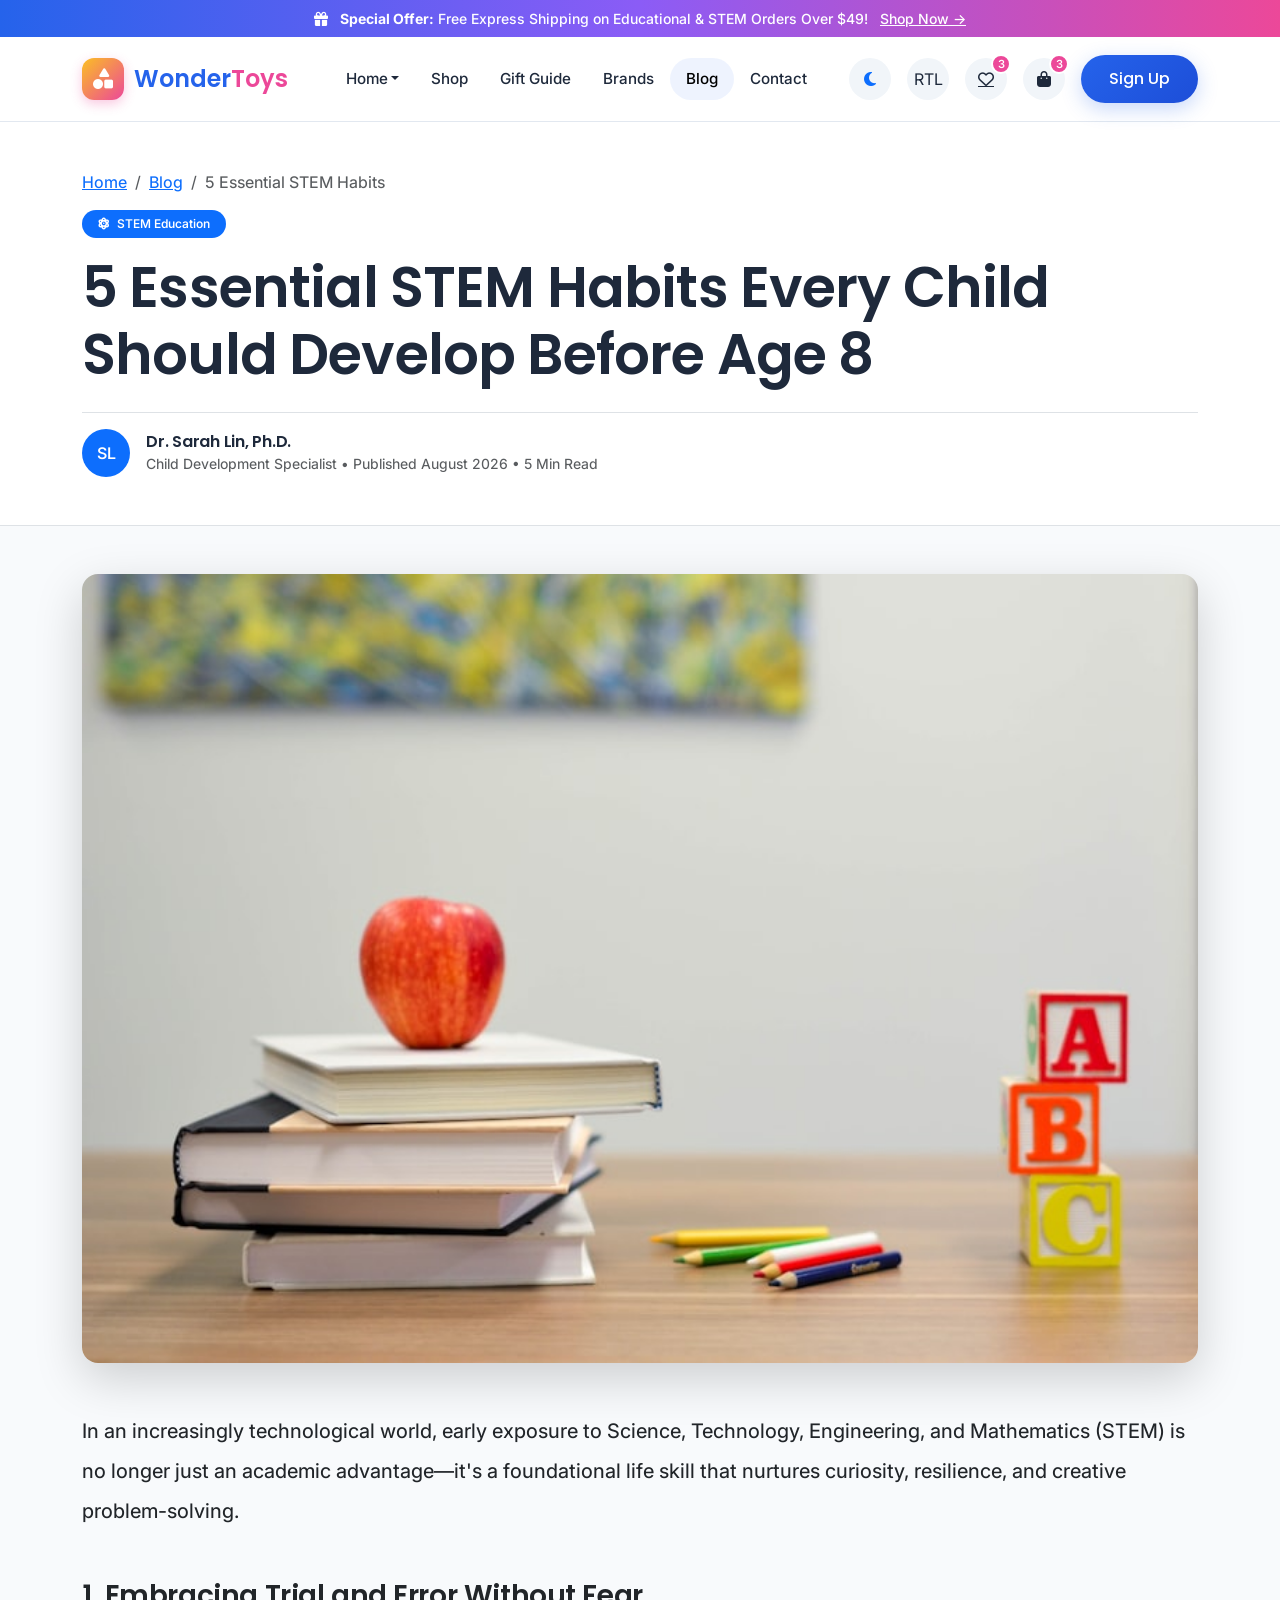
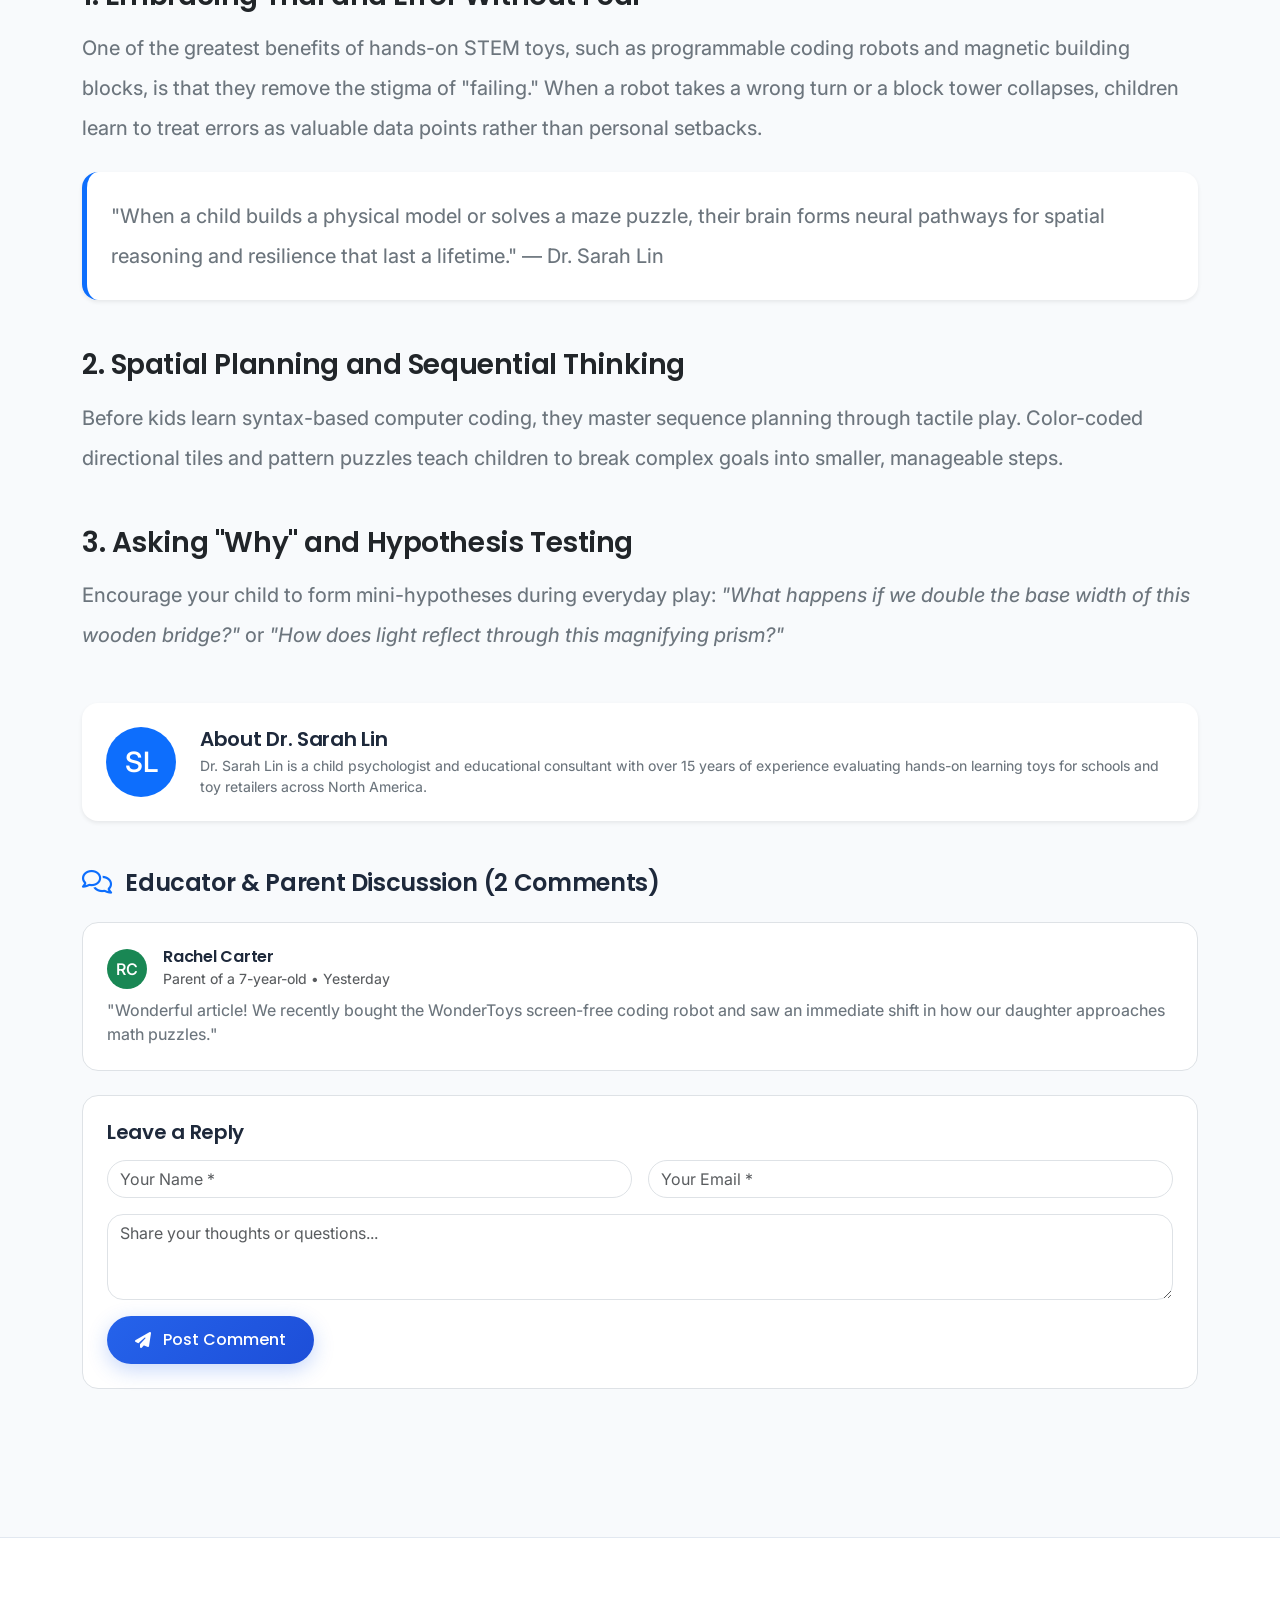
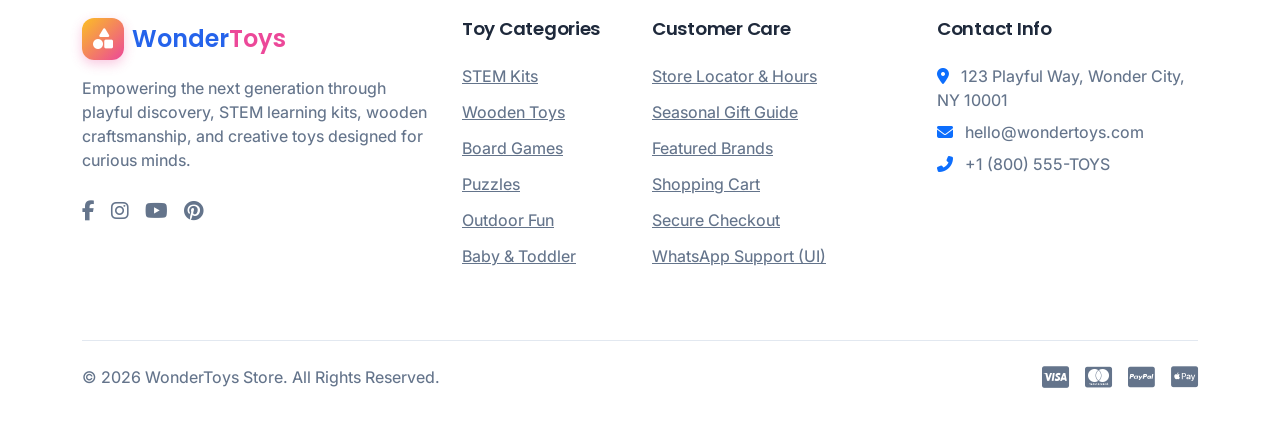
<file: blog-details.html>
<!DOCTYPE html>
<html lang="en" data-theme="light">
<head>
  <meta charset="UTF-8">
  <meta name="viewport" content="width=device-width, initial-scale=1.0">
  <title>5 Essential STEM Habits Every Child Should Develop Before Age 8 - WonderToys Blog</title>
  <meta name="description" content="Learn how hands-on coding bots, 3D puzzles, and spatial building blocks nurture critical thinking skills in young children.">
  <meta name="keywords" content="STEM habits kids, early childhood coding, STEM toys 6-8 years, child development guide">
  
  <!-- Favicon -->
  <link rel="icon" type="image/svg+xml" href="assets/images/favicon.svg">
  
  <link rel="stylesheet" href="assets/css/bootstrap.min.css">
  <link rel="stylesheet" href="assets/css/style.css">
  <link rel="stylesheet" href="assets/css/dark.css">
  <link rel="stylesheet" href="assets/css/rtl.css">
  <link rel="stylesheet" href="assets/css/animations.css">
  <link rel="stylesheet" href="https://cdnjs.cloudflare.com/ajax/libs/font-awesome/6.4.0/css/all.min.css">
</head>
<body>

  <!-- Top Announcement Bar -->
  <div class="top-bar text-center">
    <div class="container">
      <i class="fas fa-gift me-2"></i> <strong>Special Offer:</strong> Free Express Shipping on Educational & STEM Orders Over $49! <a href="shop.html" class="ms-2">Shop Now &rarr;</a>
    </div>
  </div>

  <!-- Main Navigation Header -->
  <header class="header-sticky">
    <nav class="navbar navbar-expand-xl py-3">
      <div class="container">
        <a class="navbar-brand" href="index.html">
          <div class="brand-icon"><i class="fas fa-shapes"></i></div>
          <span>Wonder<span style="color:var(--secondary-color);">Toys</span></span>
        </a>

        <button class="navbar-toggler border-0" type="button" data-bs-toggle="collapse" data-bs-target="#navbarMain" aria-controls="navbarMain" aria-expanded="false" aria-label="Toggle navigation">
          <i class="fas fa-bars fa-lg text-primary"></i>
        </button>

        <div class="collapse navbar-collapse" id="navbarMain">
          <ul class="navbar-menu navbar-nav mx-auto mb-2 mb-lg-0">
            <li class="nav-item dropdown">
              <a class="nav-link dropdown-toggle" href="#" role="button" data-bs-toggle="dropdown" aria-expanded="false">Home</a>
              <ul class="dropdown-menu">
                <li><a class="dropdown-item" href="index.html">Home 1 - Playful Retail</a></li>
                <li><a class="dropdown-item" href="home-2.html">Home 2 - Educational Boutique</a></li>
              </ul>
            </li>
            <li class="nav-item"><a class="nav-link" href="shop.html">Shop</a></li>
            <li class="nav-item"><a class="nav-link" href="gift-guide.html">Gift Guide</a></li>
            <li class="nav-item"><a class="nav-link" href="featured-brands.html">Brands</a></li>
            <li class="nav-item"><a class="nav-link active" href="blog.html">Blog</a></li>
            <li class="nav-item"><a class="nav-link" href="contact.html">Contact</a></li>
            <li class="nav-item d-xl-none mt-2 pt-2 border-top">
              <a href="signup.html" class="btn btn-toy-primary w-100 text-center"><i class="fas fa-user-plus me-1"></i> Sign Up</a>
            </li>
          </ul>

          <div class="d-flex align-items-center gap-3">
            <button class="header-action-btn theme-toggle-btn" title="Toggle Theme">
              <i class="fas fa-moon text-primary"></i>
            </button>
            <button class="header-action-btn rtl-toggle-btn" title="Toggle RTL/LTR Layout" onclick="toggleRTL()">RTL</button>
            <a href="wishlist.html" class="header-action-btn" title="Wishlist">
              <i class="far fa-heart"></i>
              <span class="badge-count wishlist-badge-count">0</span>
            </a>
            <a href="cart.html" class="header-action-btn" title="Shopping Cart">
              <i class="fas fa-shopping-bag"></i>
              <span class="badge-count cart-badge-count">0</span>
            </a>
            <a href="signup.html" class="btn btn-toy-primary d-none d-xl-inline-flex">Sign Up</a>
          </div>
        </div>
      </div>
    </nav>
  </header>

  <!-- Article Banner -->
  <section class="py-5 bg-white border-bottom">
    <div class="container max-w-4xl">
      <nav aria-label="breadcrumb">
        <ol class="breadcrumb mb-3">
          <li class="breadcrumb-item"><a href="index.html">Home</a></li>
          <li class="breadcrumb-item"><a href="blog.html">Blog</a></li>
          <li class="breadcrumb-item active">5 Essential STEM Habits</li>
        </ol>
      </nav>

      <span class="badge bg-primary rounded-pill px-3 py-2 fw-bold mb-3"><i class="fas fa-atom me-1"></i> STEM Education</span>
      <h1 class="display-4 fw-bold mb-4">5 Essential STEM Habits Every Child Should Develop Before Age 8</h1>

      <div class="d-flex align-items-center gap-3 pt-3 border-top">
        <div class="bg-primary text-white rounded-circle d-flex align-items-center justify-content-center fw-bold" style="width:48px; height:48px;">SL</div>
        <div>
          <h6 class="mb-0 fw-bold">Dr. Sarah Lin, Ph.D.</h6>
          <small class="text-muted">Child Development Specialist • Published August 2026 • 5 Min Read</small>
        </div>
      </div>
    </div>
  </section>

  <!-- Article Body -->
  <section class="py-5">
    <div class="container max-w-4xl">
      <img src="assets/images/blog/blog-1.jpg" alt="STEM Habits Article Banner" class="img-fluid rounded-4 shadow-lg mb-5 w-100">

      <article class="lh-lg fs-5 text-secondary">
        <p class="lead text-dark fw-medium mb-4">In an increasingly technological world, early exposure to Science, Technology, Engineering, and Mathematics (STEM) is no longer just an academic advantage—it's a foundational life skill that nurtures curiosity, resilience, and creative problem-solving.</p>

        <h3 class="fw-bold text-dark mt-5 mb-3">1. Embracing Trial and Error Without Fear</h3>
        <p>One of the greatest benefits of hands-on STEM toys, such as programmable coding robots and magnetic building blocks, is that they remove the stigma of "failing." When a robot takes a wrong turn or a block tower collapses, children learn to treat errors as valuable data points rather than personal setbacks.</p>

        <blockquote class="p-4 my-4 rounded-4 border-start border-5 border-primary bg-white shadow-sm font-italic">
          "When a child builds a physical model or solves a maze puzzle, their brain forms neural pathways for spatial reasoning and resilience that last a lifetime." — Dr. Sarah Lin
        </blockquote>

        <h3 class="fw-bold text-dark mt-5 mb-3">2. Spatial Planning and Sequential Thinking</h3>
        <p>Before kids learn syntax-based computer coding, they master sequence planning through tactile play. Color-coded directional tiles and pattern puzzles teach children to break complex goals into smaller, manageable steps.</p>

        <h3 class="fw-bold text-dark mt-5 mb-3">3. Asking "Why" and Hypothesis Testing</h3>
        <p>Encourage your child to form mini-hypotheses during everyday play: <em>"What happens if we double the base width of this wooden bridge?"</em> or <em>"How does light reflect through this magnifying prism?"</em></p>
      </article>

      <!-- Author Bio Box -->
      <div class="card border-0 shadow-sm rounded-4 p-4 my-5 bg-white">
        <div class="d-flex align-items-center gap-4">
          <div class="bg-primary text-white rounded-circle d-flex align-items-center justify-content-center fw-bold fs-3" style="width:70px; height:70px; flex-shrink:0;">SL</div>
          <div>
            <h5 class="fw-bold mb-1">About Dr. Sarah Lin</h5>
            <p class="text-secondary small mb-0">Dr. Sarah Lin is a child psychologist and educational consultant with over 15 years of experience evaluating hands-on learning toys for schools and toy retailers across North America.</p>
          </div>
        </div>
      </div>

      <!-- Comments Section -->
      <div class="mt-5">
        <h4 class="fw-bold mb-4"><i class="far fa-comments text-primary me-2"></i> Educator & Parent Discussion (2 Comments)</h4>
        
        <div class="mb-4 p-4 rounded-4 bg-white border">
          <div class="d-flex align-items-center gap-3 mb-2">
            <div class="bg-success text-white rounded-circle d-flex align-items-center justify-content-center fw-bold" style="width:40px; height:40px;">RC</div>
            <div>
              <h6 class="mb-0 fw-bold">Rachel Carter</h6>
              <small class="text-muted">Parent of a 7-year-old • Yesterday</small>
            </div>
          </div>
          <p class="text-secondary mb-0">"Wonderful article! We recently bought the WonderToys screen-free coding robot and saw an immediate shift in how our daughter approaches math puzzles."</p>
        </div>

        <!-- Add Comment Form -->
        <div class="p-4 rounded-4 bg-white border">
          <h5 class="fw-bold mb-3">Leave a Reply</h5>
          <form onsubmit="event.preventDefault(); showToast('Comment submitted for moderation!', 'success'); this.reset();">
            <div class="row g-3">
              <div class="col-md-6">
                <input type="text" class="form-control rounded-pill" placeholder="Your Name *" required>
              </div>
              <div class="col-md-6">
                <input type="email" class="form-control rounded-pill" placeholder="Your Email *" required>
              </div>
              <div class="col-12">
                <textarea class="form-control rounded-4" rows="3" placeholder="Share your thoughts or questions..." required></textarea>
              </div>
              <div class="col-12">
                <button type="submit" class="btn btn-toy-primary rounded-pill"><i class="fas fa-paper-plane me-1"></i> Post Comment</button>
              </div>
            </div>
          </form>
        </div>
      </div>

    </div>
  </section>

  <!-- Footer -->
  <footer class="footer">
    <div class="container">
      <div class="row g-4">
        <!-- Col 1: Store Story -->
        <div class="col-lg-4 col-md-6">
          <a class="navbar-brand mb-3 d-inline-flex align-items-center gap-2" href="index.html">
            <div class="brand-icon"><i class="fas fa-shapes"></i></div>
            <span>Wonder<span style="color:var(--secondary-color);">Toys</span></span>
          </a>
          <p class="text-muted mb-4">Empowering the next generation through playful discovery, STEM learning kits, wooden craftsmanship, and creative toys designed for curious minds.</p>
          <div class="d-flex gap-3 fs-5">
            <a href="#" class="text-muted hover-text-white"><i class="fab fa-facebook-f"></i></a>
            <a href="#" class="text-muted hover-text-white"><i class="fab fa-instagram"></i></a>
            <a href="#" class="text-muted hover-text-white"><i class="fab fa-youtube"></i></a>
            <a href="#" class="text-muted hover-text-white"><i class="fab fa-pinterest"></i></a>
          </div>
        </div>

        <!-- Col 2: Categories -->
        <div class="col-lg-2 col-md-6">
          <h5>Toy Categories</h5>
          <ul class="footer-links">
            <li><a href="shop.html?cat=stem">STEM Kits</a></li>
            <li><a href="shop.html?cat=wooden">Wooden Toys</a></li>
            <li><a href="shop.html?cat=board-games">Board Games</a></li>
            <li><a href="shop.html?cat=puzzles">Puzzles</a></li>
            <li><a href="shop.html?cat=outdoor">Outdoor Fun</a></li>
            <li><a href="shop.html?cat=baby">Baby & Toddler</a></li>
          </ul>
        </div>

        <!-- Col 3: Customer Support -->
        <div class="col-lg-3 col-md-6">
          <h5>Customer Care</h5>
          <ul class="footer-links">
            <li><a href="contact.html">Store Locator & Hours</a></li>
            <li><a href="gift-guide.html">Seasonal Gift Guide</a></li>
            <li><a href="featured-brands.html">Featured Brands</a></li>
            <li><a href="cart.html">Shopping Cart</a></li>
            <li><a href="checkout.html">Secure Checkout</a></li>
            <li><a href="contact.html">WhatsApp Support (UI)</a></li>
          </ul>
        </div>

        <!-- Col 4: Contact Info -->
        <div class="col-lg-3 col-md-6">
          <h5>Contact Info</h5>
          <p class="text-muted mb-2"><i class="fas fa-map-marker-alt text-primary me-2"></i> 123 Playful Way, Wonder City, NY 10001</p>
          <p class="text-muted mb-2"><i class="fas fa-envelope text-primary me-2"></i> hello@wondertoys.com</p>
          <p class="text-muted mb-3"><i class="fas fa-phone-alt text-primary me-2"></i> +1 (800) 555-TOYS</p>
        </div>
      </div>

      <div class="footer-bottom text-center text-md-between d-flex flex-column flex-md-row align-items-center justify-content-between">
        <p class="mb-0 text-muted">&copy; 2026 WonderToys Store. All Rights Reserved.</p>
        <div class="d-flex gap-3 text-muted fs-4 mt-3 mt-md-0">
          <i class="fab fa-cc-visa"></i>
          <i class="fab fa-cc-mastercard"></i>
          <i class="fab fa-cc-paypal"></i>
          <i class="fab fa-cc-apple-pay"></i>
        </div>
      </div>
    </div>
  </footer>

  <script src="https://cdn.jsdelivr.net/npm/bootstrap@5.3.2/dist/js/bootstrap.bundle.min.js"></script>
  <script src="assets/js/theme-toggle.js"></script>
  <script src="assets/js/rtl-toggle.js"></script>
  <script src="assets/js/main.js"></script>
</body>
</html>
</file>
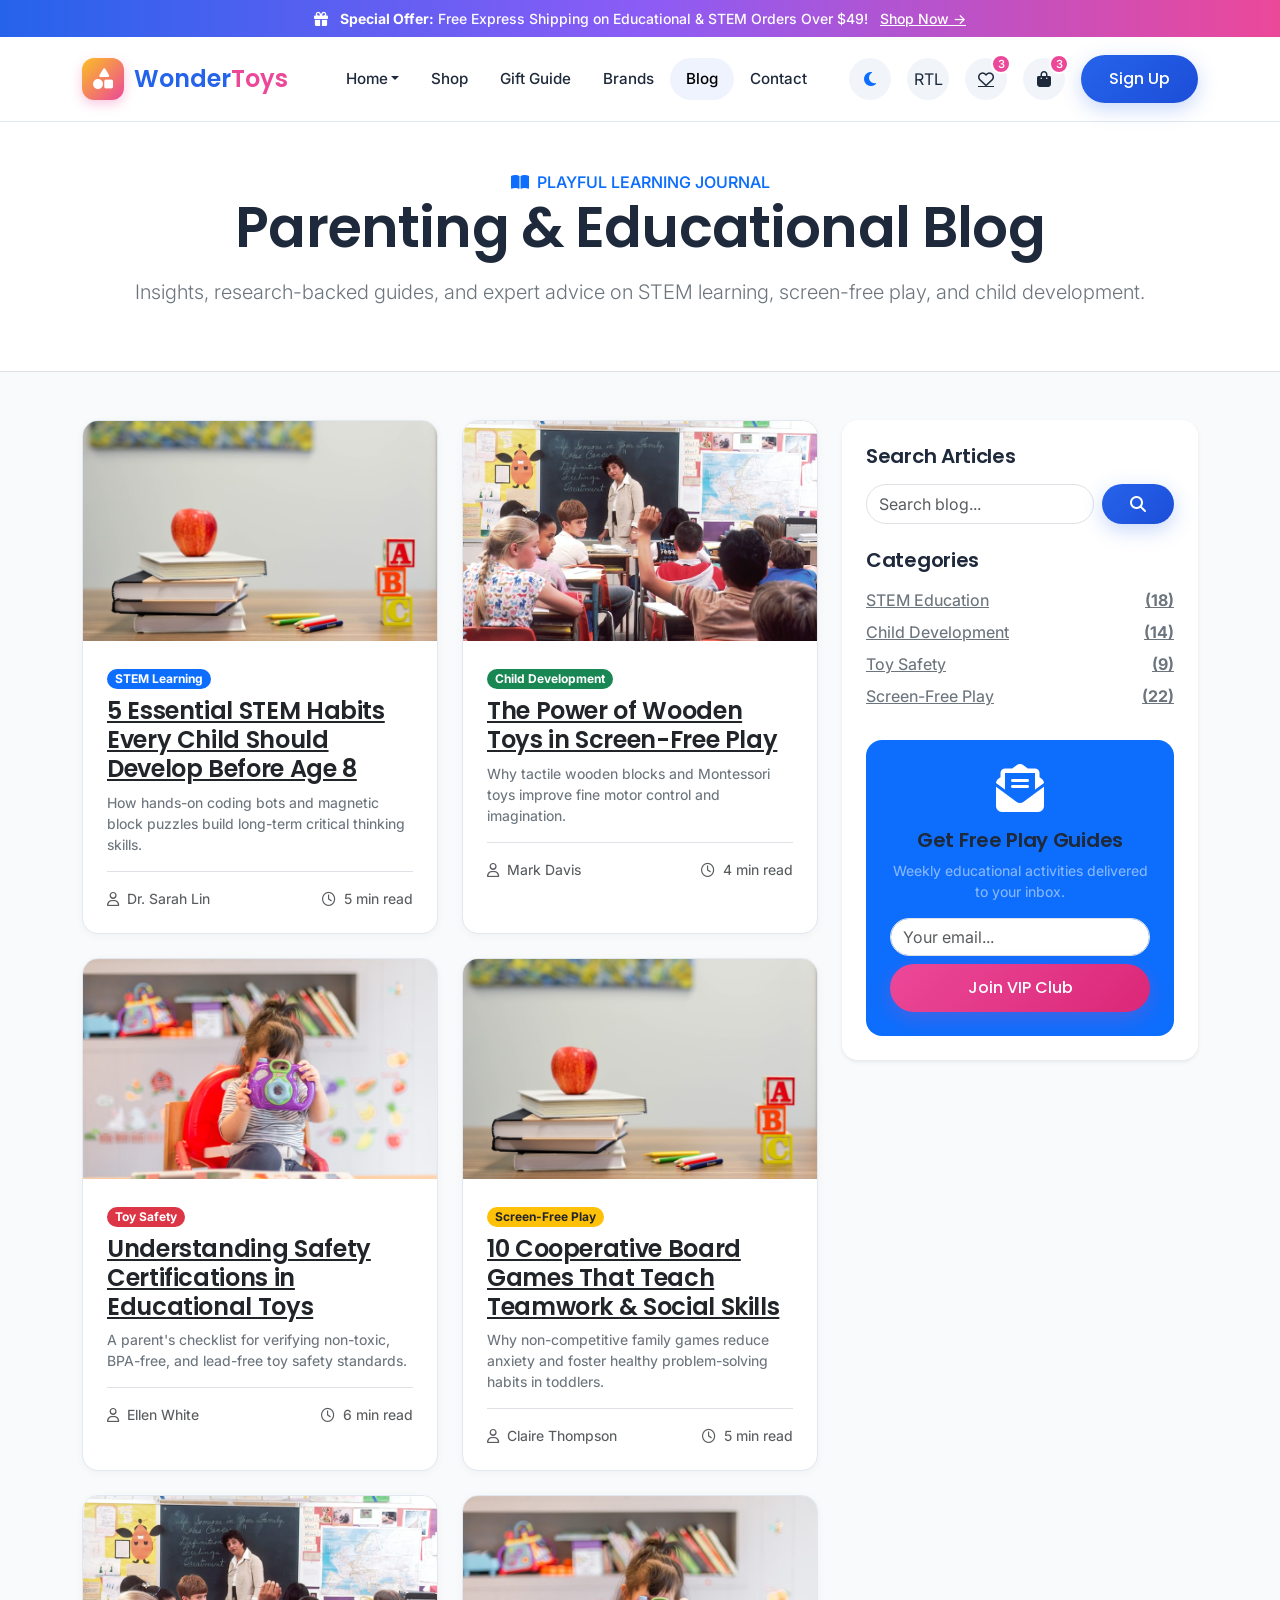
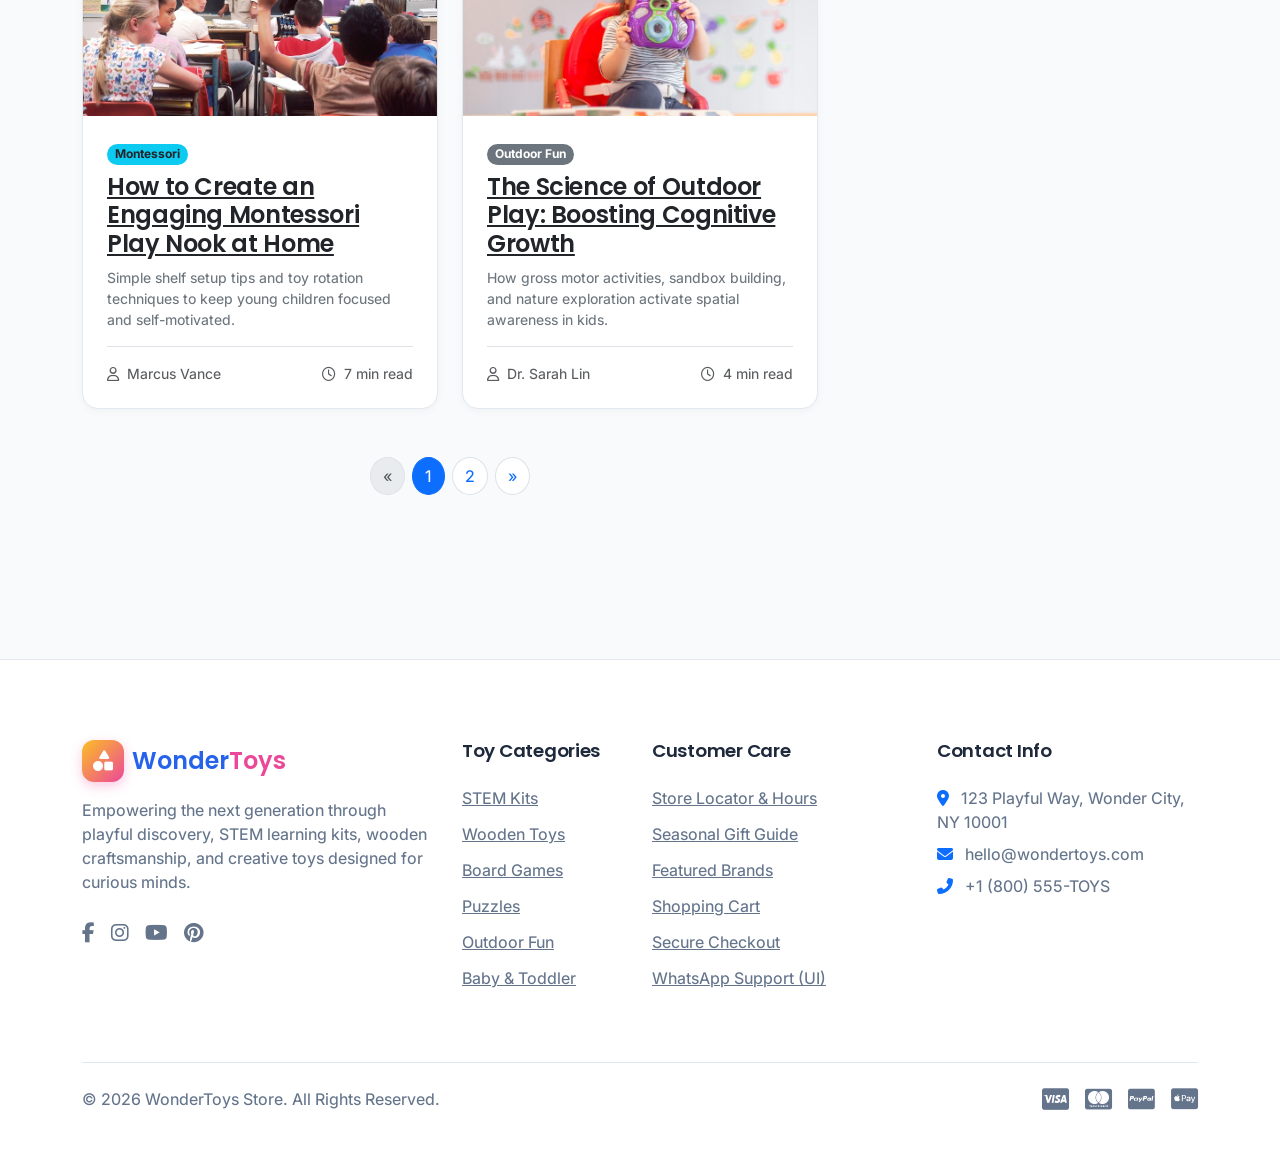
<file: blog.html>
<!DOCTYPE html>
<html lang="en" data-theme="light">
<head>
  <meta charset="UTF-8">
  <meta name="viewport" content="width=device-width, initial-scale=1.0">
  <title>Parenting & Education Blog - WonderToys</title>
  <meta name="description" content="Expert parenting advice, STEM learning guides, toy safety tips, and child development articles from child psychologists and educators.">
  <meta name="keywords" content="parenting blog, STEM education articles, child development, screen free play, toy safety guide">
  
  <!-- Favicon -->
  <link rel="icon" type="image/svg+xml" href="assets/images/favicon.svg">
  
  <link rel="stylesheet" href="assets/css/bootstrap.min.css">
  <link rel="stylesheet" href="assets/css/style.css">
  <link rel="stylesheet" href="assets/css/dark.css">
  <link rel="stylesheet" href="assets/css/rtl.css">
  <link rel="stylesheet" href="assets/css/animations.css">
  <link rel="stylesheet" href="https://cdnjs.cloudflare.com/ajax/libs/font-awesome/6.4.0/css/all.min.css">
</head>
<body>

  <!-- Top Announcement Bar -->
  <div class="top-bar text-center">
    <div class="container">
      <i class="fas fa-gift me-2"></i> <strong>Special Offer:</strong> Free Express Shipping on Educational & STEM Orders Over $49! <a href="shop.html" class="ms-2">Shop Now &rarr;</a>
    </div>
  </div>

  <!-- Main Navigation Header -->
  <header class="header-sticky">
    <nav class="navbar navbar-expand-xl py-3">
      <div class="container">
        <a class="navbar-brand" href="index.html">
          <div class="brand-icon"><i class="fas fa-shapes"></i></div>
          <span>Wonder<span style="color:var(--secondary-color);">Toys</span></span>
        </a>

        <button class="navbar-toggler border-0" type="button" data-bs-toggle="collapse" data-bs-target="#navbarMain" aria-controls="navbarMain" aria-expanded="false" aria-label="Toggle navigation">
          <i class="fas fa-bars fa-lg text-primary"></i>
        </button>

        <div class="collapse navbar-collapse" id="navbarMain">
          <ul class="navbar-menu navbar-nav mx-auto mb-2 mb-lg-0">
            <li class="nav-item dropdown">
              <a class="nav-link dropdown-toggle" href="#" role="button" data-bs-toggle="dropdown" aria-expanded="false">Home</a>
              <ul class="dropdown-menu">
                <li><a class="dropdown-item" href="index.html">Home 1 - Playful Retail</a></li>
                <li><a class="dropdown-item" href="home-2.html">Home 2 - Educational Boutique</a></li>
              </ul>
            </li>
            <li class="nav-item"><a class="nav-link" href="shop.html">Shop</a></li>
            <li class="nav-item"><a class="nav-link" href="gift-guide.html">Gift Guide</a></li>
            <li class="nav-item"><a class="nav-link" href="featured-brands.html">Brands</a></li>
            <li class="nav-item"><a class="nav-link active" href="blog.html">Blog</a></li>
            <li class="nav-item"><a class="nav-link" href="contact.html">Contact</a></li>
            <li class="nav-item d-xl-none mt-2 pt-2 border-top">
              <a href="signup.html" class="btn btn-toy-primary w-100 text-center"><i class="fas fa-user-plus me-1"></i> Sign Up</a>
            </li>
          </ul>

          <div class="d-flex align-items-center gap-3">
            <button class="header-action-btn theme-toggle-btn" title="Toggle Theme">
              <i class="fas fa-moon text-primary"></i>
            </button>
            <button class="header-action-btn rtl-toggle-btn" title="Toggle RTL/LTR Layout" onclick="toggleRTL()">RTL</button>
            <a href="wishlist.html" class="header-action-btn" title="Wishlist">
              <i class="far fa-heart"></i>
              <span class="badge-count wishlist-badge-count">0</span>
            </a>
            <a href="cart.html" class="header-action-btn" title="Shopping Cart">
              <i class="fas fa-shopping-bag"></i>
              <span class="badge-count cart-badge-count">0</span>
            </a>
            <a href="signup.html" class="btn btn-toy-primary d-none d-xl-inline-flex">Sign Up</a>
          </div>
        </div>
      </div>
    </nav>
  </header>

  <!-- Page Banner -->
  <section class="py-5 bg-white border-bottom text-center">
    <div class="container">
      <span class="text-primary fw-bold text-uppercase"><i class="fas fa-book-open me-1"></i> Playful Learning Journal</span>
      <h1 class="display-4 fw-bold mb-3">Parenting & Educational Blog</h1>
      <p class="lead text-secondary max-w-2xl mx-auto">Insights, research-backed guides, and expert advice on STEM learning, screen-free play, and child development.</p>
    </div>
  </section>

  <!-- Blog Main -->
  <section class="py-5">
    <div class="container">
      <div class="row g-4">

        <!-- Articles Grid Column -->
        <div class="col-lg-8">
          <div class="row g-4">

            <!-- Article 1 -->
            <div class="col-md-6">
              <div class="blog-card hover-lift">
                <img src="assets/images/blog/blog-1.jpg" alt="STEM Learning Habits" class="blog-card-img">
                <div class="p-4">
                  <span class="badge bg-primary rounded-pill mb-2">STEM Learning</span>
                  <h4 class="fw-bold mb-2"><a href="blog-details.html" class="text-dark hover-text-primary">5 Essential STEM Habits Every Child Should Develop Before Age 8</a></h4>
                  <p class="text-secondary small mb-3">How hands-on coding bots and magnetic block puzzles build long-term critical thinking skills.</p>
                  <div class="d-flex align-items-center justify-content-between text-muted small pt-3 border-top">
                    <span><i class="far fa-user me-1"></i> Dr. Sarah Lin</span>
                    <span><i class="far fa-clock me-1"></i> 5 min read</span>
                  </div>
                </div>
              </div>
            </div>

            <!-- Article 2 -->
            <div class="col-md-6">
              <div class="blog-card hover-lift">
                <img src="assets/images/blog/blog-2.jpg" alt="Screen Free Play" class="blog-card-img">
                <div class="p-4">
                  <span class="badge bg-success rounded-pill mb-2">Child Development</span>
                  <h4 class="fw-bold mb-2"><a href="blog-details.html" class="text-dark hover-text-primary">The Power of Wooden Toys in Screen-Free Play</a></h4>
                  <p class="text-secondary small mb-3">Why tactile wooden blocks and Montessori toys improve fine motor control and imagination.</p>
                  <div class="d-flex align-items-center justify-content-between text-muted small pt-3 border-top">
                    <span><i class="far fa-user me-1"></i> Mark Davis</span>
                    <span><i class="far fa-clock me-1"></i> 4 min read</span>
                  </div>
                </div>
              </div>
            </div>

            <!-- Article 3 -->
            <div class="col-md-6">
              <div class="blog-card hover-lift">
                <img src="assets/images/blog/blog-3.jpg" alt="Toy Safety Guide" class="blog-card-img">
                <div class="p-4">
                  <span class="badge bg-danger rounded-pill mb-2">Toy Safety</span>
                  <h4 class="fw-bold mb-2"><a href="blog-details.html" class="text-dark hover-text-primary">Understanding Safety Certifications in Educational Toys</a></h4>
                  <p class="text-secondary small mb-3">A parent's checklist for verifying non-toxic, BPA-free, and lead-free toy safety standards.</p>
                  <div class="d-flex align-items-center justify-content-between text-muted small pt-3 border-top">
                    <span><i class="far fa-user me-1"></i> Ellen White</span>
                    <span><i class="far fa-clock me-1"></i> 6 min read</span>
                  </div>
                </div>
              </div>
            </div>

            <!-- Article 4 -->
            <div class="col-md-6">
              <div class="blog-card hover-lift">
                <img src="assets/images/blog/blog-1.jpg" alt="Cooperative Board Games" class="blog-card-img">
                <div class="p-4">
                  <span class="badge bg-warning text-dark rounded-pill mb-2">Screen-Free Play</span>
                  <h4 class="fw-bold mb-2"><a href="blog-details.html" class="text-dark hover-text-primary">10 Cooperative Board Games That Teach Teamwork & Social Skills</a></h4>
                  <p class="text-secondary small mb-3">Why non-competitive family games reduce anxiety and foster healthy problem-solving habits in toddlers.</p>
                  <div class="d-flex align-items-center justify-content-between text-muted small pt-3 border-top">
                    <span><i class="far fa-user me-1"></i> Claire Thompson</span>
                    <span><i class="far fa-clock me-1"></i> 5 min read</span>
                  </div>
                </div>
              </div>
            </div>

            <!-- Article 5 -->
            <div class="col-md-6">
              <div class="blog-card hover-lift">
                <img src="assets/images/blog/blog-2.jpg" alt="Montessori Play Nook" class="blog-card-img">
                <div class="p-4">
                  <span class="badge bg-info text-dark rounded-pill mb-2">Montessori</span>
                  <h4 class="fw-bold mb-2"><a href="blog-details.html" class="text-dark hover-text-primary">How to Create an Engaging Montessori Play Nook at Home</a></h4>
                  <p class="text-secondary small mb-3">Simple shelf setup tips and toy rotation techniques to keep young children focused and self-motivated.</p>
                  <div class="d-flex align-items-center justify-content-between text-muted small pt-3 border-top">
                    <span><i class="far fa-user me-1"></i> Marcus Vance</span>
                    <span><i class="far fa-clock me-1"></i> 7 min read</span>
                  </div>
                </div>
              </div>
            </div>

            <!-- Article 6 -->
            <div class="col-md-6">
              <div class="blog-card hover-lift">
                <img src="assets/images/blog/blog-3.jpg" alt="Outdoor Cognitive Growth" class="blog-card-img">
                <div class="p-4">
                  <span class="badge bg-secondary rounded-pill mb-2">Outdoor Fun</span>
                  <h4 class="fw-bold mb-2"><a href="blog-details.html" class="text-dark hover-text-primary">The Science of Outdoor Play: Boosting Cognitive Growth</a></h4>
                  <p class="text-secondary small mb-3">How gross motor activities, sandbox building, and nature exploration activate spatial awareness in kids.</p>
                  <div class="d-flex align-items-center justify-content-between text-muted small pt-3 border-top">
                    <span><i class="far fa-user me-1"></i> Dr. Sarah Lin</span>
                    <span><i class="far fa-clock me-1"></i> 4 min read</span>
                  </div>
                </div>
              </div>
            </div>

          </div>

          <!-- Pagination -->
          <nav class="mt-5" aria-label="Blog pagination">
            <ul class="pagination justify-content-center">
              <li class="page-item disabled"><a class="page-link rounded-circle me-2" href="#">&laquo;</a></li>
              <li class="page-item active"><a class="page-link rounded-circle me-2" href="#">1</a></li>
              <li class="page-item"><a class="page-link rounded-circle me-2" href="#">2</a></li>
              <li class="page-item"><a class="page-link rounded-circle" href="#">&raquo;</a></li>
            </ul>
          </nav>
        </div>

        <!-- Sidebar Column -->
        <div class="col-lg-4">
          <div class="card border-0 shadow-sm rounded-4 p-4 sticky-top" style="top: 100px;">
            <h5 class="fw-bold mb-3">Search Articles</h5>
            <form class="d-flex gap-2 mb-4" onsubmit="event.preventDefault();">
              <input type="text" class="form-control rounded-pill" placeholder="Search blog...">
              <button class="btn btn-toy-primary rounded-pill"><i class="fas fa-search"></i></button>
            </form>

            <h5 class="fw-bold mb-3">Categories</h5>
            <ul class="list-unstyled mb-4">
              <li class="mb-2"><a href="#" class="text-secondary d-flex justify-content-between"><span>STEM Education</span> <strong>(18)</strong></a></li>
              <li class="mb-2"><a href="#" class="text-secondary d-flex justify-content-between"><span>Child Development</span> <strong>(14)</strong></a></li>
              <li class="mb-2"><a href="#" class="text-secondary d-flex justify-content-between"><span>Toy Safety</span> <strong>(9)</strong></a></li>
              <li class="mb-2"><a href="#" class="text-secondary d-flex justify-content-between"><span>Screen-Free Play</span> <strong>(22)</strong></a></li>
            </ul>

            <div class="p-4 rounded-4 bg-primary text-white text-center">
              <i class="fas fa-envelope-open-text fa-3x mb-3"></i>
              <h5 class="fw-bold mb-2">Get Free Play Guides</h5>
              <p class="small text-white-50 mb-3">Weekly educational activities delivered to your inbox.</p>
              <form class="newsletter-form">
                <input type="email" class="form-control rounded-pill mb-2" placeholder="Your email..." required>
                <button type="submit" class="btn btn-toy-secondary w-100 rounded-pill">Join VIP Club</button>
              </form>
            </div>
          </div>
        </div>

      </div>
    </div>
  </section>

  <!-- Footer -->
  <footer class="footer">
    <div class="container">
      <div class="row g-4">
        <!-- Col 1: Store Story -->
        <div class="col-lg-4 col-md-6">
          <a class="navbar-brand mb-3 d-inline-flex align-items-center gap-2" href="index.html">
            <div class="brand-icon"><i class="fas fa-shapes"></i></div>
            <span>Wonder<span style="color:var(--secondary-color);">Toys</span></span>
          </a>
          <p class="text-muted mb-4">Empowering the next generation through playful discovery, STEM learning kits, wooden craftsmanship, and creative toys designed for curious minds.</p>
          <div class="d-flex gap-3 fs-5">
            <a href="#" class="text-muted hover-text-white"><i class="fab fa-facebook-f"></i></a>
            <a href="#" class="text-muted hover-text-white"><i class="fab fa-instagram"></i></a>
            <a href="#" class="text-muted hover-text-white"><i class="fab fa-youtube"></i></a>
            <a href="#" class="text-muted hover-text-white"><i class="fab fa-pinterest"></i></a>
          </div>
        </div>

        <!-- Col 2: Categories -->
        <div class="col-lg-2 col-md-6">
          <h5>Toy Categories</h5>
          <ul class="footer-links">
            <li><a href="shop.html?cat=stem">STEM Kits</a></li>
            <li><a href="shop.html?cat=wooden">Wooden Toys</a></li>
            <li><a href="shop.html?cat=board-games">Board Games</a></li>
            <li><a href="shop.html?cat=puzzles">Puzzles</a></li>
            <li><a href="shop.html?cat=outdoor">Outdoor Fun</a></li>
            <li><a href="shop.html?cat=baby">Baby & Toddler</a></li>
          </ul>
        </div>

        <!-- Col 3: Customer Support -->
        <div class="col-lg-3 col-md-6">
          <h5>Customer Care</h5>
          <ul class="footer-links">
            <li><a href="contact.html">Store Locator & Hours</a></li>
            <li><a href="gift-guide.html">Seasonal Gift Guide</a></li>
            <li><a href="featured-brands.html">Featured Brands</a></li>
            <li><a href="cart.html">Shopping Cart</a></li>
            <li><a href="checkout.html">Secure Checkout</a></li>
            <li><a href="contact.html">WhatsApp Support (UI)</a></li>
          </ul>
        </div>

        <!-- Col 4: Contact Info -->
        <div class="col-lg-3 col-md-6">
          <h5>Contact Info</h5>
          <p class="text-muted mb-2"><i class="fas fa-map-marker-alt text-primary me-2"></i> 123 Playful Way, Wonder City, NY 10001</p>
          <p class="text-muted mb-2"><i class="fas fa-envelope text-primary me-2"></i> hello@wondertoys.com</p>
          <p class="text-muted mb-3"><i class="fas fa-phone-alt text-primary me-2"></i> +1 (800) 555-TOYS</p>
        </div>
      </div>

      <div class="footer-bottom text-center text-md-between d-flex flex-column flex-md-row align-items-center justify-content-between">
        <p class="mb-0 text-muted">&copy; 2026 WonderToys Store. All Rights Reserved.</p>
        <div class="d-flex gap-3 text-muted fs-4 mt-3 mt-md-0">
          <i class="fab fa-cc-visa"></i>
          <i class="fab fa-cc-mastercard"></i>
          <i class="fab fa-cc-paypal"></i>
          <i class="fab fa-cc-apple-pay"></i>
        </div>
      </div>
    </div>
  </footer>

  <script src="https://cdn.jsdelivr.net/npm/bootstrap@5.3.2/dist/js/bootstrap.bundle.min.js"></script>
  <script src="assets/js/theme-toggle.js"></script>
  <script src="assets/js/rtl-toggle.js"></script>
  <script src="assets/js/main.js"></script>
</body>
</html>
</file>
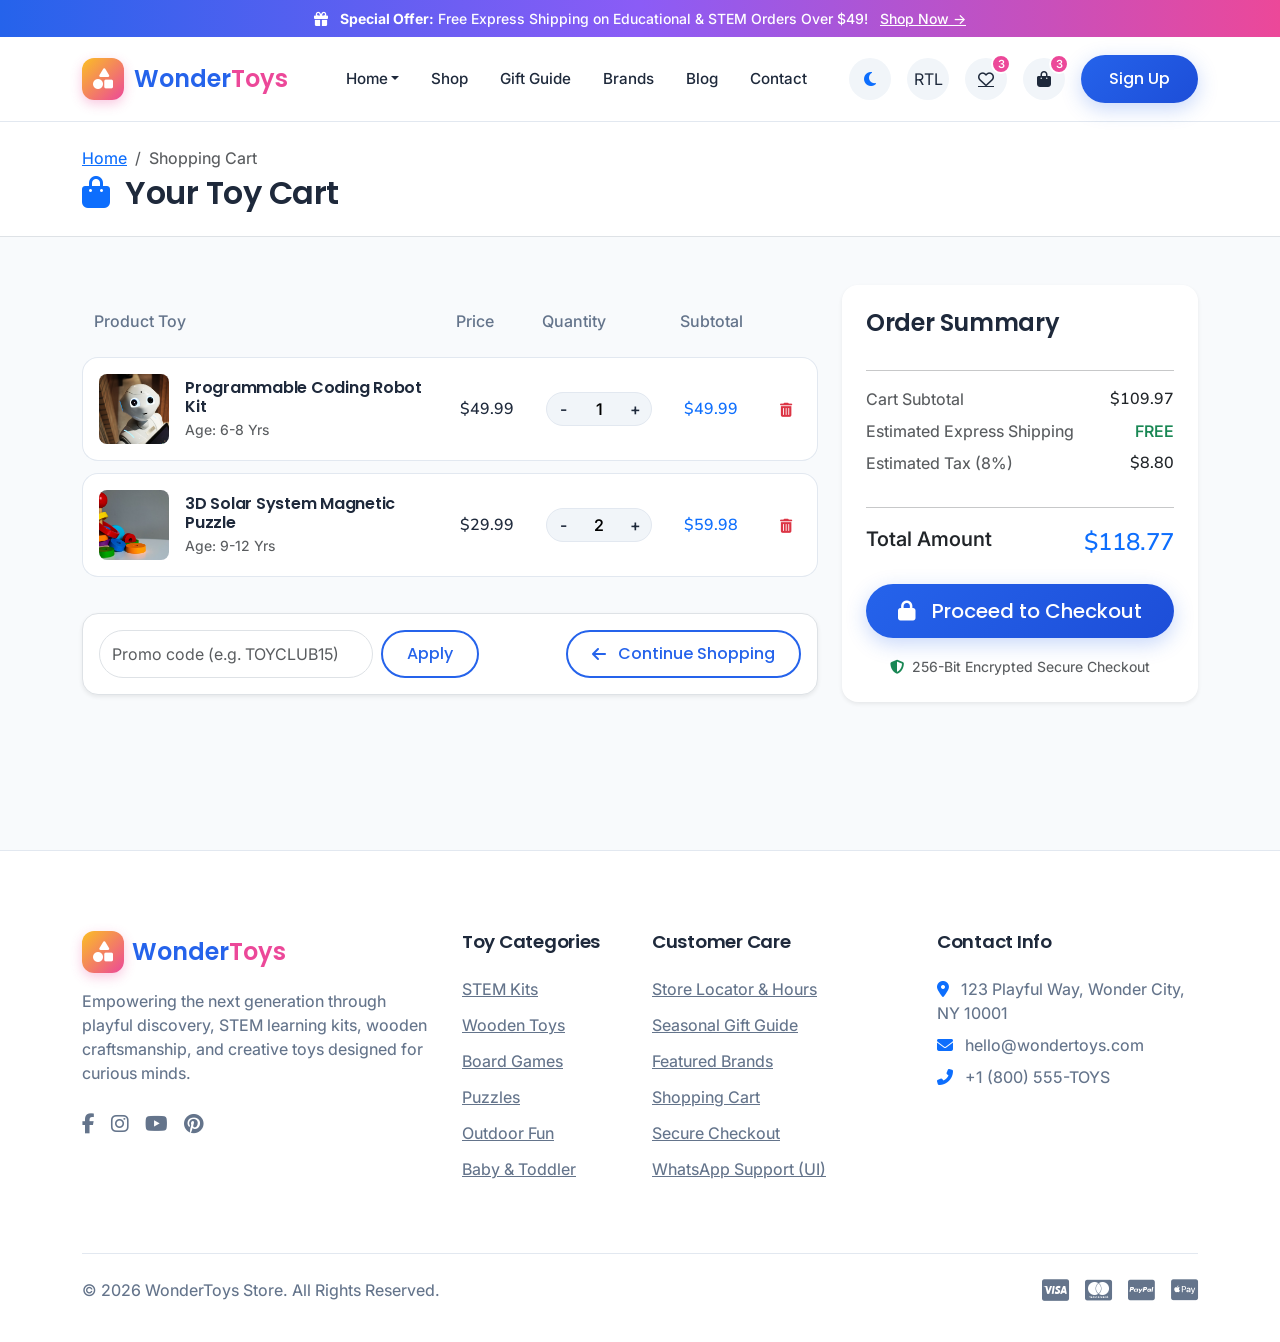
<file: cart.html>
<!DOCTYPE html>
<html lang="en" data-theme="light">
<head>
  <meta charset="UTF-8">
  <meta name="viewport" content="width=device-width, initial-scale=1.0">
  <title>Shopping Cart - WonderToys</title>
  <meta name="description" content="View your WonderToys shopping cart. Review selected STEM toys, wooden blocks, and proceed to checkout.">
  <meta name="keywords" content="toy store shopping cart, review order, buy toys online">
  
  <!-- Favicon -->
  <link rel="icon" type="image/svg+xml" href="assets/images/favicon.svg">
  
  <link rel="stylesheet" href="assets/css/bootstrap.min.css">
  <link rel="stylesheet" href="assets/css/style.css">
  <link rel="stylesheet" href="assets/css/dark.css">
  <link rel="stylesheet" href="assets/css/rtl.css">
  <link rel="stylesheet" href="assets/css/animations.css">
  <link rel="stylesheet" href="https://cdnjs.cloudflare.com/ajax/libs/font-awesome/6.4.0/css/all.min.css">
</head>
<body>

  <!-- Top Announcement Bar -->
  <div class="top-bar text-center">
    <div class="container">
      <i class="fas fa-gift me-2"></i> <strong>Special Offer:</strong> Free Express Shipping on Educational & STEM Orders Over $49! <a href="shop.html" class="ms-2">Shop Now &rarr;</a>
    </div>
  </div>

  <!-- Main Navigation Header -->
  <header class="header-sticky">
    <nav class="navbar navbar-expand-xl py-3">
      <div class="container">
        <a class="navbar-brand" href="index.html">
          <div class="brand-icon"><i class="fas fa-shapes"></i></div>
          <span>Wonder<span style="color:var(--secondary-color);">Toys</span></span>
        </a>

        <button class="navbar-toggler border-0" type="button" data-bs-toggle="collapse" data-bs-target="#navbarMain" aria-controls="navbarMain" aria-expanded="false" aria-label="Toggle navigation">
          <i class="fas fa-bars fa-lg text-primary"></i>
        </button>

        <div class="collapse navbar-collapse" id="navbarMain">
          <ul class="navbar-menu navbar-nav mx-auto mb-2 mb-lg-0">
            <li class="nav-item dropdown">
              <a class="nav-link dropdown-toggle" href="#" role="button" data-bs-toggle="dropdown" aria-expanded="false">Home</a>
              <ul class="dropdown-menu">
                <li><a class="dropdown-item" href="index.html">Home 1 - Playful Retail</a></li>
                <li><a class="dropdown-item" href="home-2.html">Home 2 - Educational Boutique</a></li>
              </ul>
            </li>
            <li class="nav-item"><a class="nav-link" href="shop.html">Shop</a></li>
            <li class="nav-item"><a class="nav-link" href="gift-guide.html">Gift Guide</a></li>
            <li class="nav-item"><a class="nav-link" href="featured-brands.html">Brands</a></li>
            <li class="nav-item"><a class="nav-link" href="blog.html">Blog</a></li>
            <li class="nav-item"><a class="nav-link" href="contact.html">Contact</a></li>
            <li class="nav-item d-xl-none mt-2 pt-2 border-top">
              <a href="signup.html" class="btn btn-toy-primary w-100 text-center"><i class="fas fa-user-plus me-1"></i> Sign Up</a>
            </li>
          </ul>

          <div class="d-flex align-items-center gap-3">
            <button class="header-action-btn theme-toggle-btn" title="Toggle Theme">
              <i class="fas fa-moon text-primary"></i>
            </button>
            <button class="header-action-btn rtl-toggle-btn" title="Toggle RTL/LTR Layout" onclick="toggleRTL()">RTL</button>
            <a href="wishlist.html" class="header-action-btn" title="Wishlist">
              <i class="far fa-heart"></i>
              <span class="badge-count wishlist-badge-count">0</span>
            </a>
            <a href="cart.html" class="header-action-btn" title="Shopping Cart">
              <i class="fas fa-shopping-bag"></i>
              <span class="badge-count cart-badge-count">0</span>
            </a>
            <a href="signup.html" class="btn btn-toy-primary d-none d-xl-inline-flex">Sign Up</a>
          </div>
        </div>
      </div>
    </nav>
  </header>

  <!-- Title Breadcrumb -->
  <section class="py-4 bg-white border-bottom">
    <div class="container">
      <nav aria-label="breadcrumb">
        <ol class="breadcrumb mb-1">
          <li class="breadcrumb-item"><a href="index.html">Home</a></li>
          <li class="breadcrumb-item active">Shopping Cart</li>
        </ol>
      </nav>
      <h2 class="fw-bold mb-0"><i class="fas fa-shopping-bag text-primary me-2"></i> Your Toy Cart</h2>
    </div>
  </section>

  <!-- Main Cart Section -->
  <section class="py-5">
    <div class="container">
      <div class="row g-4">

        <!-- Cart Table Column -->
        <div class="col-lg-8">
          <div class="table-responsive">
            <table class="cart-table">
              <thead>
                <tr>
                  <th>Product Toy</th>
                  <th>Price</th>
                  <th>Quantity</th>
                  <th>Subtotal</th>
                  <th></th>
                </tr>
              </thead>
              <tbody>
                <!-- Item 1 -->
                <tr>
                  <td>
                    <div class="d-flex align-items-center gap-3">
                      <img src="assets/images/toys/robot.jpg" alt="Coding Robot" class="rounded-3" style="width:70px; height:70px; object-fit:cover;">
                      <div>
                        <h6 class="fw-bold mb-0">Programmable Coding Robot Kit</h6>
                        <small class="text-muted">Age: 6-8 Yrs</small>
                      </div>
                    </div>
                  </td>
                  <td class="price-tag fw-bold">$49.99</td>
                  <td>
                    <div class="qty-control">
                      <button class="qty-btn qty-minus">-</button>
                      <input type="text" class="qty-input" value="1" readonly>
                      <button class="qty-btn qty-plus">+</button>
                    </div>
                  </td>
                  <td class="price-tag fw-bold text-primary">$49.99</td>
                  <td>
                    <button class="btn btn-sm btn-link text-danger" onclick="this.closest('tr').remove(); showToast('Item removed from cart', 'info');"><i class="fas fa-trash-alt"></i></button>
                  </td>
                </tr>

                <!-- Item 2 -->
                <tr>
                  <td>
                    <div class="d-flex align-items-center gap-3">
                      <img src="assets/images/toys/puzzle.jpg" alt="Solar Puzzle" class="rounded-3" style="width:70px; height:70px; object-fit:cover;">
                      <div>
                        <h6 class="fw-bold mb-0">3D Solar System Magnetic Puzzle</h6>
                        <small class="text-muted">Age: 9-12 Yrs</small>
                      </div>
                    </div>
                  </td>
                  <td class="price-tag fw-bold">$29.99</td>
                  <td>
                    <div class="qty-control">
                      <button class="qty-btn qty-minus">-</button>
                      <input type="text" class="qty-input" value="2" readonly>
                      <button class="qty-btn qty-plus">+</button>
                    </div>
                  </td>
                  <td class="price-tag fw-bold text-primary">$59.98</td>
                  <td>
                    <button class="btn btn-sm btn-link text-danger" onclick="this.closest('tr').remove(); showToast('Item removed from cart', 'info');"><i class="fas fa-trash-alt"></i></button>
                  </td>
                </tr>
              </tbody>
            </table>
          </div>

          <!-- Coupon Code & Update Actions -->
          <div class="d-flex flex-wrap justify-content-between align-items-center gap-3 mt-4 p-3 bg-white rounded-4 shadow-sm border">
            <form class="d-flex gap-2 max-w-md" onsubmit="event.preventDefault(); showToast('Coupon TOYCLUB15 applied! Saved 15%', 'success');">
              <input type="text" class="form-control rounded-pill" placeholder="Promo code (e.g. TOYCLUB15)">
              <button type="submit" class="btn btn-toy-outline rounded-pill px-4">Apply</button>
            </form>
            <a href="shop.html" class="btn btn-toy-outline rounded-pill"><i class="fas fa-arrow-left me-1"></i> Continue Shopping</a>
          </div>
        </div>

        <!-- Order Summary Card -->
        <div class="col-lg-4">
          <div class="card border-0 shadow-sm rounded-4 p-4 sticky-top" style="top: 100px;">
            <h4 class="fw-bold mb-3">Order Summary</h4>
            <hr class="my-3">
            
            <div class="d-flex justify-content-between mb-2">
              <span class="text-muted">Cart Subtotal</span>
              <span class="fw-bold price-tag">$109.97</span>
            </div>
            <div class="d-flex justify-content-between mb-2">
              <span class="text-muted">Estimated Express Shipping</span>
              <span class="text-success fw-bold">FREE</span>
            </div>
            <div class="d-flex justify-content-between mb-3">
              <span class="text-muted">Estimated Tax (8%)</span>
              <span class="fw-bold price-tag">$8.80</span>
            </div>

            <hr class="my-3">

            <div class="d-flex justify-content-between mb-4">
              <span class="fw-bold fs-5">Total Amount</span>
              <span class="fw-bold fs-4 text-primary price-tag">$118.77</span>
            </div>

            <a href="checkout.html" class="btn btn-toy-primary btn-lg w-100 mb-3"><i class="fas fa-lock me-2"></i> Proceed to Checkout</a>

            <div class="text-center">
              <small class="text-muted"><i class="fas fa-shield-alt text-success me-1"></i> 256-Bit Encrypted Secure Checkout</small>
            </div>
          </div>
        </div>

      </div>
    </div>
  </section>

  <!-- Footer -->
  <footer class="footer">
    <div class="container">
      <div class="row g-4">
        <!-- Col 1: Store Story -->
        <div class="col-lg-4 col-md-6">
          <a class="navbar-brand mb-3 d-inline-flex align-items-center gap-2" href="index.html">
            <div class="brand-icon"><i class="fas fa-shapes"></i></div>
            <span>Wonder<span style="color:var(--secondary-color);">Toys</span></span>
          </a>
          <p class="text-muted mb-4">Empowering the next generation through playful discovery, STEM learning kits, wooden craftsmanship, and creative toys designed for curious minds.</p>
          <div class="d-flex gap-3 fs-5">
            <a href="#" class="text-muted hover-text-white"><i class="fab fa-facebook-f"></i></a>
            <a href="#" class="text-muted hover-text-white"><i class="fab fa-instagram"></i></a>
            <a href="#" class="text-muted hover-text-white"><i class="fab fa-youtube"></i></a>
            <a href="#" class="text-muted hover-text-white"><i class="fab fa-pinterest"></i></a>
          </div>
        </div>

        <!-- Col 2: Categories -->
        <div class="col-lg-2 col-md-6">
          <h5>Toy Categories</h5>
          <ul class="footer-links">
            <li><a href="shop.html?cat=stem">STEM Kits</a></li>
            <li><a href="shop.html?cat=wooden">Wooden Toys</a></li>
            <li><a href="shop.html?cat=board-games">Board Games</a></li>
            <li><a href="shop.html?cat=puzzles">Puzzles</a></li>
            <li><a href="shop.html?cat=outdoor">Outdoor Fun</a></li>
            <li><a href="shop.html?cat=baby">Baby & Toddler</a></li>
          </ul>
        </div>

        <!-- Col 3: Customer Support -->
        <div class="col-lg-3 col-md-6">
          <h5>Customer Care</h5>
          <ul class="footer-links">
            <li><a href="contact.html">Store Locator & Hours</a></li>
            <li><a href="gift-guide.html">Seasonal Gift Guide</a></li>
            <li><a href="featured-brands.html">Featured Brands</a></li>
            <li><a href="cart.html">Shopping Cart</a></li>
            <li><a href="checkout.html">Secure Checkout</a></li>
            <li><a href="contact.html">WhatsApp Support (UI)</a></li>
          </ul>
        </div>

        <!-- Col 4: Contact Info -->
        <div class="col-lg-3 col-md-6">
          <h5>Contact Info</h5>
          <p class="text-muted mb-2"><i class="fas fa-map-marker-alt text-primary me-2"></i> 123 Playful Way, Wonder City, NY 10001</p>
          <p class="text-muted mb-2"><i class="fas fa-envelope text-primary me-2"></i> hello@wondertoys.com</p>
          <p class="text-muted mb-3"><i class="fas fa-phone-alt text-primary me-2"></i> +1 (800) 555-TOYS</p>
        </div>
      </div>

      <div class="footer-bottom text-center text-md-between d-flex flex-column flex-md-row align-items-center justify-content-between">
        <p class="mb-0 text-muted">&copy; 2026 WonderToys Store. All Rights Reserved.</p>
        <div class="d-flex gap-3 text-muted fs-4 mt-3 mt-md-0">
          <i class="fab fa-cc-visa"></i>
          <i class="fab fa-cc-mastercard"></i>
          <i class="fab fa-cc-paypal"></i>
          <i class="fab fa-cc-apple-pay"></i>
        </div>
      </div>
    </div>
  </footer>

  <script src="https://cdn.jsdelivr.net/npm/bootstrap@5.3.2/dist/js/bootstrap.bundle.min.js"></script>
  <script src="assets/js/theme-toggle.js"></script>
  <script src="assets/js/rtl-toggle.js"></script>
  <script src="assets/js/main.js"></script>
</body>
</html>
</file>
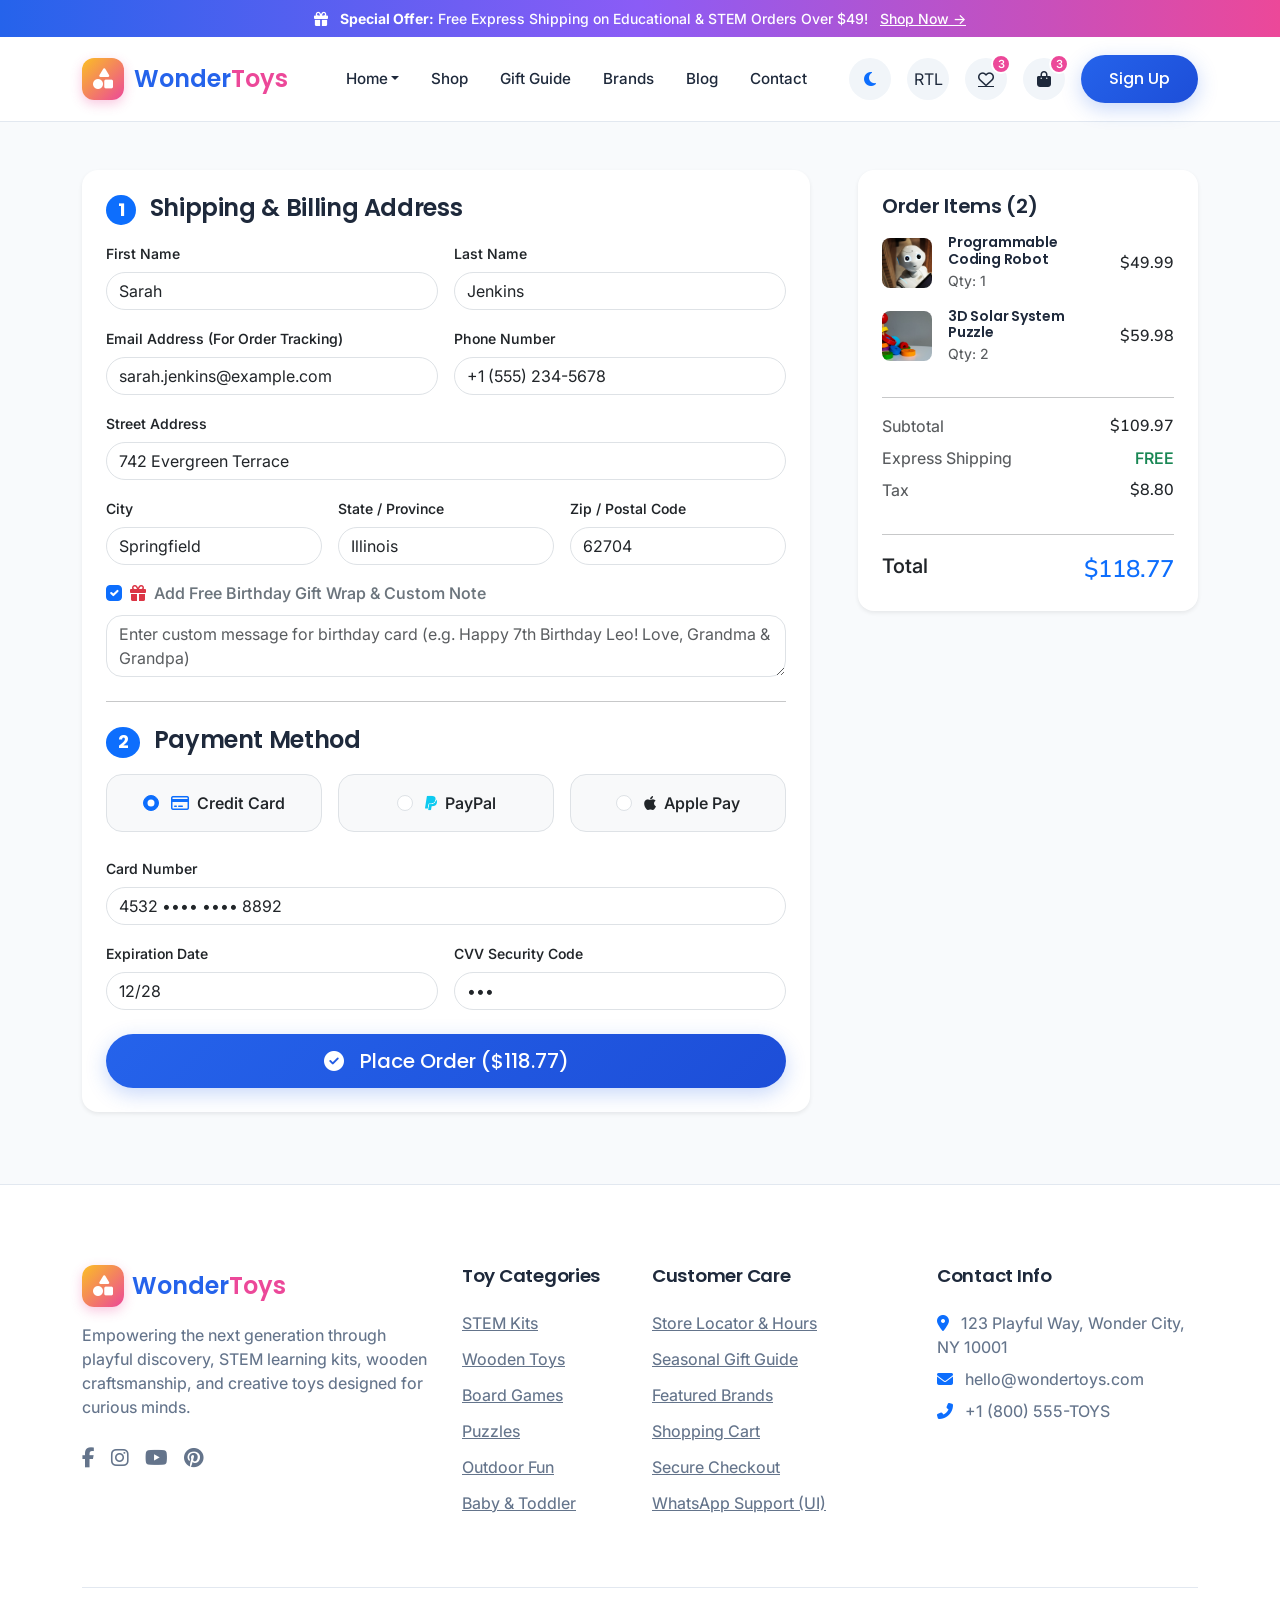
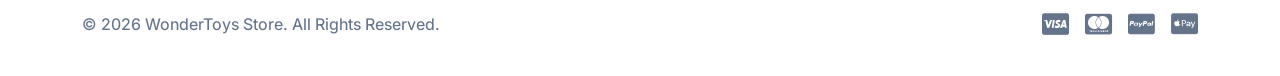
<file: checkout.html>
<!DOCTYPE html>
<html lang="en" data-theme="light">
<head>
  <meta charset="UTF-8">
  <meta name="viewport" content="width=device-width, initial-scale=1.0">
  <title>Checkout - WonderToys</title>
  <meta name="description" content="Complete your order for educational toys and STEM kits securely on WonderToys.">
  <meta name="keywords" content="toy checkout, buy STEM toys online, secure toy checkout">
  
  <!-- Favicon -->
  <link rel="icon" type="image/svg+xml" href="assets/images/favicon.svg">
  
  <link rel="stylesheet" href="assets/css/bootstrap.min.css">
  <link rel="stylesheet" href="assets/css/style.css">
  <link rel="stylesheet" href="assets/css/dark.css">
  <link rel="stylesheet" href="assets/css/rtl.css">
  <link rel="stylesheet" href="assets/css/animations.css">
  <link rel="stylesheet" href="https://cdnjs.cloudflare.com/ajax/libs/font-awesome/6.4.0/css/all.min.css">
</head>
<body>

  <!-- Top Announcement Bar -->
  <div class="top-bar text-center">
    <div class="container">
      <i class="fas fa-gift me-2"></i> <strong>Special Offer:</strong> Free Express Shipping on Educational & STEM Orders Over $49! <a href="shop.html" class="ms-2">Shop Now &rarr;</a>
    </div>
  </div>

  <!-- Main Navigation Header -->
  <header class="header-sticky">
    <nav class="navbar navbar-expand-xl py-3">
      <div class="container">
        <a class="navbar-brand" href="index.html">
          <div class="brand-icon"><i class="fas fa-shapes"></i></div>
          <span>Wonder<span style="color:var(--secondary-color);">Toys</span></span>
        </a>

        <button class="navbar-toggler border-0" type="button" data-bs-toggle="collapse" data-bs-target="#navbarMain" aria-controls="navbarMain" aria-expanded="false" aria-label="Toggle navigation">
          <i class="fas fa-bars fa-lg text-primary"></i>
        </button>

        <div class="collapse navbar-collapse" id="navbarMain">
          <ul class="navbar-menu navbar-nav mx-auto mb-2 mb-lg-0">
            <li class="nav-item dropdown">
              <a class="nav-link dropdown-toggle" href="#" role="button" data-bs-toggle="dropdown" aria-expanded="false">Home</a>
              <ul class="dropdown-menu">
                <li><a class="dropdown-item" href="index.html">Home 1 - Playful Retail</a></li>
                <li><a class="dropdown-item" href="home-2.html">Home 2 - Educational Boutique</a></li>
              </ul>
            </li>
            <li class="nav-item"><a class="nav-link" href="shop.html">Shop</a></li>
            <li class="nav-item"><a class="nav-link" href="gift-guide.html">Gift Guide</a></li>
            <li class="nav-item"><a class="nav-link" href="featured-brands.html">Brands</a></li>
            <li class="nav-item"><a class="nav-link" href="blog.html">Blog</a></li>
            <li class="nav-item"><a class="nav-link" href="contact.html">Contact</a></li>
            <li class="nav-item d-xl-none mt-2 pt-2 border-top">
              <a href="signup.html" class="btn btn-toy-primary w-100 text-center"><i class="fas fa-user-plus me-1"></i> Sign Up</a>
            </li>
          </ul>

          <div class="d-flex align-items-center gap-3">
            <button class="header-action-btn theme-toggle-btn" title="Toggle Theme">
              <i class="fas fa-moon text-primary"></i>
            </button>
            <button class="header-action-btn rtl-toggle-btn" title="Toggle RTL/LTR Layout" onclick="toggleRTL()">RTL</button>
            <a href="wishlist.html" class="header-action-btn" title="Wishlist">
              <i class="far fa-heart"></i>
              <span class="badge-count wishlist-badge-count">0</span>
            </a>
            <a href="cart.html" class="header-action-btn" title="Shopping Cart">
              <i class="fas fa-shopping-bag"></i>
              <span class="badge-count cart-badge-count">0</span>
            </a>
            <a href="signup.html" class="btn btn-toy-primary d-none d-xl-inline-flex">Sign Up</a>
          </div>
        </div>
      </div>
    </nav>
  </header>

  <!-- Checkout Section -->
  <section class="py-5">
    <div class="container">
      <div class="row g-5">

        <!-- Form Steps -->
        <div class="col-lg-8">
          
          <!-- Step 1: Address -->
          <div class="card border-0 shadow-sm rounded-4 p-4 mb-4">
            <h4 class="fw-bold mb-3"><span class="badge bg-primary rounded-circle me-2">1</span> Shipping & Billing Address</h4>
            <form id="checkoutForm" onsubmit="event.preventDefault(); showToast('🎉 Order Successfully Placed! Thank you for shopping with WonderToys!', 'success');">
              <div class="row g-3">
                <div class="col-md-6">
                  <label class="form-label fw-bold small">First Name</label>
                  <input type="text" class="form-control rounded-pill" value="Sarah" required>
                </div>
                <div class="col-md-6">
                  <label class="form-label fw-bold small">Last Name</label>
                  <input type="text" class="form-control rounded-pill" value="Jenkins" required>
                </div>
                <div class="col-md-6">
                  <label class="form-label fw-bold small">Email Address (For Order Tracking)</label>
                  <input type="email" class="form-control rounded-pill" value="sarah.jenkins@example.com" required>
                </div>
                <div class="col-md-6">
                  <label class="form-label fw-bold small">Phone Number</label>
                  <input type="tel" class="form-control rounded-pill" value="+1 (555) 234-5678" required>
                </div>
                <div class="col-12">
                  <label class="form-label fw-bold small">Street Address</label>
                  <input type="text" class="form-control rounded-pill" value="742 Evergreen Terrace" required>
                </div>
                <div class="col-md-4">
                  <label class="form-label fw-bold small">City</label>
                  <input type="text" class="form-control rounded-pill" value="Springfield" required>
                </div>
                <div class="col-md-4">
                  <label class="form-label fw-bold small">State / Province</label>
                  <input type="text" class="form-control rounded-pill" value="Illinois" required>
                </div>
                <div class="col-md-4">
                  <label class="form-label fw-bold small">Zip / Postal Code</label>
                  <input type="text" class="form-control rounded-pill" value="62704" required>
                </div>
                
                <div class="col-12 mt-3">
                  <div class="form-check">
                    <input class="form-check-input" type="checkbox" id="giftWrapCheck" checked>
                    <label class="form-check-label fw-bold text-secondary" for="giftWrapCheck">
                      <i class="fas fa-gift text-danger me-1"></i> Add Free Birthday Gift Wrap & Custom Note
                    </label>
                  </div>
                </div>

                <div class="col-12 mt-2">
                  <textarea class="form-control rounded-4" rows="2" placeholder="Enter custom message for birthday card (e.g. Happy 7th Birthday Leo! Love, Grandma & Grandpa)"></textarea>
                </div>
              </div>

              <hr class="my-4">

              <!-- Step 2: Payment -->
              <h4 class="fw-bold mb-3"><span class="badge bg-primary rounded-circle me-2">2</span> Payment Method</h4>
              
              <div class="row g-3 mb-4">
                <div class="col-md-4">
                  <div class="border rounded-4 p-3 text-center bg-light">
                    <input type="radio" class="form-check-input me-2" name="payment" id="payCard" checked>
                    <label for="payCard" class="fw-bold cursor-pointer"><i class="far fa-credit-card text-primary me-1"></i> Credit Card</label>
                  </div>
                </div>
                <div class="col-md-4">
                  <div class="border rounded-4 p-3 text-center bg-light">
                    <input type="radio" class="form-check-input me-2" name="payment" id="payPaypal">
                    <label for="payPaypal" class="fw-bold cursor-pointer"><i class="fab fa-paypal text-info me-1"></i> PayPal</label>
                  </div>
                </div>
                <div class="col-md-4">
                  <div class="border rounded-4 p-3 text-center bg-light">
                    <input type="radio" class="form-check-input me-2" name="payment" id="payApple">
                    <label for="payApple" class="fw-bold cursor-pointer"><i class="fab fa-apple me-1"></i> Apple Pay</label>
                  </div>
                </div>
              </div>

              <div class="row g-3">
                <div class="col-12">
                  <label class="form-label fw-bold small">Card Number</label>
                  <input type="text" class="form-control rounded-pill" value="4532 •••• •••• 8892" required>
                </div>
                <div class="col-md-6">
                  <label class="form-label fw-bold small">Expiration Date</label>
                  <input type="text" class="form-control rounded-pill" value="12/28" required>
                </div>
                <div class="col-md-6">
                  <label class="form-label fw-bold small">CVV Security Code</label>
                  <input type="password" class="form-control rounded-pill" value="382" required>
                </div>
              </div>

              <button type="submit" class="btn btn-toy-primary btn-lg w-100 mt-4"><i class="fas fa-check-circle me-2"></i> Place Order ($118.77)</button>
            </form>
          </div>

        </div>

        <!-- Order Summary -->
        <div class="col-lg-4">
          <div class="card border-0 shadow-sm rounded-4 p-4 sticky-top" style="top: 100px;">
            <h5 class="fw-bold mb-3">Order Items (2)</h5>
            
            <div class="d-flex align-items-center gap-3 mb-3">
              <img src="assets/images/toys/robot.jpg" alt="Robot" class="rounded-3" style="width:50px; height:50px; object-fit:cover;">
              <div class="flex-grow-1">
                <h6 class="mb-0 fw-bold small">Programmable Coding Robot</h6>
                <small class="text-muted">Qty: 1</small>
              </div>
              <span class="fw-bold price-tag">$49.99</span>
            </div>

            <div class="d-flex align-items-center gap-3 mb-3">
              <img src="assets/images/toys/puzzle.jpg" alt="Puzzle" class="rounded-3" style="width:50px; height:50px; object-fit:cover;">
              <div class="flex-grow-1">
                <h6 class="mb-0 fw-bold small">3D Solar System Puzzle</h6>
                <small class="text-muted">Qty: 2</small>
              </div>
              <span class="fw-bold price-tag">$59.98</span>
            </div>

            <hr>

            <div class="d-flex justify-content-between mb-2">
              <span class="text-muted">Subtotal</span>
              <span class="fw-bold price-tag">$109.97</span>
            </div>
            <div class="d-flex justify-content-between mb-2">
              <span class="text-muted">Express Shipping</span>
              <span class="text-success fw-bold">FREE</span>
            </div>
            <div class="d-flex justify-content-between mb-3">
              <span class="text-muted">Tax</span>
              <span class="fw-bold price-tag">$8.80</span>
            </div>

            <hr>

            <div class="d-flex justify-content-between">
              <span class="fw-bold fs-5">Total</span>
              <span class="fw-bold fs-4 text-primary price-tag">$118.77</span>
            </div>
          </div>
        </div>

      </div>
    </div>
  </section>

  <!-- Footer -->
  <footer class="footer mt-auto">
    <div class="container">
      <div class="row g-4">
        <!-- Col 1: Store Story -->
        <div class="col-lg-4 col-md-6">
          <a class="navbar-brand mb-3 d-inline-flex align-items-center gap-2" href="index.html">
            <div class="brand-icon"><i class="fas fa-shapes"></i></div>
            <span>Wonder<span style="color:var(--secondary-color);">Toys</span></span>
          </a>
          <p class="text-muted mb-4">Empowering the next generation through playful discovery, STEM learning kits, wooden craftsmanship, and creative toys designed for curious minds.</p>
          <div class="d-flex gap-3 fs-5">
            <a href="#" class="text-muted hover-text-white"><i class="fab fa-facebook-f"></i></a>
            <a href="#" class="text-muted hover-text-white"><i class="fab fa-instagram"></i></a>
            <a href="#" class="text-muted hover-text-white"><i class="fab fa-youtube"></i></a>
            <a href="#" class="text-muted hover-text-white"><i class="fab fa-pinterest"></i></a>
          </div>
        </div>

        <!-- Col 2: Categories -->
        <div class="col-lg-2 col-md-6">
          <h5>Toy Categories</h5>
          <ul class="footer-links">
            <li><a href="shop.html?cat=stem">STEM Kits</a></li>
            <li><a href="shop.html?cat=wooden">Wooden Toys</a></li>
            <li><a href="shop.html?cat=board-games">Board Games</a></li>
            <li><a href="shop.html?cat=puzzles">Puzzles</a></li>
            <li><a href="shop.html?cat=outdoor">Outdoor Fun</a></li>
            <li><a href="shop.html?cat=baby">Baby & Toddler</a></li>
          </ul>
        </div>

        <!-- Col 3: Customer Support -->
        <div class="col-lg-3 col-md-6">
          <h5>Customer Care</h5>
          <ul class="footer-links">
            <li><a href="contact.html">Store Locator & Hours</a></li>
            <li><a href="gift-guide.html">Seasonal Gift Guide</a></li>
            <li><a href="featured-brands.html">Featured Brands</a></li>
            <li><a href="cart.html">Shopping Cart</a></li>
            <li><a href="checkout.html">Secure Checkout</a></li>
            <li><a href="contact.html">WhatsApp Support (UI)</a></li>
          </ul>
        </div>

        <!-- Col 4: Contact Info -->
        <div class="col-lg-3 col-md-6">
          <h5>Contact Info</h5>
          <p class="text-muted mb-2"><i class="fas fa-map-marker-alt text-primary me-2"></i> 123 Playful Way, Wonder City, NY 10001</p>
          <p class="text-muted mb-2"><i class="fas fa-envelope text-primary me-2"></i> hello@wondertoys.com</p>
          <p class="text-muted mb-3"><i class="fas fa-phone-alt text-primary me-2"></i> +1 (800) 555-TOYS</p>
        </div>
      </div>

      <div class="footer-bottom text-center text-md-between d-flex flex-column flex-md-row align-items-center justify-content-between">
        <p class="mb-0 text-muted">&copy; 2026 WonderToys Store. All Rights Reserved.</p>
        <div class="d-flex gap-3 text-muted fs-4 mt-3 mt-md-0">
          <i class="fab fa-cc-visa"></i>
          <i class="fab fa-cc-mastercard"></i>
          <i class="fab fa-cc-paypal"></i>
          <i class="fab fa-cc-apple-pay"></i>
        </div>
      </div>
    </div>
  </footer>

  <script src="https://cdn.jsdelivr.net/npm/bootstrap@5.3.2/dist/js/bootstrap.bundle.min.js"></script>
  <script src="assets/js/theme-toggle.js"></script>
  <script src="assets/js/rtl-toggle.js"></script>
  <script src="assets/js/main.js"></script>
</body>
</html>
</file>
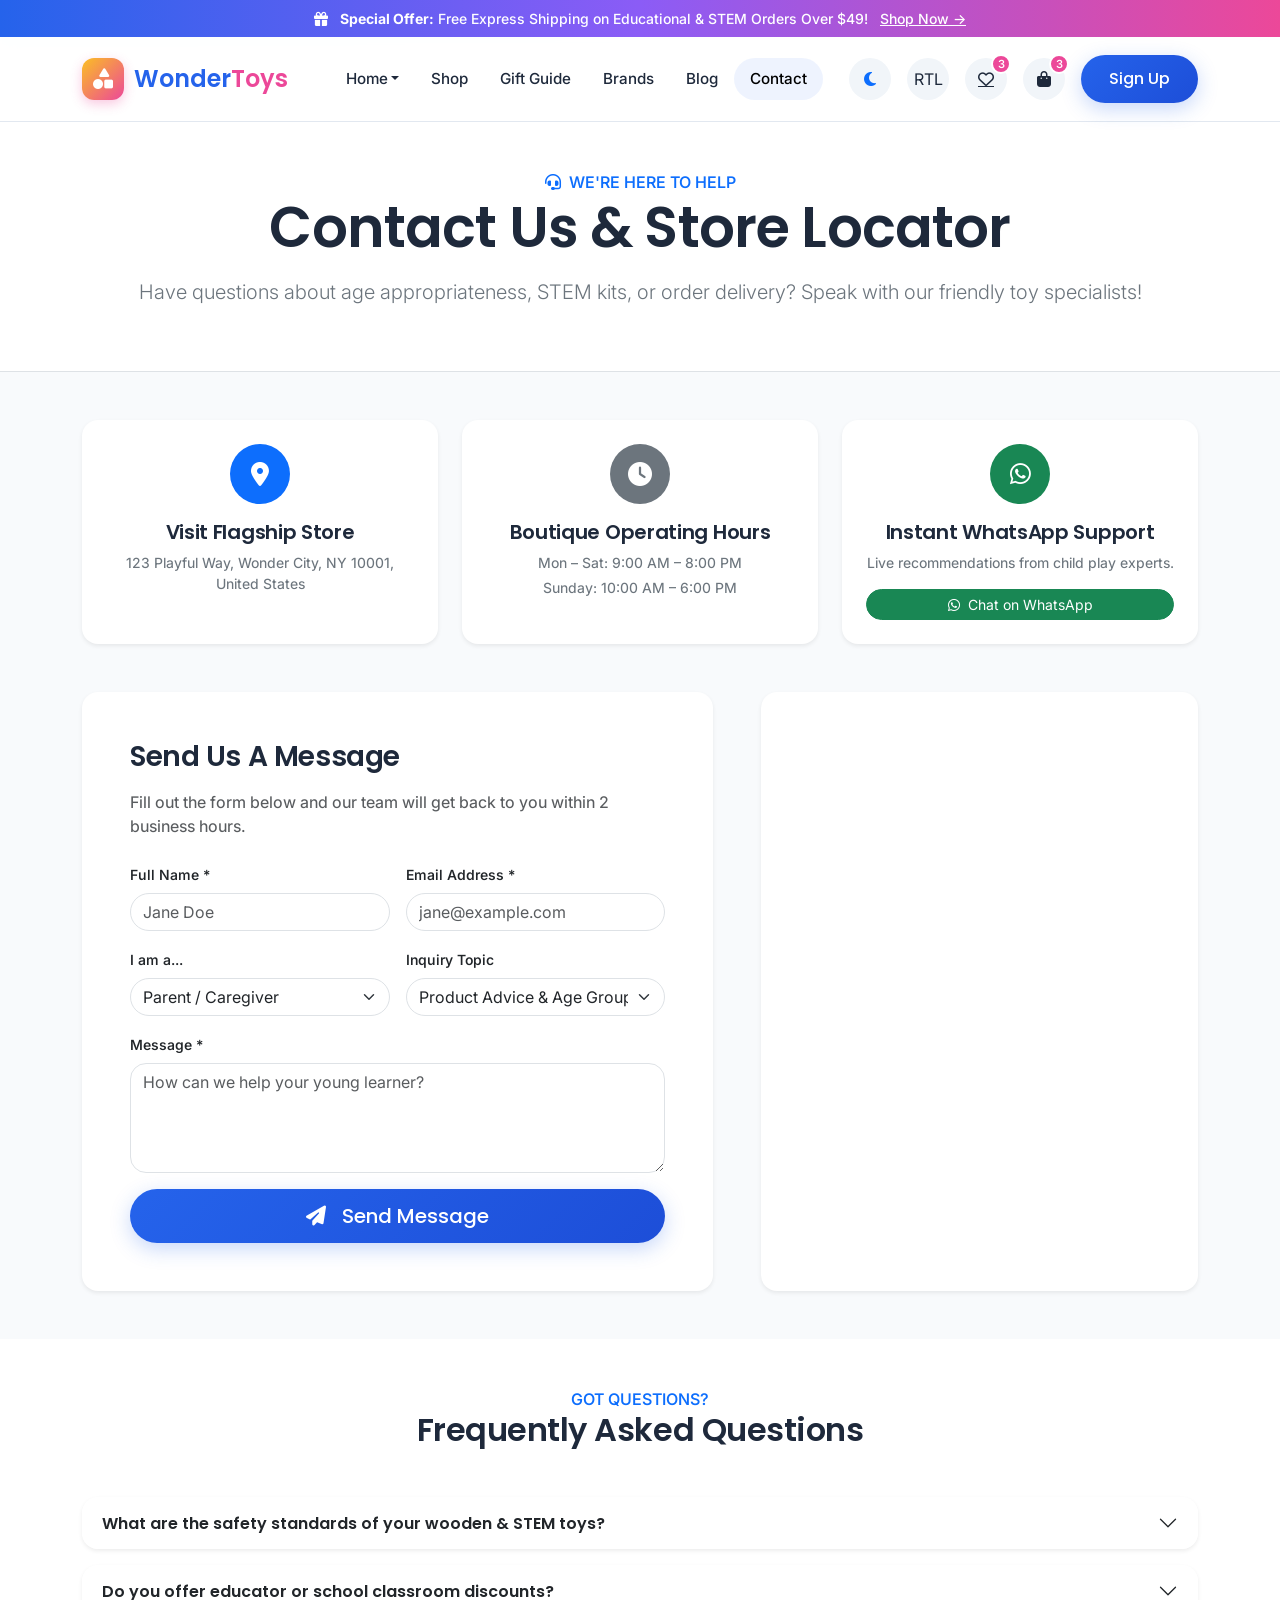
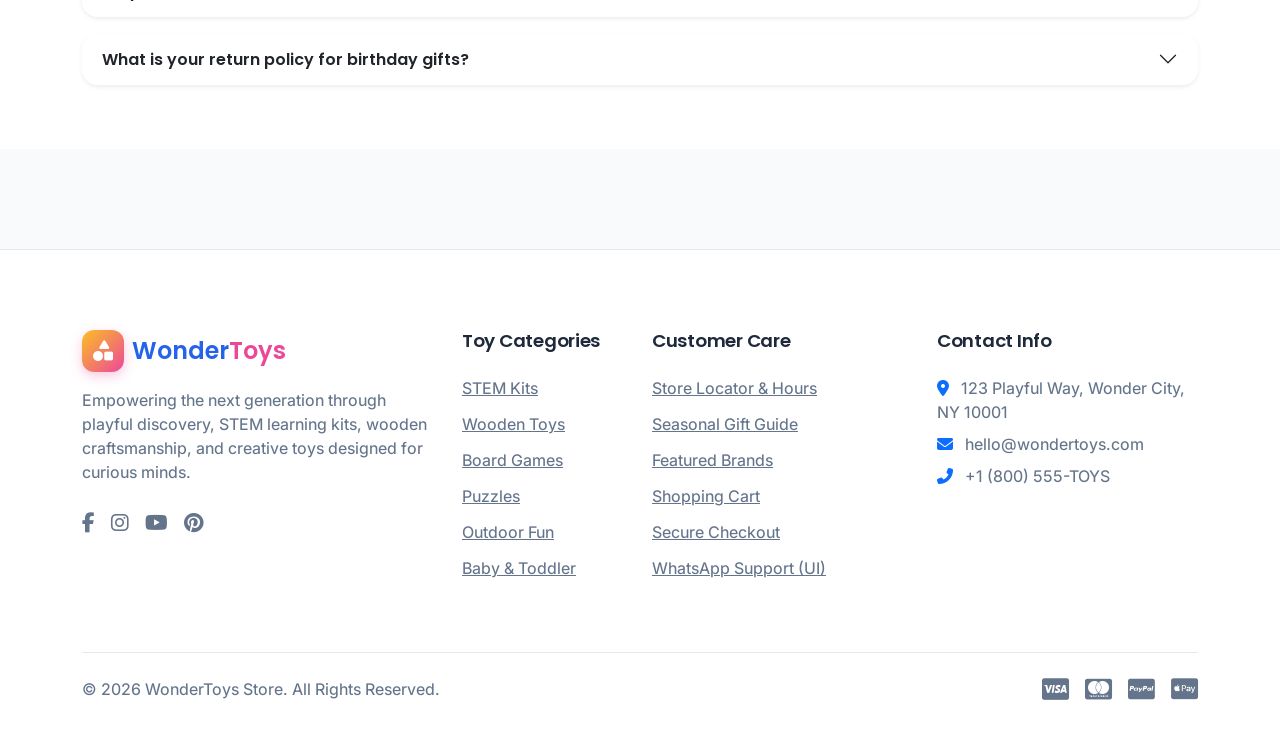
<file: contact.html>
<!DOCTYPE html>
<html lang="en" data-theme="light">
<head>
  <meta charset="UTF-8">
  <meta name="viewport" content="width=device-width, initial-scale=1.0">
  <title>Contact Us & Store Locator - WonderToys</title>
  <meta name="description" content="Get in touch with WonderToys toy experts. Store locator, business hours, customer support, and instant WhatsApp support.">
  <meta name="keywords" content="contact toy store, toy store address, store locator, toy customer support, WhatsApp toy help">
  
  <!-- Favicon -->
  <link rel="icon" type="image/svg+xml" href="assets/images/favicon.svg">
  
  <link rel="stylesheet" href="assets/css/bootstrap.min.css">
  <link rel="stylesheet" href="assets/css/style.css">
  <link rel="stylesheet" href="assets/css/dark.css">
  <link rel="stylesheet" href="assets/css/rtl.css">
  <link rel="stylesheet" href="assets/css/animations.css">
  <link rel="stylesheet" href="https://cdnjs.cloudflare.com/ajax/libs/font-awesome/6.4.0/css/all.min.css">
</head>
<body>

  <!-- Top Announcement Bar -->
  <div class="top-bar text-center">
    <div class="container">
      <i class="fas fa-gift me-2"></i> <strong>Special Offer:</strong> Free Express Shipping on Educational & STEM Orders Over $49! <a href="shop.html" class="ms-2">Shop Now &rarr;</a>
    </div>
  </div>

  <!-- Main Navigation Header -->
  <header class="header-sticky">
    <nav class="navbar navbar-expand-xl py-3">
      <div class="container">
        <a class="navbar-brand" href="index.html">
          <div class="brand-icon"><i class="fas fa-shapes"></i></div>
          <span>Wonder<span style="color:var(--secondary-color);">Toys</span></span>
        </a>

        <button class="navbar-toggler border-0" type="button" data-bs-toggle="collapse" data-bs-target="#navbarMain" aria-controls="navbarMain" aria-expanded="false" aria-label="Toggle navigation">
          <i class="fas fa-bars fa-lg text-primary"></i>
        </button>

        <div class="collapse navbar-collapse" id="navbarMain">
          <ul class="navbar-menu navbar-nav mx-auto mb-2 mb-lg-0">
            <li class="nav-item dropdown">
              <a class="nav-link dropdown-toggle" href="#" role="button" data-bs-toggle="dropdown" aria-expanded="false">Home</a>
              <ul class="dropdown-menu">
                <li><a class="dropdown-item" href="index.html">Home 1 - Playful Retail</a></li>
                <li><a class="dropdown-item" href="home-2.html">Home 2 - Educational Boutique</a></li>
              </ul>
            </li>
            <li class="nav-item"><a class="nav-link" href="shop.html">Shop</a></li>
            <li class="nav-item"><a class="nav-link" href="gift-guide.html">Gift Guide</a></li>
            <li class="nav-item"><a class="nav-link" href="featured-brands.html">Brands</a></li>
            <li class="nav-item"><a class="nav-link" href="blog.html">Blog</a></li>
            <li class="nav-item"><a class="nav-link active" href="contact.html">Contact</a></li>
            <li class="nav-item d-xl-none mt-2 pt-2 border-top">
              <a href="signup.html" class="btn btn-toy-primary w-100 text-center"><i class="fas fa-user-plus me-1"></i> Sign Up</a>
            </li>
          </ul>

          <div class="d-flex align-items-center gap-3">
            <button class="header-action-btn theme-toggle-btn" title="Toggle Theme">
              <i class="fas fa-moon text-primary"></i>
            </button>
            <button class="header-action-btn rtl-toggle-btn" title="Toggle RTL/LTR Layout" onclick="toggleRTL()">RTL</button>
            <a href="wishlist.html" class="header-action-btn" title="Wishlist">
              <i class="far fa-heart"></i>
              <span class="badge-count wishlist-badge-count">0</span>
            </a>
            <a href="cart.html" class="header-action-btn" title="Shopping Cart">
              <i class="fas fa-shopping-bag"></i>
              <span class="badge-count cart-badge-count">0</span>
            </a>
            <a href="signup.html" class="btn btn-toy-primary d-none d-xl-inline-flex">Sign Up</a>
          </div>
        </div>
      </div>
    </nav>
  </header>

  <!-- Page Header -->
  <section class="py-5 bg-white border-bottom text-center">
    <div class="container">
      <span class="text-primary fw-bold text-uppercase"><i class="fas fa-headset me-1"></i> We're Here To Help</span>
      <h1 class="display-4 fw-bold mb-3">Contact Us & Store Locator</h1>
      <p class="lead text-secondary max-w-2xl mx-auto">Have questions about age appropriateness, STEM kits, or order delivery? Speak with our friendly toy specialists!</p>
    </div>
  </section>

  <!-- Contact & Info Section -->
  <section class="py-5">
    <div class="container">
      
      <!-- Contact Cards Row -->
      <div class="row g-4 mb-5">
        <div class="col-md-4">
          <div class="card border-0 shadow-sm rounded-4 p-4 text-center h-100 hover-lift">
            <div class="bg-primary text-white rounded-circle d-flex align-items-center justify-content-center mx-auto mb-3" style="width:60px; height:60px; font-size:1.5rem;"><i class="fas fa-map-marker-alt"></i></div>
            <h5 class="fw-bold mb-2">Visit Flagship Store</h5>
            <p class="text-secondary small mb-0">123 Playful Way, Wonder City, NY 10001, United States</p>
          </div>
        </div>

        <div class="col-md-4">
          <div class="card border-0 shadow-sm rounded-4 p-4 text-center h-100 hover-lift">
            <div class="bg-secondary text-white rounded-circle d-flex align-items-center justify-content-center mx-auto mb-3" style="width:60px; height:60px; font-size:1.5rem;"><i class="fas fa-clock"></i></div>
            <h5 class="fw-bold mb-2">Boutique Operating Hours</h5>
            <p class="text-secondary small mb-1">Mon – Sat: 9:00 AM – 8:00 PM</p>
            <p class="text-secondary small mb-0">Sunday: 10:00 AM – 6:00 PM</p>
          </div>
        </div>

        <div class="col-md-4">
          <div class="card border-0 shadow-sm rounded-4 p-4 text-center h-100 hover-lift">
            <div class="bg-success text-white rounded-circle d-flex align-items-center justify-content-center mx-auto mb-3" style="width:60px; height:60px; font-size:1.5rem;"><i class="fab fa-whatsapp"></i></div>
            <h5 class="fw-bold mb-2">Instant WhatsApp Support</h5>
            <p class="text-secondary small mb-3">Live recommendations from child play experts.</p>
            <a href="https://wa.me/18005558697" target="_blank" class="btn btn-success btn-sm rounded-pill"><i class="fab fa-whatsapp me-1"></i> Chat on WhatsApp</a>
          </div>
        </div>
      </div>

      <!-- Main Form & Map Row -->
      <div class="row g-5">
        
        <!-- Enquiry Form Column -->
        <div class="col-lg-7">
          <div class="card border-0 shadow-sm rounded-4 p-4 p-md-5 bg-white">
            <h3 class="fw-bold mb-3">Send Us A Message</h3>
            <p class="text-muted mb-4">Fill out the form below and our team will get back to you within 2 business hours.</p>
            
            <form id="contactForm">
              <div class="row g-3">
                <div class="col-md-6">
                  <label class="form-label fw-bold small">Full Name *</label>
                  <input type="text" class="form-control rounded-pill" placeholder="Jane Doe" required>
                </div>
                <div class="col-md-6">
                  <label class="form-label fw-bold small">Email Address *</label>
                  <input type="email" class="form-control rounded-pill" placeholder="jane@example.com" required>
                </div>
                <div class="col-md-6">
                  <label class="form-label fw-bold small">I am a...</label>
                  <select class="form-select rounded-pill">
                    <option value="parent">Parent / Caregiver</option>
                    <option value="teacher">Educator / Teacher</option>
                    <option value="gift">Gift Buyer</option>
                    <option value="other">Other</option>
                  </select>
                </div>
                <div class="col-md-6">
                  <label class="form-label fw-bold small">Inquiry Topic</label>
                  <select class="form-select rounded-pill">
                    <option value="product">Product Advice & Age Group</option>
                    <option value="order">Order Tracking & Delivery</option>
                    <option value="bulk">School / Bulk Order Discount</option>
                    <option value="general">General Question</option>
                  </select>
                </div>
                <div class="col-12">
                  <label class="form-label fw-bold small">Message *</label>
                  <textarea class="form-control rounded-4" rows="4" placeholder="How can we help your young learner?" required></textarea>
                </div>
                <div class="col-12">
                  <button type="submit" class="btn btn-toy-primary btn-lg rounded-pill w-100"><i class="fas fa-paper-plane me-2"></i> Send Message</button>
                </div>
              </div>
            </form>
          </div>
        </div>

        <!-- Embedded Map Column -->
        <div class="col-lg-5">
          <div class="card border-0 shadow-sm rounded-4 overflow-hidden h-100 min-h-350 position-relative">
            <iframe 
              src="https://www.google.com/maps/embed?pb=!1m18!1m12!1m3!1d3022.6175416390196!2d-73.99026362342898!3d40.74844097138767!2m3!1f0!2f0!3f0!3m2!1i1024!2i768!4f13.1!3m3!1m2!1s0x89c259a9b3117469%3A0xd134e199a405a163!2sFifth%20Ave%2C%20New%20York%2C%20NY!5e0!3m2!1sen!2sus!4v1700000000000!5m2!1sen!2sus" 
              width="100%" 
              height="100%" 
              style="border:0; min-height:450px;" 
              allowfullscreen="" 
              loading="lazy" 
              referrerpolicy="no-referrer-when-downgrade" 
              title="WonderToys Store Map Location">
            </iframe>
          </div>
        </div>

      </div>
    </div>
  </section>

  <!-- FAQ Accordion -->
  <section class="py-5 bg-white">
    <div class="container max-w-4xl">
      <div class="text-center mb-5">
        <span class="text-primary fw-bold text-uppercase">Got Questions?</span>
        <h2 class="fw-bold">Frequently Asked Questions</h2>
      </div>

      <div class="accordion" id="contactFaq">
        <div class="accordion-item border-0 shadow-sm rounded-4 mb-3">
          <h2 class="accordion-header">
            <button class="accordion-button fw-bold rounded-4 collapsed" type="button" data-bs-toggle="collapse" data-bs-target="#faq1">
              What are the safety standards of your wooden & STEM toys?
            </button>
          </h2>
          <div id="faq1" class="accordion-collapse collapse" data-bs-parent="#contactFaq">
            <div class="accordion-body text-secondary">
              Every toy sold on WonderToys undergoes rigorous third-party lab testing. All wooden items use sustainable FSC-certified timber with non-toxic water-based paints, exceeding ASTM F963 (USA) and CE EN71 (EU) safety mandates.
            </div>
          </div>
        </div>

        <div class="accordion-item border-0 shadow-sm rounded-4 mb-3">
          <h2 class="accordion-header">
            <button class="accordion-button fw-bold rounded-4 collapsed" type="button" data-bs-toggle="collapse" data-bs-target="#faq2">
              Do you offer educator or school classroom discounts?
            </button>
          </h2>
          <div id="faq2" class="accordion-collapse collapse" data-bs-parent="#contactFaq">
            <div class="accordion-body text-secondary">
              Yes! We offer a 15% discount for verified teachers, daycare centers, and STEM learning hubs on bulk orders. Contact our support team for a custom institutional quote.
            </div>
          </div>
        </div>

        <div class="accordion-item border-0 shadow-sm rounded-4 mb-3">
          <h2 class="accordion-header">
            <button class="accordion-button fw-bold rounded-4 collapsed" type="button" data-bs-toggle="collapse" data-bs-target="#faq3">
              What is your return policy for birthday gifts?
            </button>
          </h2>
          <div id="faq3" class="accordion-collapse collapse" data-bs-parent="#contactFaq">
            <div class="accordion-body text-secondary">
              We offer a hassle-free 30-day return policy. If a toy is unopened or defective, we provide instant exchange vouchers or full refunds.
            </div>
          </div>
        </div>
      </div>
    </div>
  </section>

  <!-- Footer -->
  <footer class="footer">
    <div class="container">
      <div class="row g-4">
        <!-- Col 1: Store Story -->
        <div class="col-lg-4 col-md-6">
          <a class="navbar-brand mb-3 d-inline-flex align-items-center gap-2" href="index.html">
            <div class="brand-icon"><i class="fas fa-shapes"></i></div>
            <span>Wonder<span style="color:var(--secondary-color);">Toys</span></span>
          </a>
          <p class="text-muted mb-4">Empowering the next generation through playful discovery, STEM learning kits, wooden craftsmanship, and creative toys designed for curious minds.</p>
          <div class="d-flex gap-3 fs-5">
            <a href="#" class="text-muted hover-text-white"><i class="fab fa-facebook-f"></i></a>
            <a href="#" class="text-muted hover-text-white"><i class="fab fa-instagram"></i></a>
            <a href="#" class="text-muted hover-text-white"><i class="fab fa-youtube"></i></a>
            <a href="#" class="text-muted hover-text-white"><i class="fab fa-pinterest"></i></a>
          </div>
        </div>

        <!-- Col 2: Categories -->
        <div class="col-lg-2 col-md-6">
          <h5>Toy Categories</h5>
          <ul class="footer-links">
            <li><a href="shop.html?cat=stem">STEM Kits</a></li>
            <li><a href="shop.html?cat=wooden">Wooden Toys</a></li>
            <li><a href="shop.html?cat=board-games">Board Games</a></li>
            <li><a href="shop.html?cat=puzzles">Puzzles</a></li>
            <li><a href="shop.html?cat=outdoor">Outdoor Fun</a></li>
            <li><a href="shop.html?cat=baby">Baby & Toddler</a></li>
          </ul>
        </div>

        <!-- Col 3: Customer Support -->
        <div class="col-lg-3 col-md-6">
          <h5>Customer Care</h5>
          <ul class="footer-links">
            <li><a href="contact.html">Store Locator & Hours</a></li>
            <li><a href="gift-guide.html">Seasonal Gift Guide</a></li>
            <li><a href="featured-brands.html">Featured Brands</a></li>
            <li><a href="cart.html">Shopping Cart</a></li>
            <li><a href="checkout.html">Secure Checkout</a></li>
            <li><a href="contact.html">WhatsApp Support (UI)</a></li>
          </ul>
        </div>

        <!-- Col 4: Contact Info -->
        <div class="col-lg-3 col-md-6">
          <h5>Contact Info</h5>
          <p class="text-muted mb-2"><i class="fas fa-map-marker-alt text-primary me-2"></i> 123 Playful Way, Wonder City, NY 10001</p>
          <p class="text-muted mb-2"><i class="fas fa-envelope text-primary me-2"></i> hello@wondertoys.com</p>
          <p class="text-muted mb-3"><i class="fas fa-phone-alt text-primary me-2"></i> +1 (800) 555-TOYS</p>
        </div>
      </div>

      <div class="footer-bottom text-center text-md-between d-flex flex-column flex-md-row align-items-center justify-content-between">
        <p class="mb-0 text-muted">&copy; 2026 WonderToys Store. All Rights Reserved.</p>
        <div class="d-flex gap-3 text-muted fs-4 mt-3 mt-md-0">
          <i class="fab fa-cc-visa"></i>
          <i class="fab fa-cc-mastercard"></i>
          <i class="fab fa-cc-paypal"></i>
          <i class="fab fa-cc-apple-pay"></i>
        </div>
      </div>
    </div>
  </footer>

  <script src="https://cdn.jsdelivr.net/npm/bootstrap@5.3.2/dist/js/bootstrap.bundle.min.js"></script>
  <script src="assets/js/theme-toggle.js"></script>
  <script src="assets/js/rtl-toggle.js"></script>
  <script src="assets/js/main.js"></script>
</body>
</html>
</file>
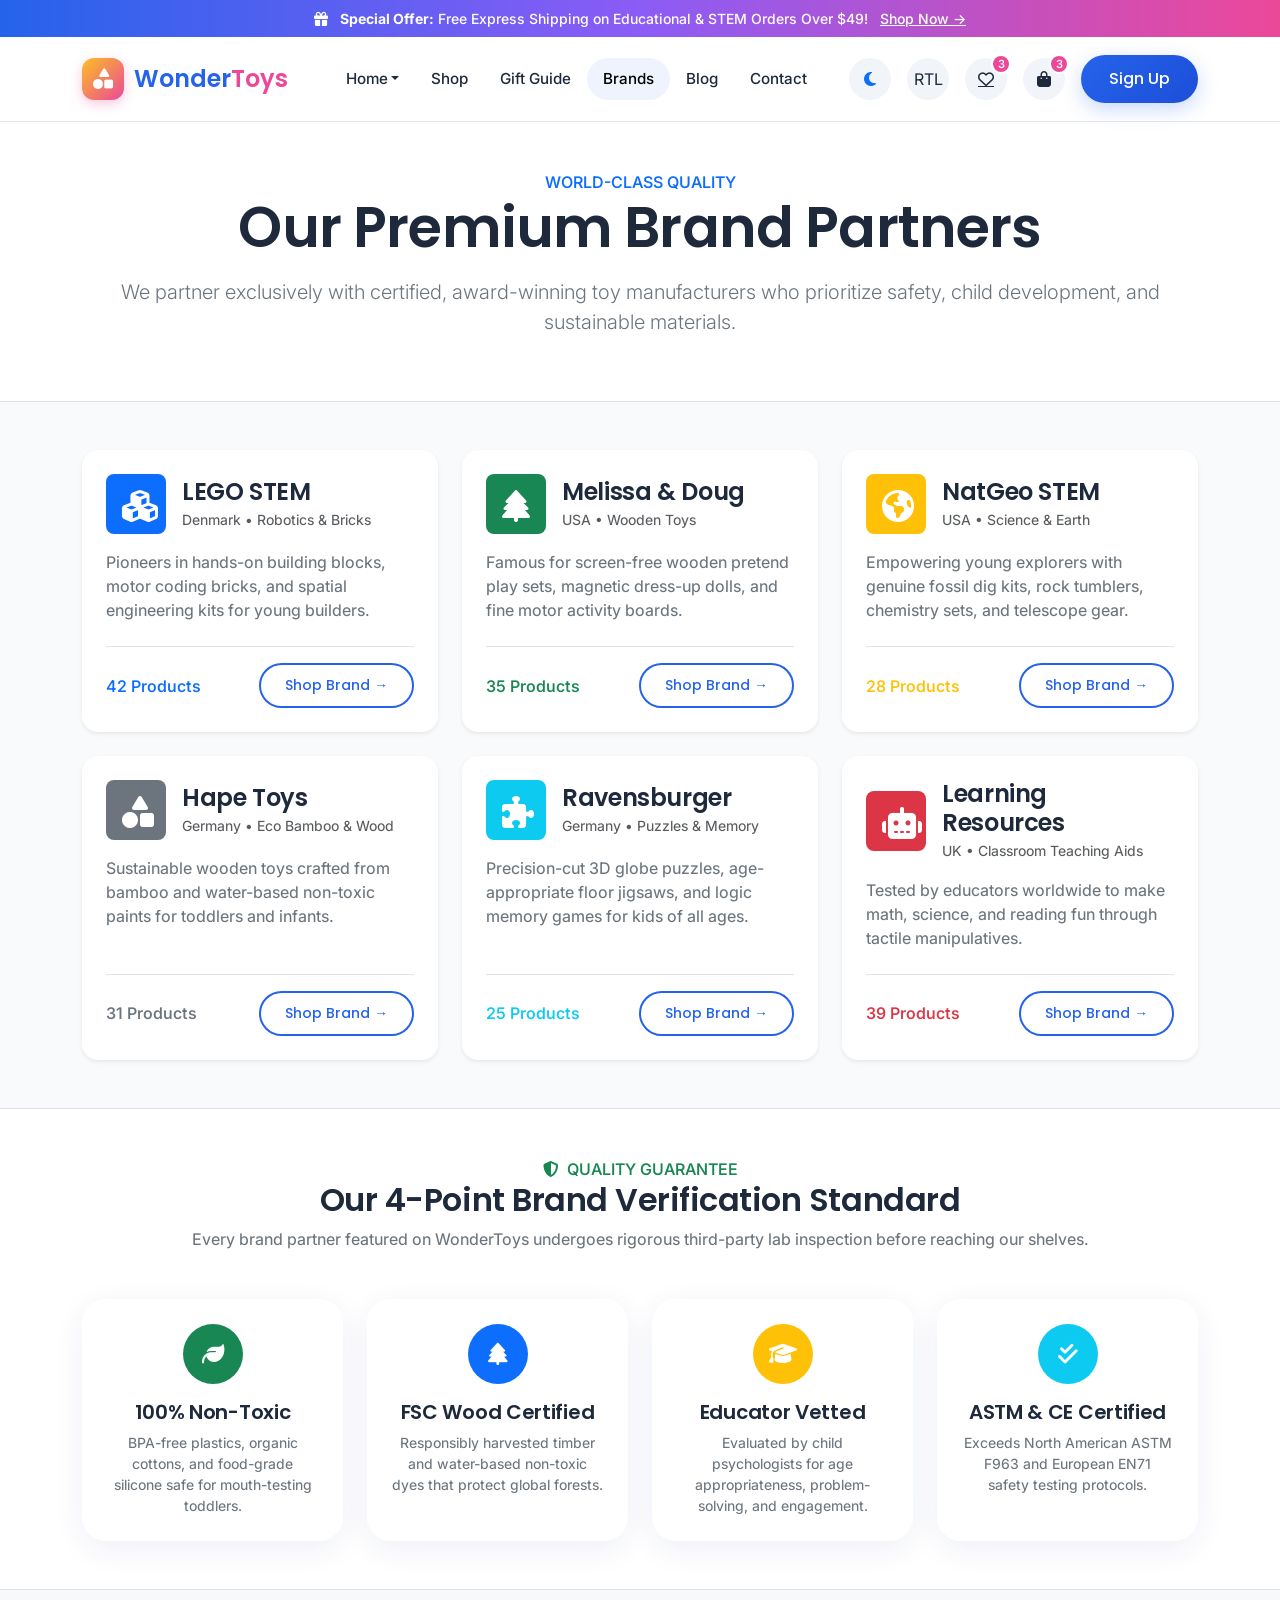
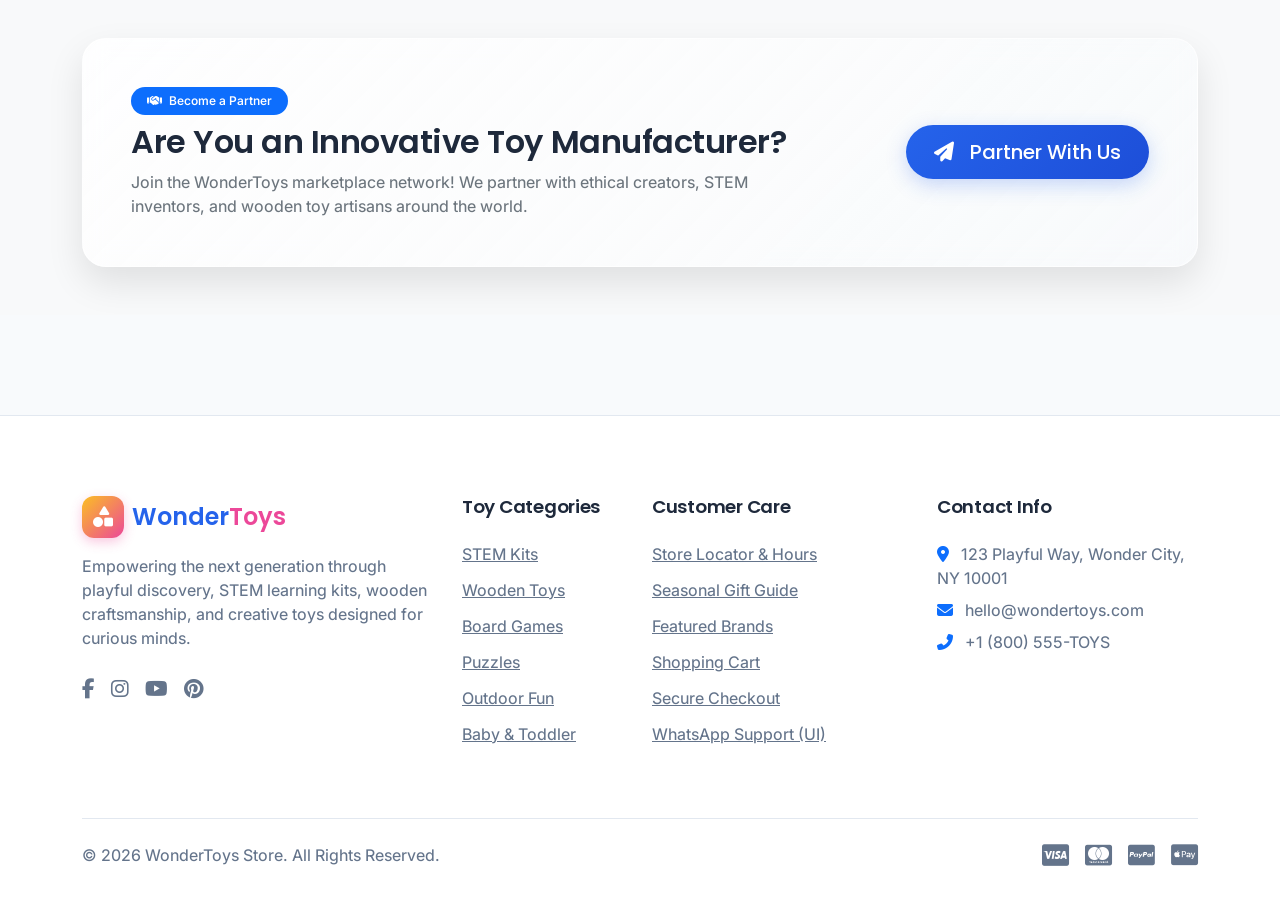
<file: featured-brands.html>
<!DOCTYPE html>
<html lang="en" data-theme="light">
<head>
  <meta charset="UTF-8">
  <meta name="viewport" content="width=device-width, initial-scale=1.0">
  <title>Featured Toy Brands - WonderToys</title>
  <meta name="description" content="Explore world-leading educational toy brands: LEGO STEM, Melissa & Doug, NatGeo Kids, Hape, Ravensburger, and Learning Resources.">
  <meta name="keywords" content="toy brands, LEGO STEM, Melissa and Doug, NatGeo toys, Hape wooden toys, Ravensburger puzzles">
  
  <!-- Favicon -->
  <link rel="icon" type="image/svg+xml" href="assets/images/favicon.svg">
  
  <link rel="stylesheet" href="assets/css/bootstrap.min.css">
  <link rel="stylesheet" href="assets/css/style.css">
  <link rel="stylesheet" href="assets/css/dark.css">
  <link rel="stylesheet" href="assets/css/rtl.css">
  <link rel="stylesheet" href="assets/css/animations.css">
  <link rel="stylesheet" href="https://cdnjs.cloudflare.com/ajax/libs/font-awesome/6.4.0/css/all.min.css">
</head>
<body>

  <!-- Top Announcement Bar -->
  <div class="top-bar text-center">
    <div class="container">
      <i class="fas fa-gift me-2"></i> <strong>Special Offer:</strong> Free Express Shipping on Educational & STEM Orders Over $49! <a href="shop.html" class="ms-2">Shop Now &rarr;</a>
    </div>
  </div>

  <!-- Main Navigation Header -->
  <header class="header-sticky">
    <nav class="navbar navbar-expand-xl py-3">
      <div class="container">
        <a class="navbar-brand" href="index.html">
          <div class="brand-icon"><i class="fas fa-shapes"></i></div>
          <span>Wonder<span style="color:var(--secondary-color);">Toys</span></span>
        </a>

        <button class="navbar-toggler border-0" type="button" data-bs-toggle="collapse" data-bs-target="#navbarMain" aria-controls="navbarMain" aria-expanded="false" aria-label="Toggle navigation">
          <i class="fas fa-bars fa-lg text-primary"></i>
        </button>

        <div class="collapse navbar-collapse" id="navbarMain">
          <ul class="navbar-menu navbar-nav mx-auto mb-2 mb-lg-0">
            <li class="nav-item dropdown">
              <a class="nav-link dropdown-toggle" href="#" role="button" data-bs-toggle="dropdown" aria-expanded="false">Home</a>
              <ul class="dropdown-menu">
                <li><a class="dropdown-item" href="index.html">Home 1 - Playful Retail</a></li>
                <li><a class="dropdown-item" href="home-2.html">Home 2 - Educational Boutique</a></li>
              </ul>
            </li>
            <li class="nav-item"><a class="nav-link" href="shop.html">Shop</a></li>
            <li class="nav-item"><a class="nav-link" href="gift-guide.html">Gift Guide</a></li>
            <li class="nav-item"><a class="nav-link active" href="featured-brands.html">Brands</a></li>
            <li class="nav-item"><a class="nav-link" href="blog.html">Blog</a></li>
            <li class="nav-item"><a class="nav-link" href="contact.html">Contact</a></li>
            <li class="nav-item d-xl-none mt-2 pt-2 border-top">
              <a href="signup.html" class="btn btn-toy-primary w-100 text-center"><i class="fas fa-user-plus me-1"></i> Sign Up</a>
            </li>
          </ul>

          <div class="d-flex align-items-center gap-3">
            <!-- Theme Toggle Button -->
            <button class="header-action-btn theme-toggle-btn" title="Toggle Theme">
              <i class="fas fa-moon text-primary"></i>
            </button>

            <!-- RTL Toggle Button -->
            <button class="header-action-btn rtl-toggle-btn" title="Toggle RTL/LTR Layout" onclick="toggleRTL()">RTL</button>
            <a href="wishlist.html" class="header-action-btn" title="Wishlist">
              <i class="far fa-heart"></i>
              <span class="badge-count wishlist-badge-count">0</span>
            </a>
            <a href="cart.html" class="header-action-btn" title="Shopping Cart">
              <i class="fas fa-shopping-bag"></i>
              <span class="badge-count cart-badge-count">0</span>
            </a>
            <a href="signup.html" class="btn btn-toy-primary d-none d-xl-inline-flex">Sign Up</a>
          </div>
        </div>
      </div>
    </nav>
  </header>

  <!-- Page Header -->
  <section class="py-5 bg-white border-bottom text-center">
    <div class="container">
      <span class="text-primary fw-bold text-uppercase">World-Class Quality</span>
      <h1 class="display-4 fw-bold mb-3">Our Premium Brand Partners</h1>
      <p class="lead text-secondary max-w-2xl mx-auto">We partner exclusively with certified, award-winning toy manufacturers who prioritize safety, child development, and sustainable materials.</p>
    </div>
  </section>

  <!-- Brand Directory Grid -->
  <section class="py-5">
    <div class="container">
      <div class="row g-4">

        <!-- Brand 1: LEGO STEM -->
        <div class="col-md-6 col-lg-4">
          <div class="card border-0 shadow-sm rounded-4 p-4 h-100 hover-lift">
            <div class="d-flex align-items-center gap-3 mb-3">
              <div class="bg-primary text-white rounded-3 p-3 text-center" style="width:60px; height:60px;"><i class="fas fa-cubes fa-2x"></i></div>
              <div>
                <h4 class="fw-bold mb-0">LEGO STEM</h4>
                <small class="text-muted">Denmark • Robotics & Bricks</small>
              </div>
            </div>
            <p class="text-secondary mb-4">Pioneers in hands-on building blocks, motor coding bricks, and spatial engineering kits for young builders.</p>
            <div class="mt-auto pt-3 border-top d-flex justify-content-between align-items-center">
              <span class="text-primary fw-bold">42 Products</span>
              <a href="shop.html?brand=lego" class="btn btn-toy-outline btn-sm">Shop Brand &rarr;</a>
            </div>
          </div>
        </div>

        <!-- Brand 2: Melissa & Doug -->
        <div class="col-md-6 col-lg-4">
          <div class="card border-0 shadow-sm rounded-4 p-4 h-100 hover-lift">
            <div class="d-flex align-items-center gap-3 mb-3">
              <div class="bg-success text-white rounded-3 p-3 text-center" style="width:60px; height:60px;"><i class="fas fa-tree fa-2x"></i></div>
              <div>
                <h4 class="fw-bold mb-0">Melissa & Doug</h4>
                <small class="text-muted">USA • Wooden Toys</small>
              </div>
            </div>
            <p class="text-secondary mb-4">Famous for screen-free wooden pretend play sets, magnetic dress-up dolls, and fine motor activity boards.</p>
            <div class="mt-auto pt-3 border-top d-flex justify-content-between align-items-center">
              <span class="text-success fw-bold">35 Products</span>
              <a href="shop.html?brand=melissa" class="btn btn-toy-outline btn-sm">Shop Brand &rarr;</a>
            </div>
          </div>
        </div>

        <!-- Brand 3: National Geographic Kids -->
        <div class="col-md-6 col-lg-4">
          <div class="card border-0 shadow-sm rounded-4 p-4 h-100 hover-lift">
            <div class="d-flex align-items-center gap-3 mb-3">
              <div class="bg-warning text-white rounded-3 p-3 text-center" style="width:60px; height:60px;"><i class="fas fa-globe-americas fa-2x"></i></div>
              <div>
                <h4 class="fw-bold mb-0">NatGeo STEM</h4>
                <small class="text-muted">USA • Science & Earth</small>
              </div>
            </div>
            <p class="text-secondary mb-4">Empowering young explorers with genuine fossil dig kits, rock tumblers, chemistry sets, and telescope gear.</p>
            <div class="mt-auto pt-3 border-top d-flex justify-content-between align-items-center">
              <span class="text-warning fw-bold">28 Products</span>
              <a href="shop.html?brand=natgeo" class="btn btn-toy-outline btn-sm">Shop Brand &rarr;</a>
            </div>
          </div>
        </div>

        <!-- Brand 4: Hape Wooden Toys -->
        <div class="col-md-6 col-lg-4">
          <div class="card border-0 shadow-sm rounded-4 p-4 h-100 hover-lift">
            <div class="d-flex align-items-center gap-3 mb-3">
              <div class="bg-secondary text-white rounded-3 p-3 text-center" style="width:60px; height:60px;"><i class="fas fa-shapes fa-2x"></i></div>
              <div>
                <h4 class="fw-bold mb-0">Hape Toys</h4>
                <small class="text-muted">Germany • Eco Bamboo & Wood</small>
              </div>
            </div>
            <p class="text-secondary mb-4">Sustainable wooden toys crafted from bamboo and water-based non-toxic paints for toddlers and infants.</p>
            <div class="mt-auto pt-3 border-top d-flex justify-content-between align-items-center">
              <span class="text-secondary fw-bold">31 Products</span>
              <a href="shop.html?brand=hape" class="btn btn-toy-outline btn-sm">Shop Brand &rarr;</a>
            </div>
          </div>
        </div>

        <!-- Brand 5: Ravensburger Puzzles -->
        <div class="col-md-6 col-lg-4">
          <div class="card border-0 shadow-sm rounded-4 p-4 h-100 hover-lift">
            <div class="d-flex align-items-center gap-3 mb-3">
              <div class="bg-info text-white rounded-3 p-3 text-center" style="width:60px; height:60px;"><i class="fas fa-puzzle-piece fa-2x"></i></div>
              <div>
                <h4 class="fw-bold mb-0">Ravensburger</h4>
                <small class="text-muted">Germany • Puzzles & Memory</small>
              </div>
            </div>
            <p class="text-secondary mb-4">Precision-cut 3D globe puzzles, age-appropriate floor jigsaws, and logic memory games for kids of all ages.</p>
            <div class="mt-auto pt-3 border-top d-flex justify-content-between align-items-center">
              <span class="text-info fw-bold">25 Products</span>
              <a href="shop.html?brand=ravensburger" class="btn btn-toy-outline btn-sm">Shop Brand &rarr;</a>
            </div>
          </div>
        </div>

        <!-- Brand 6: Learning Resources -->
        <div class="col-md-6 col-lg-4">
          <div class="card border-0 shadow-sm rounded-4 p-4 h-100 hover-lift">
            <div class="d-flex align-items-center gap-3 mb-3">
              <div class="bg-danger text-white rounded-3 p-3 text-center" style="width:60px; height:60px;"><i class="fas fa-robot fa-2x"></i></div>
              <div>
                <h4 class="fw-bold mb-0">Learning Resources</h4>
                <small class="text-muted">UK • Classroom Teaching Aids</small>
              </div>
            </div>
            <p class="text-secondary mb-4">Tested by educators worldwide to make math, science, and reading fun through tactile manipulatives.</p>
            <div class="mt-auto pt-3 border-top d-flex justify-content-between align-items-center">
              <span class="text-danger fw-bold">39 Products</span>
              <a href="shop.html?brand=lr" class="btn btn-toy-outline btn-sm">Shop Brand &rarr;</a>
            </div>
          </div>
        </div>

      </div>
    </div>
  </section>

  <!-- NEW SECTION 1: Manufacturer Quality & Safety Standards -->
  <section class="py-5 bg-white border-top">
    <div class="container">
      <div class="text-center mb-5">
        <span class="text-success fw-bold text-uppercase"><i class="fas fa-shield-alt me-1"></i> Quality Guarantee</span>
        <h2 class="fw-bold">Our 4-Point Brand Verification Standard</h2>
        <p class="text-secondary max-w-2xl mx-auto">Every brand partner featured on WonderToys undergoes rigorous third-party lab inspection before reaching our shelves.</p>
      </div>

      <div class="row g-4">
        
        <div class="col-md-3 col-sm-6">
          <div class="glass-panel p-4 text-center h-100 hover-lift">
            <div class="cat-icon-wrapper bg-success text-white mx-auto mb-3" style="width:60px; height:60px; font-size:1.4rem;"><i class="fas fa-leaf"></i></div>
            <h5 class="fw-bold mb-2">100% Non-Toxic</h5>
            <p class="text-secondary small mb-0">BPA-free plastics, organic cottons, and food-grade silicone safe for mouth-testing toddlers.</p>
          </div>
        </div>

        <div class="col-md-3 col-sm-6">
          <div class="glass-panel p-4 text-center h-100 hover-lift">
            <div class="cat-icon-wrapper bg-primary text-white mx-auto mb-3" style="width:60px; height:60px; font-size:1.4rem;"><i class="fas fa-tree"></i></div>
            <h5 class="fw-bold mb-2">FSC Wood Certified</h5>
            <p class="text-secondary small mb-0">Responsibly harvested timber and water-based non-toxic dyes that protect global forests.</p>
          </div>
        </div>

        <div class="col-md-3 col-sm-6">
          <div class="glass-panel p-4 text-center h-100 hover-lift">
            <div class="cat-icon-wrapper bg-warning text-white mx-auto mb-3" style="width:60px; height:60px; font-size:1.4rem;"><i class="fas fa-graduation-cap"></i></div>
            <h5 class="fw-bold mb-2">Educator Vetted</h5>
            <p class="text-secondary small mb-0">Evaluated by child psychologists for age appropriateness, problem-solving, and engagement.</p>
          </div>
        </div>

        <div class="col-md-3 col-sm-6">
          <div class="glass-panel p-4 text-center h-100 hover-lift">
            <div class="cat-icon-wrapper bg-info text-white mx-auto mb-3" style="width:60px; height:60px; font-size:1.4rem;"><i class="fas fa-check-double"></i></div>
            <h5 class="fw-bold mb-2">ASTM & CE Certified</h5>
            <p class="text-secondary small mb-0">Exceeds North American ASTM F963 and European EN71 safety testing protocols.</p>
          </div>
        </div>

      </div>
    </div>
  </section>

  <!-- NEW SECTION 2: Brand Partnership & Wholesale Callout -->
  <section class="py-5 bg-light border-top">
    <div class="container">
      <div class="glass-banner p-4 p-md-5">
        <div class="row align-items-center gy-4 text-center text-lg-start">
          <div class="col-lg-8">
            <span class="badge bg-primary text-white rounded-pill px-3 py-2 fw-bold mb-2"><i class="fas fa-handshake me-1"></i> Become a Partner</span>
            <h2 class="fw-bold mb-2">Are You an Innovative Toy Manufacturer?</h2>
            <p class="text-secondary mb-0">Join the WonderToys marketplace network! We partner with ethical creators, STEM inventors, and wooden toy artisans around the world.</p>
          </div>
          <div class="col-lg-4 text-lg-end">
            <a href="contact.html?type=partner" class="btn btn-toy-primary btn-lg rounded-pill"><i class="fas fa-paper-plane me-2"></i> Partner With Us</a>
          </div>
        </div>
      </div>
    </div>
  </section>

  <!-- Footer -->
  <footer class="footer">
    <div class="container">
      <div class="row g-4">
        <!-- Col 1: Store Story -->
        <div class="col-lg-4 col-md-6">
          <a class="navbar-brand mb-3 d-inline-flex align-items-center gap-2" href="index.html">
            <div class="brand-icon"><i class="fas fa-shapes"></i></div>
            <span>Wonder<span style="color:var(--secondary-color);">Toys</span></span>
          </a>
          <p class="text-muted mb-4">Empowering the next generation through playful discovery, STEM learning kits, wooden craftsmanship, and creative toys designed for curious minds.</p>
          <div class="d-flex gap-3 fs-5">
            <a href="#" class="text-muted hover-text-white"><i class="fab fa-facebook-f"></i></a>
            <a href="#" class="text-muted hover-text-white"><i class="fab fa-instagram"></i></a>
            <a href="#" class="text-muted hover-text-white"><i class="fab fa-youtube"></i></a>
            <a href="#" class="text-muted hover-text-white"><i class="fab fa-pinterest"></i></a>
          </div>
        </div>

        <!-- Col 2: Categories -->
        <div class="col-lg-2 col-md-6">
          <h5>Toy Categories</h5>
          <ul class="footer-links">
            <li><a href="shop.html?cat=stem">STEM Kits</a></li>
            <li><a href="shop.html?cat=wooden">Wooden Toys</a></li>
            <li><a href="shop.html?cat=board-games">Board Games</a></li>
            <li><a href="shop.html?cat=puzzles">Puzzles</a></li>
            <li><a href="shop.html?cat=outdoor">Outdoor Fun</a></li>
            <li><a href="shop.html?cat=baby">Baby & Toddler</a></li>
          </ul>
        </div>

        <!-- Col 3: Customer Support -->
        <div class="col-lg-3 col-md-6">
          <h5>Customer Care</h5>
          <ul class="footer-links">
            <li><a href="contact.html">Store Locator & Hours</a></li>
            <li><a href="gift-guide.html">Seasonal Gift Guide</a></li>
            <li><a href="featured-brands.html">Featured Brands</a></li>
            <li><a href="cart.html">Shopping Cart</a></li>
            <li><a href="checkout.html">Secure Checkout</a></li>
            <li><a href="contact.html">WhatsApp Support (UI)</a></li>
          </ul>
        </div>

        <!-- Col 4: Contact Info -->
        <div class="col-lg-3 col-md-6">
          <h5>Contact Info</h5>
          <p class="text-muted mb-2"><i class="fas fa-map-marker-alt text-primary me-2"></i> 123 Playful Way, Wonder City, NY 10001</p>
          <p class="text-muted mb-2"><i class="fas fa-envelope text-primary me-2"></i> hello@wondertoys.com</p>
          <p class="text-muted mb-3"><i class="fas fa-phone-alt text-primary me-2"></i> +1 (800) 555-TOYS</p>
        </div>
      </div>

      <div class="footer-bottom text-center text-md-between d-flex flex-column flex-md-row align-items-center justify-content-between">
        <p class="mb-0 text-muted">&copy; 2026 WonderToys Store. All Rights Reserved.</p>
        <div class="d-flex gap-3 text-muted fs-4 mt-3 mt-md-0">
          <i class="fab fa-cc-visa"></i>
          <i class="fab fa-cc-mastercard"></i>
          <i class="fab fa-cc-paypal"></i>
          <i class="fab fa-cc-apple-pay"></i>
        </div>
      </div>
    </div>
  </footer>

  <script src="https://cdn.jsdelivr.net/npm/bootstrap@5.3.2/dist/js/bootstrap.bundle.min.js"></script>
  <script src="assets/js/theme-toggle.js"></script>
  <script src="assets/js/rtl-toggle.js"></script>
  <script src="assets/js/main.js"></script>
</body>
</html>
</file>
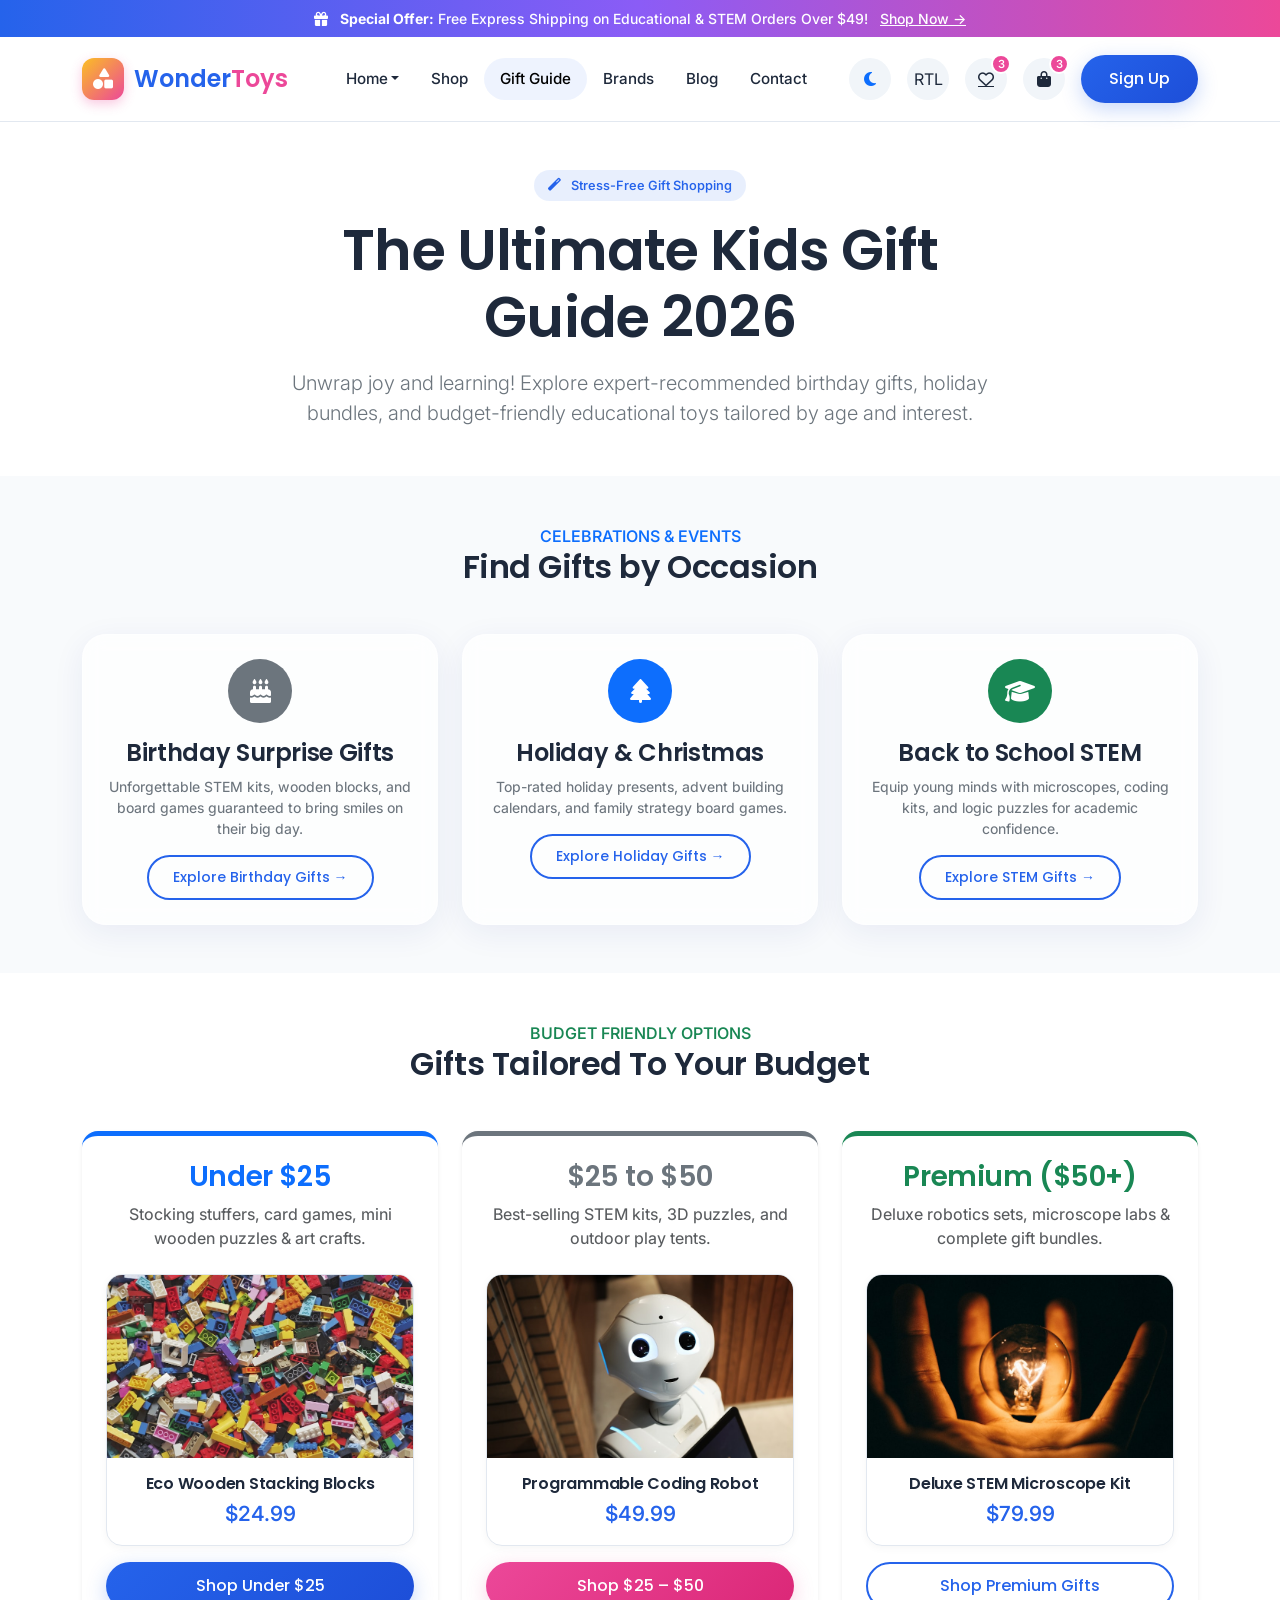
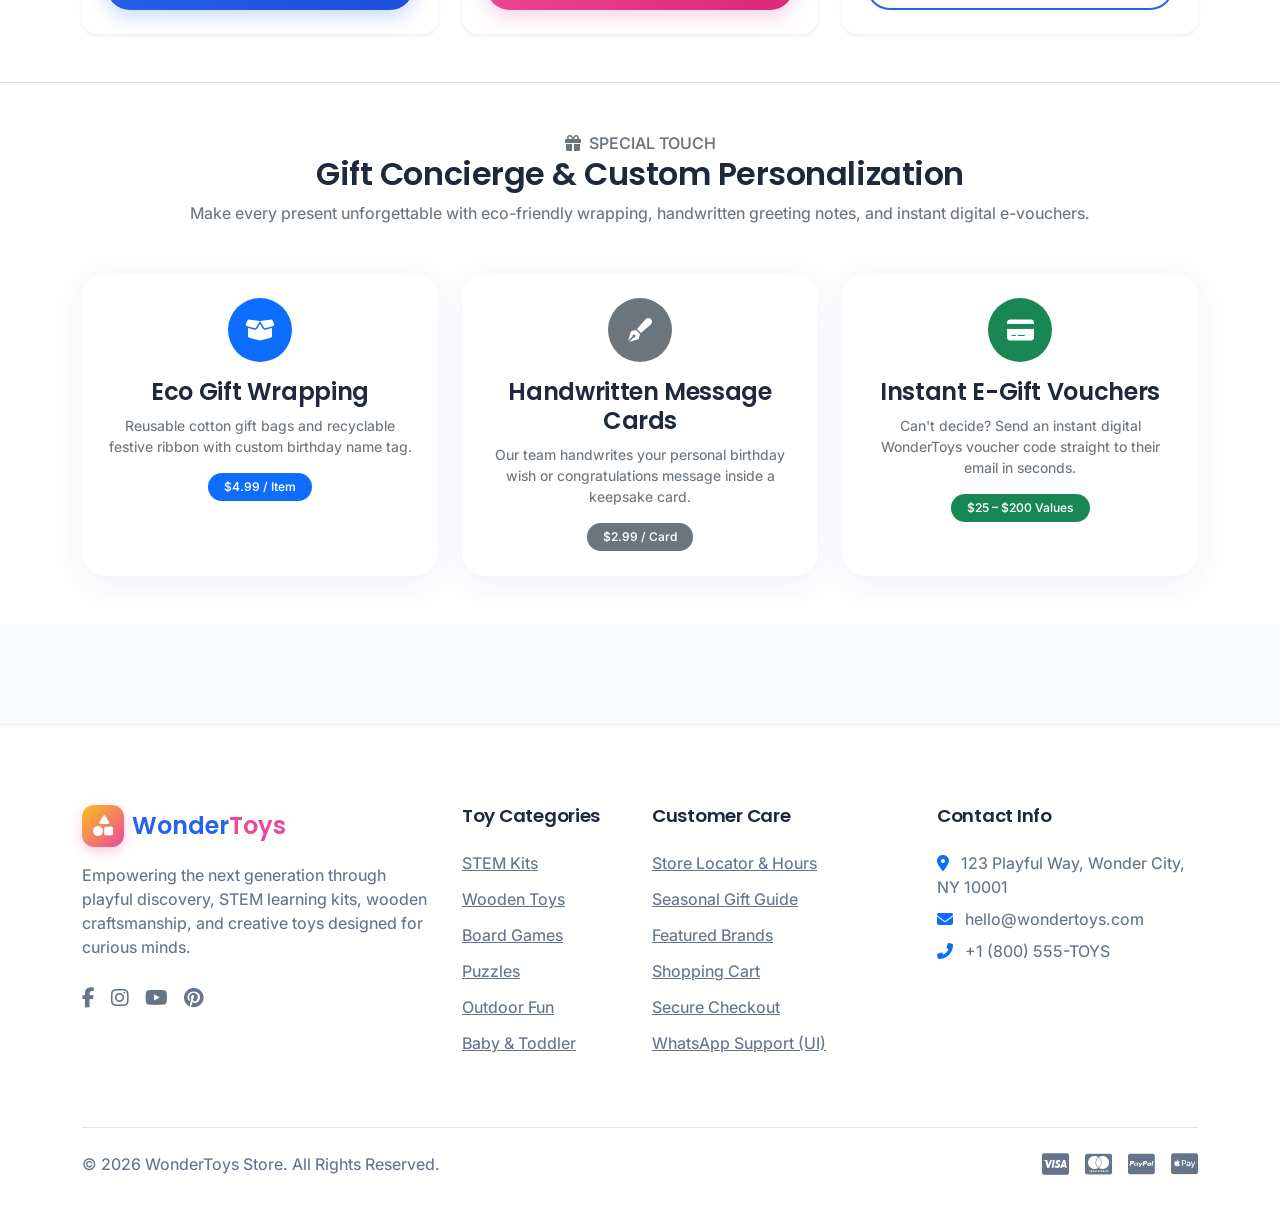
<file: gift-guide.html>
<!DOCTYPE html>
<html lang="en" data-theme="light">
<head>
  <meta charset="UTF-8">
  <meta name="viewport" content="width=device-width, initial-scale=1.0">
  <title>Kids Toy Gift Guide - WonderToys</title>
  <meta name="description" content="Find the perfect educational gifts for birthdays, holidays, back-to-school, and special occasions categorized by age and budget.">
  <meta name="keywords" content="kids gift guide, birthday toys, Christmas gift guide for kids, STEM gifts, budget toys under 25">
  
  <!-- Favicon -->
  <link rel="icon" type="image/svg+xml" href="assets/images/favicon.svg">
  
  <link rel="stylesheet" href="assets/css/bootstrap.min.css">
  <link rel="stylesheet" href="assets/css/style.css">
  <link rel="stylesheet" href="assets/css/dark.css">
  <link rel="stylesheet" href="assets/css/rtl.css">
  <link rel="stylesheet" href="assets/css/animations.css">
  <link rel="stylesheet" href="https://cdnjs.cloudflare.com/ajax/libs/font-awesome/6.4.0/css/all.min.css">
</head>
<body>

  <!-- Top Announcement Bar -->
  <div class="top-bar text-center">
    <div class="container">
      <i class="fas fa-gift me-2"></i> <strong>Special Offer:</strong> Free Express Shipping on Educational & STEM Orders Over $49! <a href="shop.html" class="ms-2">Shop Now &rarr;</a>
    </div>
  </div>

  <!-- Main Navigation Header -->
  <header class="header-sticky">
    <nav class="navbar navbar-expand-xl py-3">
      <div class="container">
        <a class="navbar-brand" href="index.html">
          <div class="brand-icon"><i class="fas fa-shapes"></i></div>
          <span>Wonder<span style="color:var(--secondary-color);">Toys</span></span>
        </a>

        <button class="navbar-toggler border-0" type="button" data-bs-toggle="collapse" data-bs-target="#navbarMain" aria-controls="navbarMain" aria-expanded="false" aria-label="Toggle navigation">
          <i class="fas fa-bars fa-lg text-primary"></i>
        </button>

        <div class="collapse navbar-collapse" id="navbarMain">
          <ul class="navbar-menu navbar-nav mx-auto mb-2 mb-lg-0">
            <li class="nav-item dropdown">
              <a class="nav-link dropdown-toggle" href="#" role="button" data-bs-toggle="dropdown" aria-expanded="false">Home</a>
              <ul class="dropdown-menu">
                <li><a class="dropdown-item" href="index.html">Home 1 - Playful Retail</a></li>
                <li><a class="dropdown-item" href="home-2.html">Home 2 - Educational Boutique</a></li>
              </ul>
            </li>
            <li class="nav-item"><a class="nav-link" href="shop.html">Shop</a></li>
            <li class="nav-item"><a class="nav-link active" href="gift-guide.html">Gift Guide</a></li>
            <li class="nav-item"><a class="nav-link" href="featured-brands.html">Brands</a></li>
            <li class="nav-item"><a class="nav-link" href="blog.html">Blog</a></li>
            <li class="nav-item"><a class="nav-link" href="contact.html">Contact</a></li>
            <li class="nav-item d-xl-none mt-2 pt-2 border-top">
              <a href="signup.html" class="btn btn-toy-primary w-100 text-center"><i class="fas fa-user-plus me-1"></i> Sign Up</a>
            </li>
          </ul>

          <div class="d-flex align-items-center gap-3">
            <!-- Theme Toggle Button -->
            <button class="header-action-btn theme-toggle-btn" title="Toggle Theme">
              <i class="fas fa-moon text-primary"></i>
            </button>

            <!-- RTL Toggle Button -->
            <button class="header-action-btn rtl-toggle-btn" title="Toggle RTL/LTR Layout" onclick="toggleRTL()">RTL</button>
            <a href="wishlist.html" class="header-action-btn" title="Wishlist">
              <i class="far fa-heart"></i>
              <span class="badge-count wishlist-badge-count">0</span>
            </a>
            <a href="cart.html" class="header-action-btn" title="Shopping Cart">
              <i class="fas fa-shopping-bag"></i>
              <span class="badge-count cart-badge-count">0</span>
            </a>
            <a href="signup.html" class="btn btn-toy-primary d-none d-xl-inline-flex">Sign Up</a>
          </div>
        </div>
      </div>
    </nav>
  </header>

  <!-- Hero Section -->
  <section class="py-5 bg-white text-center">
    <div class="container">
      <div class="row justify-content-center">
        <div class="col-lg-8">
          <span class="skill-badge mb-3 d-inline-flex"><i class="fas fa-magic me-1"></i> Stress-Free Gift Shopping</span>
          <h1 class="display-4 fw-bold mb-3">The Ultimate Kids Gift Guide 2026</h1>
          <p class="lead text-secondary mb-0">Unwrap joy and learning! Explore expert-recommended birthday gifts, holiday bundles, and budget-friendly educational toys tailored by age and interest.</p>
        </div>
      </div>
    </div>
  </section>

  <!-- Shop by Occasion Cards -->
  <section id="occasion-section" class="py-5">
    <div class="container">
      <div class="text-center mb-5">
        <span class="text-primary fw-bold text-uppercase">Celebrations & Events</span>
        <h2 class="fw-bold">Find Gifts by Occasion</h2>
      </div>

      <div class="row g-4">
        <div class="col-md-4">
          <div class="glass-panel p-4 text-center h-100 hover-lift">
            <div class="cat-icon-wrapper bg-secondary text-white mb-3" style="width:64px; height:64px; font-size:1.5rem;"><i class="fas fa-birthday-cake"></i></div>
            <h4 class="fw-bold mb-2">Birthday Surprise Gifts</h4>
            <p class="text-secondary small mb-3">Unforgettable STEM kits, wooden blocks, and board games guaranteed to bring smiles on their big day.</p>
            <a href="shop.html" class="btn btn-toy-outline btn-sm">Explore Birthday Gifts &rarr;</a>
          </div>
        </div>

        <div class="col-md-4">
          <div class="glass-panel p-4 text-center h-100 hover-lift">
            <div class="cat-icon-wrapper bg-primary text-white mb-3" style="width:64px; height:64px; font-size:1.5rem;"><i class="fas fa-tree"></i></div>
            <h4 class="fw-bold mb-2">Holiday & Christmas</h4>
            <p class="text-secondary small mb-3">Top-rated holiday presents, advent building calendars, and family strategy board games.</p>
            <a href="shop.html" class="btn btn-toy-outline btn-sm">Explore Holiday Gifts &rarr;</a>
          </div>
        </div>

        <div class="col-md-4">
          <div class="glass-panel p-4 text-center h-100 hover-lift">
            <div class="cat-icon-wrapper bg-success text-white mb-3" style="width:64px; height:64px; font-size:1.5rem;"><i class="fas fa-graduation-cap"></i></div>
            <h4 class="fw-bold mb-2">Back to School STEM</h4>
            <p class="text-secondary small mb-3">Equip young minds with microscopes, coding kits, and logic puzzles for academic confidence.</p>
            <a href="shop.html" class="btn btn-toy-outline btn-sm">Explore STEM Gifts &rarr;</a>
          </div>
        </div>
      </div>
    </div>
  </section>

  <!-- Shop by Budget Section -->
  <section id="budget-section" class="py-5 bg-white">
    <div class="container">
      <div class="text-center mb-5">
        <span class="text-success fw-bold text-uppercase">Budget Friendly Options</span>
        <h2 class="fw-bold">Gifts Tailored To Your Budget</h2>
      </div>

      <div class="row g-4">
        <!-- Budget 1 -->
        <div class="col-md-4">
          <div class="card border-0 shadow-sm rounded-4 p-4 text-center border-top border-5 border-primary h-100">
            <h3 class="fw-bold text-primary mb-2">Under $25</h3>
            <p class="text-muted mb-4">Stocking stuffers, card games, mini wooden puzzles & art crafts.</p>
            
            <div class="toy-card mb-3">
              <div class="toy-card-img-wrapper" style="padding-top:60%;">
                <img src="assets/images/toys/blocks.jpg" alt="Blocks">
              </div>
              <div class="toy-card-body p-3">
                <h6 class="fw-bold mb-1">Eco Wooden Stacking Blocks</h6>
                <span class="price-current">$24.99</span>
              </div>
            </div>
            <a href="shop.html" class="btn btn-toy-primary w-100">Shop Under $25</a>
          </div>
        </div>

        <!-- Budget 2 -->
        <div class="col-md-4">
          <div class="card border-0 shadow-sm rounded-4 p-4 text-center border-top border-5 border-secondary h-100">
            <h3 class="fw-bold text-secondary mb-2">$25 to $50</h3>
            <p class="text-muted mb-4">Best-selling STEM kits, 3D puzzles, and outdoor play tents.</p>
            
            <div class="toy-card mb-3">
              <div class="toy-card-img-wrapper" style="padding-top:60%;">
                <img src="assets/images/toys/robot.jpg" alt="Robot">
              </div>
              <div class="toy-card-body p-3">
                <h6 class="fw-bold mb-1">Programmable Coding Robot</h6>
                <span class="price-current">$49.99</span>
              </div>
            </div>
            <a href="shop.html" class="btn btn-toy-secondary w-100">Shop $25 – $50</a>
          </div>
        </div>

        <!-- Budget 3 -->
        <div class="col-md-4">
          <div class="card border-0 shadow-sm rounded-4 p-4 text-center border-top border-5 border-success h-100">
            <h3 class="fw-bold text-success mb-2">Premium ($50+)</h3>
            <p class="text-muted mb-4">Deluxe robotics sets, microscope labs & complete gift bundles.</p>
            
            <div class="toy-card mb-3">
              <div class="toy-card-img-wrapper" style="padding-top:60%;">
                <img src="assets/images/stem/microscope.jpg" alt="Microscope">
              </div>
              <div class="toy-card-body p-3">
                <h6 class="fw-bold mb-1">Deluxe STEM Microscope Kit</h6>
                <span class="price-current">$79.99</span>
              </div>
            </div>
            <a href="shop.html" class="btn btn-toy-outline w-100">Shop Premium Gifts</a>
          </div>
        </div>
      </div>
    </div>
  </section>

  <!-- NEW SECTION: Gift Concierge & Custom Wrapping -->
  <section class="py-5 bg-white border-top">
    <div class="container">
      <div class="text-center mb-5">
        <span class="text-secondary fw-bold text-uppercase"><i class="fas fa-gift me-1"></i> Special Touch</span>
        <h2 class="fw-bold">Gift Concierge & Custom Personalization</h2>
        <p class="text-secondary max-w-2xl mx-auto">Make every present unforgettable with eco-friendly wrapping, handwritten greeting notes, and instant digital e-vouchers.</p>
      </div>

      <div class="row g-4">
        
        <!-- Feature 1 -->
        <div class="col-md-4">
          <div class="glass-panel p-4 text-center h-100 hover-lift">
            <div class="cat-icon-wrapper bg-primary text-white mx-auto mb-3" style="width:64px; height:64px; font-size:1.5rem;"><i class="fas fa-box-open"></i></div>
            <h4 class="fw-bold mb-2">Eco Gift Wrapping</h4>
            <p class="text-secondary small mb-3">Reusable cotton gift bags and recyclable festive ribbon with custom birthday name tag.</p>
            <span class="badge bg-primary rounded-pill px-3 py-2 fw-bold">$4.99 / Item</span>
          </div>
        </div>

        <!-- Feature 2 -->
        <div class="col-md-4">
          <div class="glass-panel p-4 text-center h-100 hover-lift">
            <div class="cat-icon-wrapper bg-secondary text-white mx-auto mb-3" style="width:64px; height:64px; font-size:1.5rem;"><i class="fas fa-pen-fancy"></i></div>
            <h4 class="fw-bold mb-2">Handwritten Message Cards</h4>
            <p class="text-secondary small mb-3">Our team handwrites your personal birthday wish or congratulations message inside a keepsake card.</p>
            <span class="badge bg-secondary rounded-pill px-3 py-2 fw-bold">$2.99 / Card</span>
          </div>
        </div>

        <!-- Feature 3 -->
        <div class="col-md-4">
          <div class="glass-panel p-4 text-center h-100 hover-lift">
            <div class="cat-icon-wrapper bg-success text-white mx-auto mb-3" style="width:64px; height:64px; font-size:1.5rem;"><i class="fas fa-credit-card"></i></div>
            <h4 class="fw-bold mb-2">Instant E-Gift Vouchers</h4>
            <p class="text-secondary small mb-3">Can't decide? Send an instant digital WonderToys voucher code straight to their email in seconds.</p>
            <span class="badge bg-success rounded-pill px-3 py-2 fw-bold">$25 – $200 Values</span>
          </div>
        </div>

      </div>
    </div>
  </section>

  <!-- Footer -->
  <footer class="footer">
    <div class="container">
      <div class="row g-4">
        <!-- Col 1: Store Story -->
        <div class="col-lg-4 col-md-6">
          <a class="navbar-brand mb-3 d-inline-flex align-items-center gap-2" href="index.html">
            <div class="brand-icon"><i class="fas fa-shapes"></i></div>
            <span>Wonder<span style="color:var(--secondary-color);">Toys</span></span>
          </a>
          <p class="text-muted mb-4">Empowering the next generation through playful discovery, STEM learning kits, wooden craftsmanship, and creative toys designed for curious minds.</p>
          <div class="d-flex gap-3 fs-5">
            <a href="#" class="text-muted hover-text-white"><i class="fab fa-facebook-f"></i></a>
            <a href="#" class="text-muted hover-text-white"><i class="fab fa-instagram"></i></a>
            <a href="#" class="text-muted hover-text-white"><i class="fab fa-youtube"></i></a>
            <a href="#" class="text-muted hover-text-white"><i class="fab fa-pinterest"></i></a>
          </div>
        </div>

        <!-- Col 2: Categories -->
        <div class="col-lg-2 col-md-6">
          <h5>Toy Categories</h5>
          <ul class="footer-links">
            <li><a href="shop.html?cat=stem">STEM Kits</a></li>
            <li><a href="shop.html?cat=wooden">Wooden Toys</a></li>
            <li><a href="shop.html?cat=board-games">Board Games</a></li>
            <li><a href="shop.html?cat=puzzles">Puzzles</a></li>
            <li><a href="shop.html?cat=outdoor">Outdoor Fun</a></li>
            <li><a href="shop.html?cat=baby">Baby & Toddler</a></li>
          </ul>
        </div>

        <!-- Col 3: Customer Support -->
        <div class="col-lg-3 col-md-6">
          <h5>Customer Care</h5>
          <ul class="footer-links">
            <li><a href="contact.html">Store Locator & Hours</a></li>
            <li><a href="gift-guide.html">Seasonal Gift Guide</a></li>
            <li><a href="featured-brands.html">Featured Brands</a></li>
            <li><a href="cart.html">Shopping Cart</a></li>
            <li><a href="checkout.html">Secure Checkout</a></li>
            <li><a href="contact.html">WhatsApp Support (UI)</a></li>
          </ul>
        </div>

        <!-- Col 4: Contact Info -->
        <div class="col-lg-3 col-md-6">
          <h5>Contact Info</h5>
          <p class="text-muted mb-2"><i class="fas fa-map-marker-alt text-primary me-2"></i> 123 Playful Way, Wonder City, NY 10001</p>
          <p class="text-muted mb-2"><i class="fas fa-envelope text-primary me-2"></i> hello@wondertoys.com</p>
          <p class="text-muted mb-3"><i class="fas fa-phone-alt text-primary me-2"></i> +1 (800) 555-TOYS</p>
        </div>
      </div>

      <div class="footer-bottom text-center text-md-between d-flex flex-column flex-md-row align-items-center justify-content-between">
        <p class="mb-0 text-muted">&copy; 2026 WonderToys Store. All Rights Reserved.</p>
        <div class="d-flex gap-3 text-muted fs-4 mt-3 mt-md-0">
          <i class="fab fa-cc-visa"></i>
          <i class="fab fa-cc-mastercard"></i>
          <i class="fab fa-cc-paypal"></i>
          <i class="fab fa-cc-apple-pay"></i>
        </div>
      </div>
    </div>
  </footer>

  <script src="https://cdn.jsdelivr.net/npm/bootstrap@5.3.2/dist/js/bootstrap.bundle.min.js"></script>
  <script src="assets/js/theme-toggle.js"></script>
  <script src="assets/js/rtl-toggle.js"></script>
  <script src="assets/js/main.js"></script>
</body>
</html>
</file>
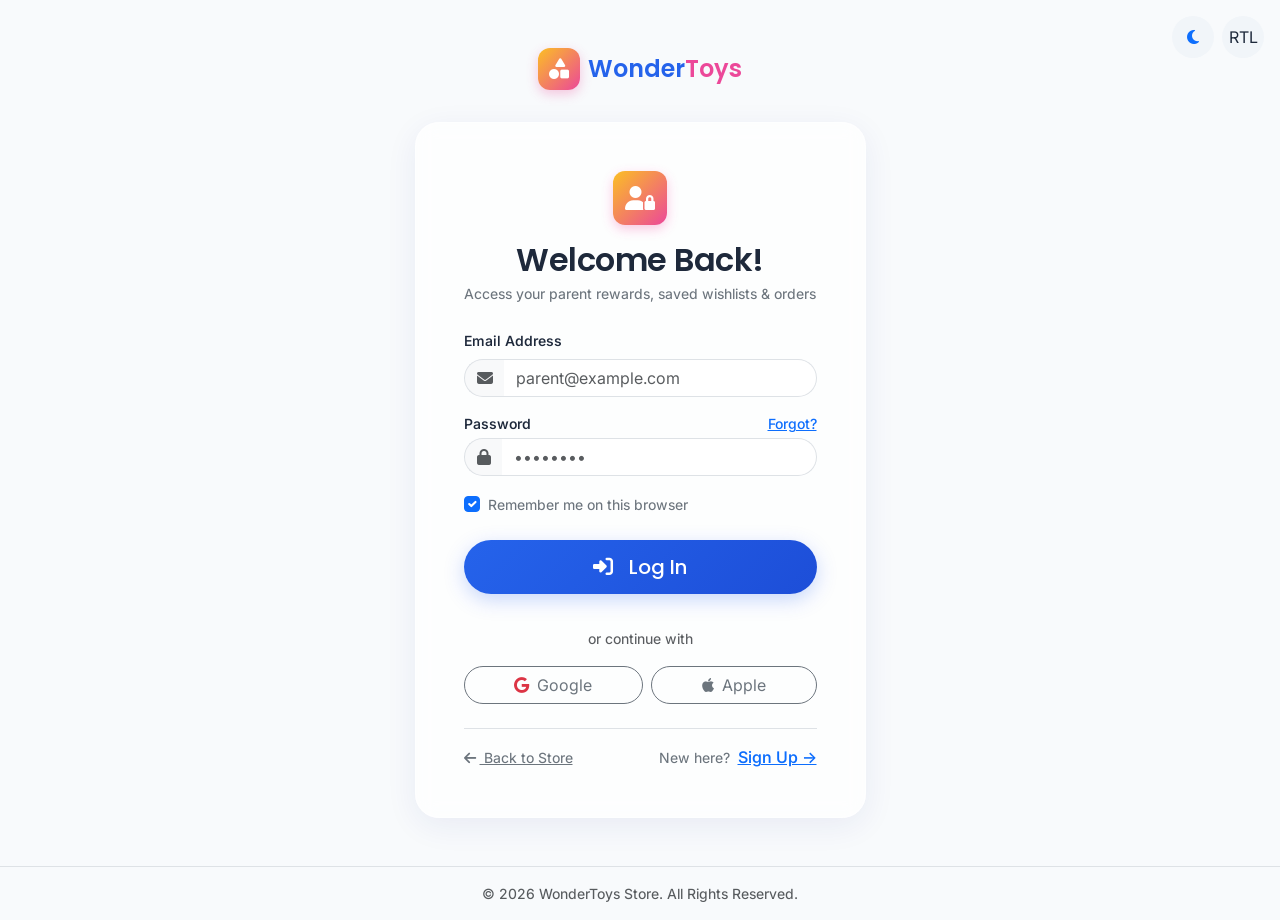
<file: login.html>
<!DOCTYPE html>
<html lang="en" data-theme="light">
<head>
  <meta charset="UTF-8">
  <meta name="viewport" content="width=device-width, initial-scale=1.0">
  <title>Login - WonderToys Kids Store</title>
  <meta name="description" content="Sign in to your WonderToys account to track orders, access saved wishlists, and claim VIP Toy Club rewards.">
  <meta name="keywords" content="toy store login, account sign in, parents login">
  
  <!-- Favicon -->
  <link rel="icon" type="image/svg+xml" href="assets/images/favicon.svg">
  
  <link rel="stylesheet" href="assets/css/bootstrap.min.css">
  <link rel="stylesheet" href="assets/css/style.css">
  <link rel="stylesheet" href="assets/css/dark.css">
  <link rel="stylesheet" href="assets/css/rtl.css">
  <link rel="stylesheet" href="assets/css/animations.css">
  <link rel="stylesheet" href="https://cdnjs.cloudflare.com/ajax/libs/font-awesome/6.4.0/css/all.min.css">
</head>
<body class="d-flex flex-column min-vh-100 position-relative">

  <!-- Floating Corner Toggles -->
  <div class="position-absolute top-0 end-0 p-3 d-flex gap-2 z-3">
    <button class="header-action-btn theme-toggle-btn" title="Toggle Light/Dark Theme">
      <i class="fas fa-moon text-primary"></i>
    </button>
    <button class="header-action-btn rtl-toggle-btn" title="Toggle RTL/LTR Layout" onclick="toggleRTL()">RTL</button>
  </div>

  <!-- Login Main (No Navbar Header) -->
  <main class="py-5 my-auto">
    <div class="container">
      <div class="row justify-content-center">
        <div class="col-md-8 col-lg-5">

          <!-- Centered Brand Logo & Name at Top -->
          <div class="text-center mb-4">
            <a class="navbar-brand d-inline-flex align-items-center gap-2 mb-2" href="index.html">
              <div class="brand-icon"><i class="fas fa-shapes"></i></div>
              <span>Wonder<span style="color:var(--secondary-color);">Toys</span></span>
            </a>
          </div>

          <!-- Glass Card Panel -->
          <div class="glass-panel p-4 p-md-5">
            
            <div class="text-center mb-4">
              <div class="brand-icon mx-auto mb-3" style="width:54px; height:54px; font-size:1.5rem;"><i class="fas fa-user-lock"></i></div>
              <h2 class="fw-bold mb-1">Welcome Back!</h2>
              <p class="text-secondary small">Access your parent rewards, saved wishlists & orders</p>
            </div>

            <form onsubmit="event.preventDefault(); showToast('Login successful! Welcome back to WonderToys.', 'success'); setTimeout(() => window.location.href='index.html', 1200);">
              <div class="mb-3">
                <label class="form-label fw-bold small">Email Address</label>
                <div class="input-group">
                  <span class="input-group-text rounded-start-pill bg-light border-end-0"><i class="fas fa-envelope text-muted"></i></span>
                  <input type="email" class="form-control rounded-end-pill border-start-0" placeholder="parent@example.com" required>
                </div>
              </div>

              <div class="mb-3">
                <div class="d-flex justify-content-between align-items-center mb-1">
                  <label class="form-label fw-bold small mb-0">Password</label>
                  <a href="#" class="small text-primary fw-semibold" onclick="showToast('Password reset link sent to your email!', 'info'); return false;">Forgot?</a>
                </div>
                <div class="input-group">
                  <span class="input-group-text rounded-start-pill bg-light border-end-0"><i class="fas fa-lock text-muted"></i></span>
                  <input type="password" class="form-control rounded-end-pill border-start-0" placeholder="••••••••" required>
                </div>
              </div>

              <div class="form-check mb-4">
                <input class="form-check-input" type="checkbox" id="rememberMe" checked>
                <label class="form-check-label small text-secondary" for="rememberMe">Remember me on this browser</label>
              </div>

              <button type="submit" class="btn btn-toy-primary btn-lg w-100 rounded-pill mb-3">
                <i class="fas fa-sign-in-alt me-2"></i> Log In
              </button>

              <div class="text-center my-3">
                <span class="text-muted small">or continue with</span>
              </div>

              <div class="d-flex gap-2 mb-4">
                <button type="button" class="btn btn-outline-secondary flex-grow-1 rounded-pill small" onclick="showToast('Google login connected!', 'info')"><i class="fab fa-google text-danger me-1"></i> Google</button>
                <button type="button" class="btn btn-outline-secondary flex-grow-1 rounded-pill small" onclick="showToast('Apple login connected!', 'info')"><i class="fab fa-apple me-1"></i> Apple</button>
              </div>

              <div class="text-center pt-3 border-top d-flex justify-content-between align-items-center">
                <a href="index.html" class="small text-secondary"><i class="fas fa-arrow-left me-1"></i> Back to Store</a>
                <div>
                  <span class="text-secondary small">New here?</span>
                  <a href="signup.html" class="fw-bold text-primary ms-1">Sign Up &rarr;</a>
                </div>
              </div>
            </form>

          </div>
        </div>
      </div>
    </div>
  </main>

  <!-- Simple Auth Footer -->
  <footer class="py-3 border-top mt-auto text-center text-muted small">
    <div class="container">&copy; 2026 WonderToys Store. All Rights Reserved.</div>
  </footer>

  <script src="https://cdn.jsdelivr.net/npm/bootstrap@5.3.2/dist/js/bootstrap.bundle.min.js"></script>
  <script src="assets/js/theme-toggle.js"></script>
  <script src="assets/js/rtl-toggle.js"></script>
  <script src="assets/js/main.js"></script>
</body>
</html>
</file>
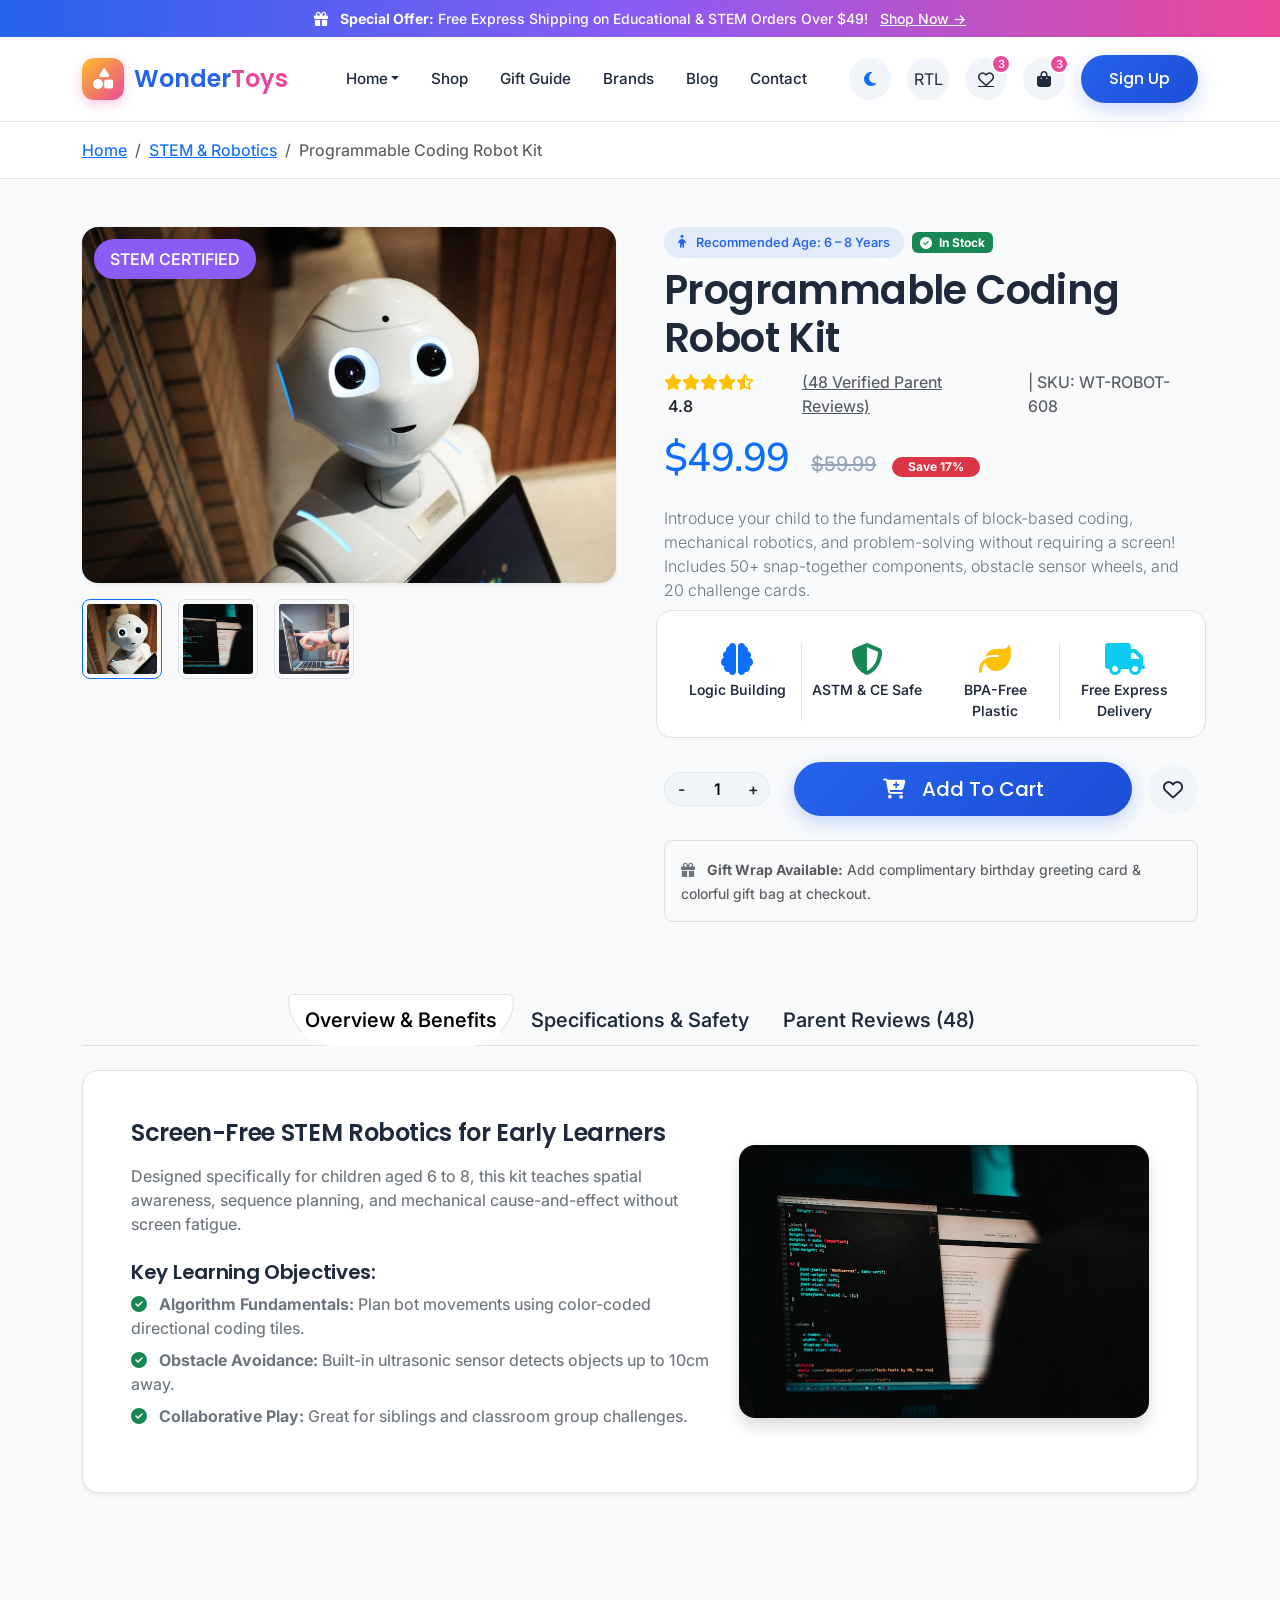
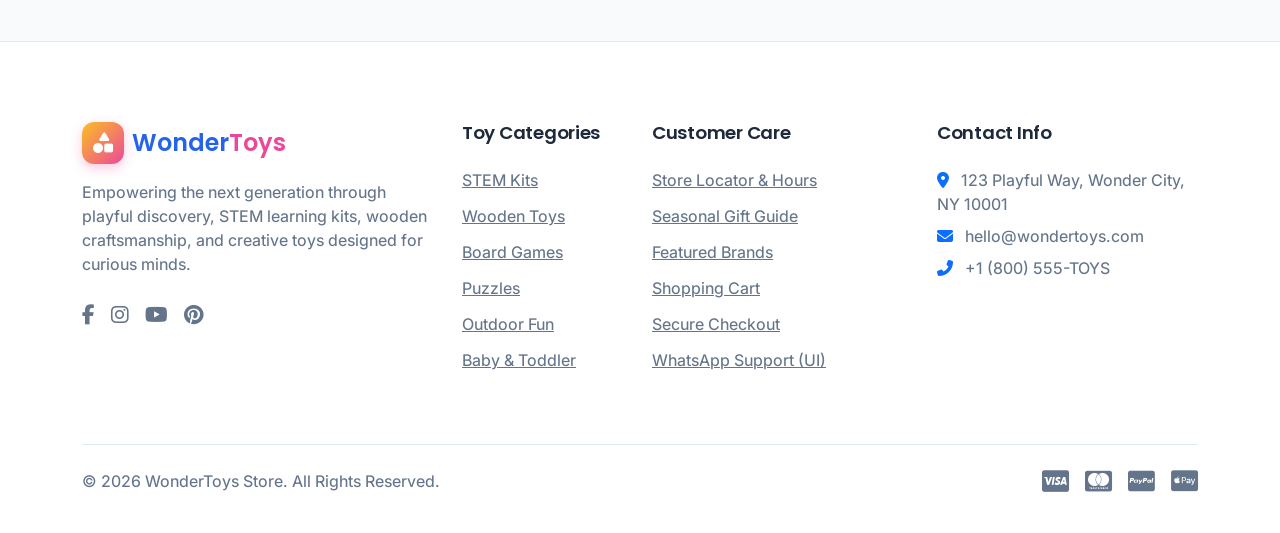
<file: product-details.html>
<!DOCTYPE html>
<html lang="en" data-theme="light">
<head>
  <meta charset="UTF-8">
  <meta name="viewport" content="width=device-width, initial-scale=1.0">
  <title>Programmable Coding Robot Kit - WonderToys</title>
  <meta name="description" content="Programmable Coding Robot Kit for ages 6-8. Hands-on STEM toy teaching logic, coding basics, and mechanical engineering. ASTM certified non-toxic.">
  <meta name="keywords" content="coding robot kit, STEM toy, educational robot, kids logic toys, non toxic STEM kit">
  
  <!-- Favicon -->
  <link rel="icon" type="image/svg+xml" href="assets/images/favicon.svg">
  
  <link rel="stylesheet" href="assets/css/bootstrap.min.css">
  <link rel="stylesheet" href="assets/css/style.css">
  <link rel="stylesheet" href="assets/css/dark.css">
  <link rel="stylesheet" href="assets/css/rtl.css">
  <link rel="stylesheet" href="assets/css/animations.css">
  <link rel="stylesheet" href="https://cdnjs.cloudflare.com/ajax/libs/font-awesome/6.4.0/css/all.min.css">
</head>
<body>

  <!-- Top Announcement Bar -->
  <div class="top-bar text-center">
    <div class="container">
      <i class="fas fa-gift me-2"></i> <strong>Special Offer:</strong> Free Express Shipping on Educational & STEM Orders Over $49! <a href="shop.html" class="ms-2">Shop Now &rarr;</a>
    </div>
  </div>

  <!-- Main Navigation Header -->
  <header class="header-sticky">
    <nav class="navbar navbar-expand-xl py-3">
      <div class="container">
        <a class="navbar-brand" href="index.html">
          <div class="brand-icon"><i class="fas fa-shapes"></i></div>
          <span>Wonder<span style="color:var(--secondary-color);">Toys</span></span>
        </a>

        <button class="navbar-toggler border-0" type="button" data-bs-toggle="collapse" data-bs-target="#navbarMain" aria-controls="navbarMain" aria-expanded="false" aria-label="Toggle navigation">
          <i class="fas fa-bars fa-lg text-primary"></i>
        </button>

        <div class="collapse navbar-collapse" id="navbarMain">
          <ul class="navbar-menu navbar-nav mx-auto mb-2 mb-lg-0">
            <li class="nav-item dropdown">
              <a class="nav-link dropdown-toggle" href="#" role="button" data-bs-toggle="dropdown" aria-expanded="false">Home</a>
              <ul class="dropdown-menu">
                <li><a class="dropdown-item" href="index.html">Home 1 - Playful Retail</a></li>
                <li><a class="dropdown-item" href="home-2.html">Home 2 - Educational Boutique</a></li>
              </ul>
            </li>
            <li class="nav-item"><a class="nav-link" href="shop.html">Shop</a></li>
            <li class="nav-item"><a class="nav-link" href="gift-guide.html">Gift Guide</a></li>
            <li class="nav-item"><a class="nav-link" href="featured-brands.html">Brands</a></li>
            <li class="nav-item"><a class="nav-link" href="blog.html">Blog</a></li>
            <li class="nav-item"><a class="nav-link" href="contact.html">Contact</a></li>
            <li class="nav-item d-xl-none mt-2 pt-2 border-top">
              <a href="signup.html" class="btn btn-toy-primary w-100 text-center"><i class="fas fa-user-plus me-1"></i> Sign Up</a>
            </li>
          </ul>

          <div class="d-flex align-items-center gap-3">
            <button class="header-action-btn theme-toggle-btn" title="Toggle Theme">
              <i class="fas fa-moon text-primary"></i>
            </button>
            <button class="header-action-btn rtl-toggle-btn" title="Toggle RTL/LTR Layout" onclick="toggleRTL()">RTL</button>
            <a href="wishlist.html" class="header-action-btn" title="Wishlist">
              <i class="far fa-heart"></i>
              <span class="badge-count wishlist-badge-count">0</span>
            </a>
            <a href="cart.html" class="header-action-btn" title="Shopping Cart">
              <i class="fas fa-shopping-bag"></i>
              <span class="badge-count cart-badge-count">0</span>
            </a>
            <a href="signup.html" class="btn btn-toy-primary d-none d-xl-inline-flex">Sign Up</a>
          </div>
        </div>
      </div>
    </nav>
  </header>

  <!-- Breadcrumb -->
  <section class="py-3 bg-white border-bottom">
    <div class="container">
      <nav aria-label="breadcrumb">
        <ol class="breadcrumb mb-0">
          <li class="breadcrumb-item"><a href="index.html">Home</a></li>
          <li class="breadcrumb-item"><a href="shop.html">STEM & Robotics</a></li>
          <li class="breadcrumb-item active" aria-current="page">Programmable Coding Robot Kit</li>
        </ol>
      </nav>
    </div>
  </section>

  <!-- Product Details Section -->
  <section class="py-5">
    <div class="container">
      <div class="row g-5">

        <!-- Product Gallery Column -->
        <div class="col-lg-6">
          <div class="position-relative mb-3">
            <img id="mainProductGalleryImg" src="assets/images/toys/robot.jpg" alt="Programmable Coding Robot Kit" class="img-fluid rounded-4 shadow-sm w-100" style="max-height: 480px; object-fit: cover;">
            <span class="toy-badge badge-stem fs-6 px-3 py-2">STEM Certified</span>
          </div>

          <div class="d-flex gap-3 overflow-x-auto pb-2">
            <img src="assets/images/toys/robot.jpg" alt="Thumb 1" class="rounded-3 border border-primary p-1 cursor-pointer" style="width:80px; height:80px; object-fit:cover;" onclick="document.getElementById('mainProductGalleryImg').src=this.src">
            <img src="assets/images/stem/coding-bot.jpg" alt="Thumb 2" class="rounded-3 border p-1 cursor-pointer" style="width:80px; height:80px; object-fit:cover;" onclick="document.getElementById('mainProductGalleryImg').src=this.src">
            <img src="assets/images/stem/stem-kit-1.jpg" alt="Thumb 3" class="rounded-3 border p-1 cursor-pointer" style="width:80px; height:80px; object-fit:cover;" onclick="document.getElementById('mainProductGalleryImg').src=this.src">
          </div>
        </div>

        <!-- Product Info Column -->
        <div class="col-lg-6">
          <div class="d-flex align-items-center gap-2 mb-2">
            <span class="skill-badge"><i class="fas fa-child me-1"></i> Recommended Age: 6 – 8 Years</span>
            <span class="badge bg-success"><i class="fas fa-check-circle me-1"></i> In Stock</span>
          </div>

          <h1 class="fw-bold mb-2">Programmable Coding Robot Kit</h1>

          <div class="d-flex align-items-center gap-3 mb-3">
            <div class="text-warning">
              <i class="fas fa-star"></i><i class="fas fa-star"></i><i class="fas fa-star"></i><i class="fas fa-star"></i><i class="fas fa-star-half-alt"></i>
              <span class="text-dark fw-bold ms-1">4.8</span>
            </div>
            <a href="#reviews" class="text-muted text-decoration-underline">(48 Verified Parent Reviews)</a>
            <span class="text-muted">| SKU: WT-ROBOT-608</span>
          </div>

          <div class="d-flex align-items-baseline gap-3 mb-4">
            <h2 class="price-tag text-primary display-6 mb-0">$49.99</h2>
            <span class="price-old fs-5">$59.99</span>
            <span class="badge bg-danger rounded-pill px-3 py-1">Save 17%</span>
          </div>

          <p class="text-secondary lead fs-6 mb-4">Introduce your child to the fundamentals of block-based coding, mechanical robotics, and problem-solving without requiring a screen! Includes 50+ snap-together components, obstacle sensor wheels, and 20 challenge cards.</p>

          <!-- Key Badges Grid -->
          <div class="row g-3 mb-4 p-3 bg-white rounded-4 border">
            <div class="col-6 col-md-3 text-center border-end">
              <i class="fas fa-brain fa-2x text-primary mb-1"></i>
              <small class="d-block fw-bold">Logic Building</small>
            </div>
            <div class="col-6 col-md-3 text-center border-md-end">
              <i class="fas fa-shield-alt fa-2x text-success mb-1"></i>
              <small class="d-block fw-bold">ASTM & CE Safe</small>
            </div>
            <div class="col-6 col-md-3 text-center border-end">
              <i class="fas fa-leaf fa-2x text-warning mb-1"></i>
              <small class="d-block fw-bold">BPA-Free Plastic</small>
            </div>
            <div class="col-6 col-md-3 text-center">
              <i class="fas fa-truck fa-2x text-info mb-1"></i>
              <small class="d-block fw-bold">Free Express Delivery</small>
            </div>
          </div>

          <!-- Purchase Controls -->
          <div class="d-flex flex-wrap align-items-center gap-3 mb-4">
            <div class="qty-control me-2">
              <button class="qty-btn qty-minus">-</button>
              <input type="text" class="qty-input" value="1" readonly>
              <button class="qty-btn qty-plus">+</button>
            </div>

            <button class="btn btn-toy-primary btn-lg flex-grow-1" onclick="addToCart(1, 'Programmable Coding Robot Kit', 49.99, 'assets/images/toys/robot.jpg', '6-8 Yrs')">
              <i class="fas fa-cart-plus me-2"></i> Add To Cart
            </button>

            <button class="header-action-btn" onclick="toggleWishlist(1, this)" title="Save to Wishlist" style="width:50px; height:50px;">
              <i class="far fa-heart fa-lg"></i>
            </button>
          </div>

          <div class="p-3 rounded-3 bg-light border">
            <small class="text-muted"><i class="fas fa-gift text-secondary me-2"></i> <strong>Gift Wrap Available:</strong> Add complimentary birthday greeting card & colorful gift bag at checkout.</small>
          </div>

        </div>
      </div>

      <!-- Tabbed Specifications & Reviews -->
      <div class="mt-5 pt-4">
        <ul class="nav nav-tabs justify-content-center border-bottom-2 mb-4" id="productTabs" role="tablist">
          <li class="nav-item" role="presentation">
            <button class="nav-link active fw-bold fs-5 px-4" id="overview-tab" data-bs-toggle="tab" data-bs-target="#overview" type="button">Overview & Benefits</button>
          </li>
          <li class="nav-item" role="presentation">
            <button class="nav-link fw-bold fs-5 px-4" id="specs-tab" data-bs-toggle="tab" data-bs-target="#specs" type="button">Specifications & Safety</button>
          </li>
          <li class="nav-item" role="presentation">
            <button class="nav-link fw-bold fs-5 px-4" id="reviews-tab" data-bs-toggle="tab" data-bs-target="#reviews" type="button">Parent Reviews (48)</button>
          </li>
        </ul>

        <div class="tab-content bg-white p-4 p-md-5 rounded-4 shadow-sm border" id="productTabsContent">
          
          <!-- Tab 1: Overview -->
          <div class="tab-pane fade show active" id="overview" role="tabpanel">
            <div class="row g-4 align-items-center">
              <div class="col-md-7">
                <h4 class="fw-bold mb-3">Screen-Free STEM Robotics for Early Learners</h4>
                <p class="text-secondary">Designed specifically for children aged 6 to 8, this kit teaches spatial awareness, sequence planning, and mechanical cause-and-effect without screen fatigue.</p>
                
                <h5 class="fw-bold mt-4 mb-2">Key Learning Objectives:</h5>
                <ul class="list-unstyled text-secondary">
                  <li class="mb-2"><i class="fas fa-check-circle text-success me-2"></i> <strong>Algorithm Fundamentals:</strong> Plan bot movements using color-coded directional coding tiles.</li>
                  <li class="mb-2"><i class="fas fa-check-circle text-success me-2"></i> <strong>Obstacle Avoidance:</strong> Built-in ultrasonic sensor detects objects up to 10cm away.</li>
                  <li class="mb-2"><i class="fas fa-check-circle text-success me-2"></i> <strong>Collaborative Play:</strong> Great for siblings and classroom group challenges.</li>
                </ul>
              </div>
              <div class="col-md-5">
                <img src="assets/images/stem/coding-bot.jpg" alt="Child using Coding Kit" class="img-fluid rounded-4 shadow">
              </div>
            </div>
          </div>

          <!-- Tab 2: Specs -->
          <div class="tab-pane fade" id="specs" role="tabpanel">
            <h4 class="fw-bold mb-3">Technical Specifications & Safety Compliance</h4>
            <div class="table-responsive">
              <table class="table table-bordered align-middle">
                <tbody>
                  <tr><th class="bg-light w-25">Target Age Group</th><td>6 – 8 Years (Early Elementary)</td></tr>
                  <tr><th class="bg-light">Package Contents</th><td>1x Robot Base, 50x Building Tiles, 20x Challenge Cards, 1x Instruction Guide</td></tr>
                  <tr><th class="bg-light">Batteries Required</th><td>3x AA Batteries (Not included)</td></tr>
                  <tr><th class="bg-light">Safety Certifications</th><td>ASTM F963-17 (USA), CE Certified (EU), EN71 Non-Toxic Lead Free</td></tr>
                  <tr><th class="bg-light">Dimensions</th><td>25cm x 20cm x 10cm (9.8" x 7.8" x 3.9")</td></tr>
                  <tr><th class="bg-light">Weight</th><td>0.82 kg (1.8 lbs)</td></tr>
                </tbody>
              </table>
            </div>
          </div>

          <!-- Tab 3: Reviews -->
          <div class="tab-pane fade" id="reviews" role="tabpanel">
            <div class="row g-4">
              <div class="col-md-4 text-center border-end">
                <h1 class="display-3 fw-bold text-primary mb-0">4.8</h1>
                <div class="text-warning fs-5 mb-2"><i class="fas fa-star"></i><i class="fas fa-star"></i><i class="fas fa-star"></i><i class="fas fa-star"></i><i class="fas fa-star-half-alt"></i></div>
                <p class="text-muted">Based on 48 Parent & Educator Reviews</p>
                <button class="btn btn-toy-outline rounded-pill"><i class="fas fa-pen me-1"></i> Write A Review</button>
              </div>
              <div class="col-md-8">
                <div class="mb-4">
                  <div class="d-flex align-items-center gap-3 mb-2">
                    <div class="bg-primary text-white rounded-circle d-flex align-items-center justify-content-center fw-bold" style="width:40px; height:40px;">JS</div>
                    <div>
                      <h6 class="mb-0 fw-bold">Jessica Miller</h6>
                      <small class="text-muted">Verified Purchase • 2 weeks ago</small>
                    </div>
                  </div>
                  <p class="text-secondary mb-0">"My 7-year-old son built the obstacle course on day one! Super durable plastic and very easy to follow guide."</p>
                </div>
                <hr>
                <div>
                  <div class="d-flex align-items-center gap-3 mb-2">
                    <div class="bg-secondary text-white rounded-circle d-flex align-items-center justify-content-center fw-bold" style="width:40px; height:40px;">DT</div>
                    <div>
                      <h6 class="mb-0 fw-bold">David Thompson</h6>
                      <small class="text-muted">Verified Educator • 1 month ago</small>
                    </div>
                  </div>
                  <p class="text-secondary mb-0">"Bought 5 kits for my STEM club classroom. Kids love setting up challenges! Highly recommended."</p>
                </div>
              </div>
            </div>
          </div>

        </div>
      </div>

    </div>
  </section>

  <!-- Footer -->
  <footer class="footer">
    <div class="container">
      <div class="row g-4">
        <!-- Col 1: Store Story -->
        <div class="col-lg-4 col-md-6">
          <a class="navbar-brand mb-3 d-inline-flex align-items-center gap-2" href="index.html">
            <div class="brand-icon"><i class="fas fa-shapes"></i></div>
            <span>Wonder<span style="color:var(--secondary-color);">Toys</span></span>
          </a>
          <p class="text-muted mb-4">Empowering the next generation through playful discovery, STEM learning kits, wooden craftsmanship, and creative toys designed for curious minds.</p>
          <div class="d-flex gap-3 fs-5">
            <a href="#" class="text-muted hover-text-white"><i class="fab fa-facebook-f"></i></a>
            <a href="#" class="text-muted hover-text-white"><i class="fab fa-instagram"></i></a>
            <a href="#" class="text-muted hover-text-white"><i class="fab fa-youtube"></i></a>
            <a href="#" class="text-muted hover-text-white"><i class="fab fa-pinterest"></i></a>
          </div>
        </div>

        <!-- Col 2: Categories -->
        <div class="col-lg-2 col-md-6">
          <h5>Toy Categories</h5>
          <ul class="footer-links">
            <li><a href="shop.html?cat=stem">STEM Kits</a></li>
            <li><a href="shop.html?cat=wooden">Wooden Toys</a></li>
            <li><a href="shop.html?cat=board-games">Board Games</a></li>
            <li><a href="shop.html?cat=puzzles">Puzzles</a></li>
            <li><a href="shop.html?cat=outdoor">Outdoor Fun</a></li>
            <li><a href="shop.html?cat=baby">Baby & Toddler</a></li>
          </ul>
        </div>

        <!-- Col 3: Customer Support -->
        <div class="col-lg-3 col-md-6">
          <h5>Customer Care</h5>
          <ul class="footer-links">
            <li><a href="contact.html">Store Locator & Hours</a></li>
            <li><a href="gift-guide.html">Seasonal Gift Guide</a></li>
            <li><a href="featured-brands.html">Featured Brands</a></li>
            <li><a href="cart.html">Shopping Cart</a></li>
            <li><a href="checkout.html">Secure Checkout</a></li>
            <li><a href="contact.html">WhatsApp Support (UI)</a></li>
          </ul>
        </div>

        <!-- Col 4: Contact Info -->
        <div class="col-lg-3 col-md-6">
          <h5>Contact Info</h5>
          <p class="text-muted mb-2"><i class="fas fa-map-marker-alt text-primary me-2"></i> 123 Playful Way, Wonder City, NY 10001</p>
          <p class="text-muted mb-2"><i class="fas fa-envelope text-primary me-2"></i> hello@wondertoys.com</p>
          <p class="text-muted mb-3"><i class="fas fa-phone-alt text-primary me-2"></i> +1 (800) 555-TOYS</p>
        </div>
      </div>

      <div class="footer-bottom text-center text-md-between d-flex flex-column flex-md-row align-items-center justify-content-between">
        <p class="mb-0 text-muted">&copy; 2026 WonderToys Store. All Rights Reserved.</p>
        <div class="d-flex gap-3 text-muted fs-4 mt-3 mt-md-0">
          <i class="fab fa-cc-visa"></i>
          <i class="fab fa-cc-mastercard"></i>
          <i class="fab fa-cc-paypal"></i>
          <i class="fab fa-cc-apple-pay"></i>
        </div>
      </div>
    </div>
  </footer>

  <script src="https://cdn.jsdelivr.net/npm/bootstrap@5.3.2/dist/js/bootstrap.bundle.min.js"></script>
  <script src="assets/js/theme-toggle.js"></script>
  <script src="assets/js/rtl-toggle.js"></script>
  <script src="assets/js/main.js"></script>
</body>
</html>
</file>
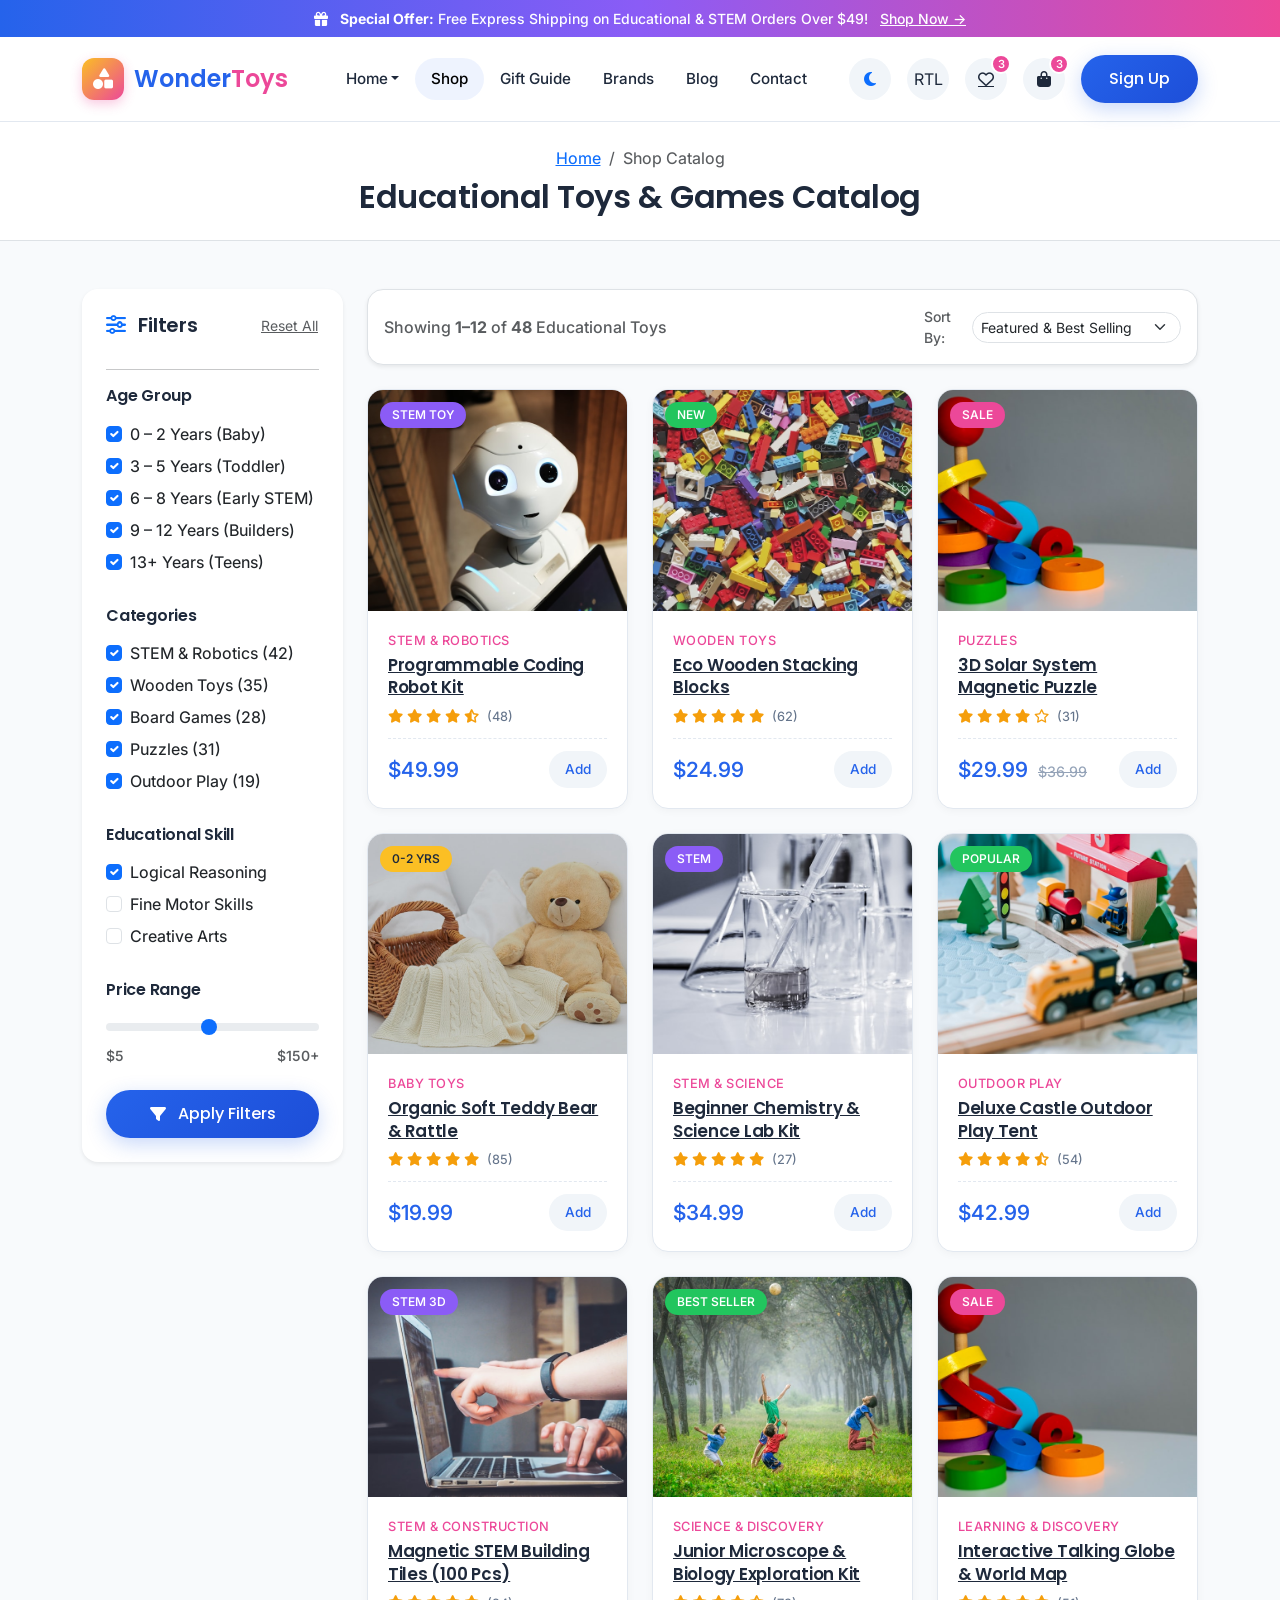
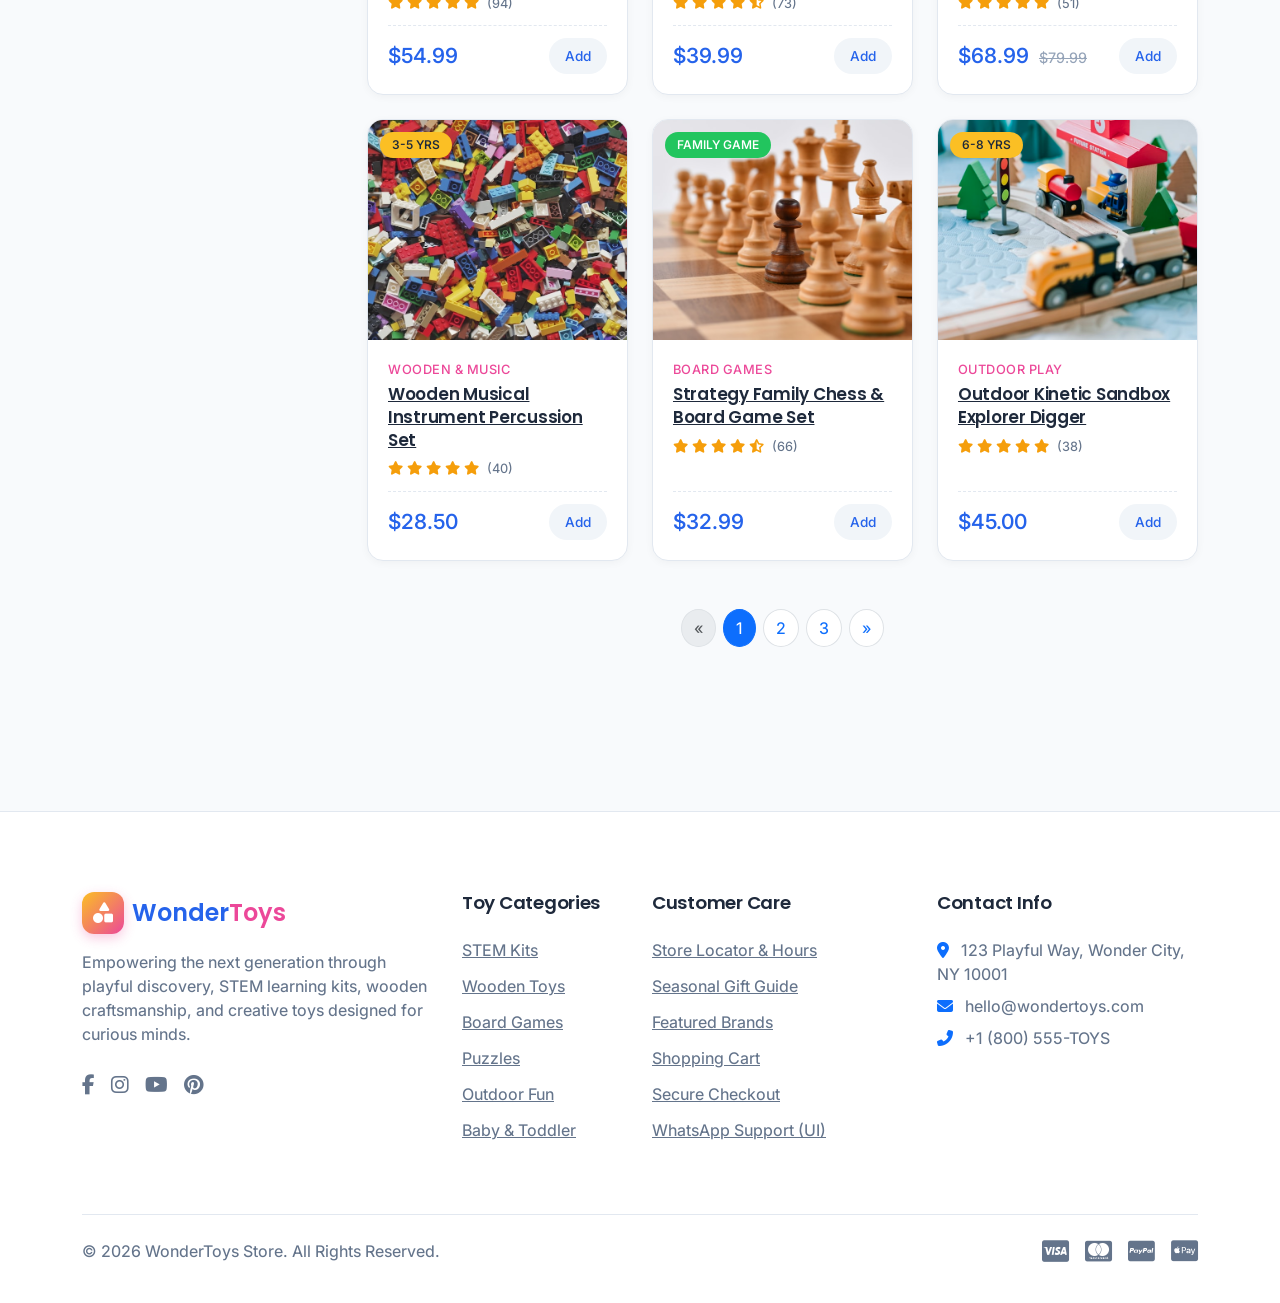
<file: shop.html>
<!DOCTYPE html>
<html lang="en" data-theme="light">
<head>
  <meta charset="UTF-8">
  <meta name="viewport" content="width=device-width, initial-scale=1.0">
  <title>Shop Catalog - WonderToys Kids Store</title>
  <meta name="description" content="Browse our complete catalog of educational toys, STEM kits, wooden puzzles, board games, and creative play for all age groups.">
  <meta name="keywords" content="toy shop catalog, buy STEM toys, educational games, wooden toys, puzzle shop">
  
  <!-- Favicon -->
  <link rel="icon" type="image/svg+xml" href="assets/images/favicon.svg">
  
  <link rel="stylesheet" href="assets/css/bootstrap.min.css">
  <link rel="stylesheet" href="assets/css/style.css">
  <link rel="stylesheet" href="assets/css/dark.css">
  <link rel="stylesheet" href="assets/css/rtl.css">
  <link rel="stylesheet" href="assets/css/animations.css">
  <link rel="stylesheet" href="https://cdnjs.cloudflare.com/ajax/libs/font-awesome/6.4.0/css/all.min.css">
</head>
<body>

  <!-- Top Announcement Bar -->
  <div class="top-bar text-center">
    <div class="container">
      <i class="fas fa-gift me-2"></i> <strong>Special Offer:</strong> Free Express Shipping on Educational & STEM Orders Over $49! <a href="shop.html" class="ms-2">Shop Now &rarr;</a>
    </div>
  </div>

  <!-- Main Navigation Header -->
  <header class="header-sticky">
    <nav class="navbar navbar-expand-xl py-3">
      <div class="container">
        <a class="navbar-brand" href="index.html">
          <div class="brand-icon"><i class="fas fa-shapes"></i></div>
          <span>Wonder<span style="color:var(--secondary-color);">Toys</span></span>
        </a>

        <button class="navbar-toggler border-0" type="button" data-bs-toggle="collapse" data-bs-target="#navbarMain" aria-controls="navbarMain" aria-expanded="false" aria-label="Toggle navigation">
          <i class="fas fa-bars fa-lg text-primary"></i>
        </button>

        <div class="collapse navbar-collapse" id="navbarMain">
          <ul class="navbar-menu navbar-nav mx-auto mb-2 mb-lg-0">
            <li class="nav-item dropdown">
              <a class="nav-link dropdown-toggle" href="#" role="button" data-bs-toggle="dropdown" aria-expanded="false">Home</a>
              <ul class="dropdown-menu">
                <li><a class="dropdown-item" href="index.html">Home 1 - Playful Retail</a></li>
                <li><a class="dropdown-item" href="home-2.html">Home 2 - Educational Boutique</a></li>
              </ul>
            </li>
            <li class="nav-item"><a class="nav-link active" href="shop.html">Shop</a></li>
            <li class="nav-item"><a class="nav-link" href="gift-guide.html">Gift Guide</a></li>
            <li class="nav-item"><a class="nav-link" href="featured-brands.html">Brands</a></li>
            <li class="nav-item"><a class="nav-link" href="blog.html">Blog</a></li>
            <li class="nav-item"><a class="nav-link" href="contact.html">Contact</a></li>
            <li class="nav-item d-xl-none mt-2 pt-2 border-top">
              <a href="signup.html" class="btn btn-toy-primary w-100 text-center"><i class="fas fa-user-plus me-1"></i> Sign Up</a>
            </li>
          </ul>

          <div class="d-flex align-items-center gap-3">
            <button class="header-action-btn theme-toggle-btn" title="Toggle Theme">
              <i class="fas fa-moon text-primary"></i>
            </button>
            <button class="header-action-btn rtl-toggle-btn" title="Toggle RTL/LTR Layout" onclick="toggleRTL()">RTL</button>
            <a href="wishlist.html" class="header-action-btn" title="Wishlist">
              <i class="far fa-heart"></i>
              <span class="badge-count wishlist-badge-count">0</span>
            </a>
            <a href="cart.html" class="header-action-btn" title="Shopping Cart">
              <i class="fas fa-shopping-bag"></i>
              <span class="badge-count cart-badge-count">0</span>
            </a>
            <a href="signup.html" class="btn btn-toy-primary d-none d-xl-inline-flex">Sign Up</a>
          </div>
        </div>
      </div>
    </nav>
  </header>

  <!-- Page Header Breadcrumb -->
  <section class="py-4 bg-white border-bottom text-center">
    <div class="container">
      <nav aria-label="breadcrumb" class="d-flex justify-content-center">
        <ol class="breadcrumb mb-2">
          <li class="breadcrumb-item"><a href="index.html">Home</a></li>
          <li class="breadcrumb-item active" aria-current="page">Shop Catalog</li>
        </ol>
      </nav>
      <h2 class="fw-bold mb-0">Educational Toys & Games Catalog</h2>
    </div>
  </section>

  <!-- Shop Main Content -->
  <section class="py-5">
    <div class="container">
      <div class="row g-4">

        <!-- Sidebar Filters Column -->
        <div class="col-lg-3">
          <div class="card border-0 shadow-sm rounded-4 p-4 sticky-top" style="top: 100px; z-index: 10;">
            <div class="d-flex justify-content-between align-items-center mb-3">
              <h5 class="fw-bold mb-0"><i class="fas fa-sliders-h text-primary me-2"></i> Filters</h5>
              <button class="btn btn-sm btn-link text-muted p-0">Reset All</button>
            </div>

            <hr class="my-3">

            <!-- Age Group Filter -->
            <div class="mb-4">
              <h6 class="fw-bold mb-3">Age Group</h6>
              <div class="form-check mb-2">
                <input class="form-check-input" type="checkbox" id="age02" checked>
                <label class="form-check-label" for="age02">0 – 2 Years (Baby)</label>
              </div>
              <div class="form-check mb-2">
                <input class="form-check-input" type="checkbox" id="age35" checked>
                <label class="form-check-label" for="age35">3 – 5 Years (Toddler)</label>
              </div>
              <div class="form-check mb-2">
                <input class="form-check-input" type="checkbox" id="age68" checked>
                <label class="form-check-label" for="age68">6 – 8 Years (Early STEM)</label>
              </div>
              <div class="form-check mb-2">
                <input class="form-check-input" type="checkbox" id="age912" checked>
                <label class="form-check-label" for="age912">9 – 12 Years (Builders)</label>
              </div>
              <div class="form-check mb-2">
                <input class="form-check-input" type="checkbox" id="age13" checked>
                <label class="form-check-label" for="age13">13+ Years (Teens)</label>
              </div>
            </div>

            <!-- Categories Filter -->
            <div class="mb-4">
              <h6 class="fw-bold mb-3">Categories</h6>
              <div class="form-check mb-2">
                <input class="form-check-input" type="checkbox" id="catStem" checked>
                <label class="form-check-label" for="catStem">STEM & Robotics (42)</label>
              </div>
              <div class="form-check mb-2">
                <input class="form-check-input" type="checkbox" id="catWooden" checked>
                <label class="form-check-label" for="catWooden">Wooden Toys (35)</label>
              </div>
              <div class="form-check mb-2">
                <input class="form-check-input" type="checkbox" id="catBoard" checked>
                <label class="form-check-label" for="catBoard">Board Games (28)</label>
              </div>
              <div class="form-check mb-2">
                <input class="form-check-input" type="checkbox" id="catPuzzles" checked>
                <label class="form-check-label" for="catPuzzles">Puzzles (31)</label>
              </div>
              <div class="form-check mb-2">
                <input class="form-check-input" type="checkbox" id="catOutdoor" checked>
                <label class="form-check-label" for="catOutdoor">Outdoor Play (19)</label>
              </div>
            </div>

            <!-- Educational Skill Filter -->
            <div class="mb-4">
              <h6 class="fw-bold mb-3">Educational Skill</h6>
              <div class="form-check mb-2">
                <input class="form-check-input" type="checkbox" id="skillLogic" checked>
                <label class="form-check-label" for="skillLogic">Logical Reasoning</label>
              </div>
              <div class="form-check mb-2">
                <input class="form-check-input" type="checkbox" id="skillMotor">
                <label class="form-check-label" for="skillMotor">Fine Motor Skills</label>
              </div>
              <div class="form-check mb-2">
                <input class="form-check-input" type="checkbox" id="skillCreativity">
                <label class="form-check-label" for="skillCreativity">Creative Arts</label>
              </div>
            </div>

            <!-- Price Range Filter -->
            <div class="mb-4">
              <h6 class="fw-bold mb-3">Price Range</h6>
              <input type="range" class="form-range" min="5" max="150" value="75" id="priceRange">
              <div class="d-flex justify-content-between text-muted small fw-bold">
                <span>$5</span>
                <span>$150+</span>
              </div>
            </div>

            <button class="btn btn-toy-primary w-100"><i class="fas fa-filter me-1"></i> Apply Filters</button>
          </div>
        </div>

        <!-- Product Grid Column -->
        <div class="col-lg-9">
          
          <!-- Catalog Toolbar -->
          <div class="d-flex flex-wrap justify-content-between align-items-center bg-white p-3 rounded-4 shadow-sm mb-4 border">
            <span class="text-muted fw-semibold mb-2 mb-sm-0">Showing <strong>1–12</strong> of <strong>48</strong> Educational Toys</span>
            
            <div class="d-flex align-items-center gap-3">
              <div class="d-flex align-items-center gap-2">
                <label for="sortBy" class="form-label mb-0 text-muted fw-semibold small">Sort By:</label>
                <select id="sortBy" class="form-select form-select-sm rounded-pill">
                  <option value="featured">Featured & Best Selling</option>
                  <option value="price-asc">Price: Low to High</option>
                  <option value="price-desc">Price: High to Low</option>
                  <option value="rating">Highest Rated</option>
                  <option value="newest">Newest Arrivals</option>
                </select>
              </div>
            </div>
          </div>

          <!-- Product Grid -->
          <div class="row g-4">

            <!-- Item 1 -->
            <div class="col-sm-6 col-md-4">
              <div class="toy-card">
                <div class="toy-card-img-wrapper">
                  <span class="toy-badge badge-stem">STEM Toy</span>
                  <div class="toy-actions-overlay">
                    <button class="action-btn" onclick="toggleWishlist(1, this)"><i class="far fa-heart"></i></button>
                    <button class="action-btn btn-quick-view" data-name="Programmable Coding Robot Kit" data-price="$49.99" data-image="assets/images/toys/robot.jpg" data-age="6-8 Yrs"><i class="far fa-eye"></i></button>
                  </div>
                  <img src="assets/images/toys/robot.jpg" alt="Coding Robot Kit">
                </div>
                <div class="toy-card-body">
                  <span class="toy-category">STEM & Robotics</span>
                  <h5 class="toy-title"><a href="product-details.html">Programmable Coding Robot Kit</a></h5>
                  <div class="toy-rating"><i class="fas fa-star"></i><i class="fas fa-star"></i><i class="fas fa-star"></i><i class="fas fa-star"></i><i class="fas fa-star-half-alt"></i> <span>(48)</span></div>
                  <div class="toy-card-footer">
                    <div><span class="price-current">$49.99</span></div>
                    <button class="btn-add-cart" onclick="addToCart(1, 'Programmable Coding Robot Kit', 49.99, 'assets/images/toys/robot.jpg')">Add</button>
                  </div>
                </div>
              </div>
            </div>

            <!-- Item 2 -->
            <div class="col-sm-6 col-md-4">
              <div class="toy-card">
                <div class="toy-card-img-wrapper">
                  <span class="toy-badge badge-new">New</span>
                  <div class="toy-actions-overlay">
                    <button class="action-btn" onclick="toggleWishlist(2, this)"><i class="far fa-heart"></i></button>
                    <button class="action-btn btn-quick-view" data-name="Eco Wooden Stacking Blocks" data-price="$24.99" data-image="assets/images/toys/blocks.jpg" data-age="3-5 Yrs"><i class="far fa-eye"></i></button>
                  </div>
                  <img src="assets/images/toys/blocks.jpg" alt="Wooden Blocks">
                </div>
                <div class="toy-card-body">
                  <span class="toy-category">Wooden Toys</span>
                  <h5 class="toy-title"><a href="product-details.html">Eco Wooden Stacking Blocks</a></h5>
                  <div class="toy-rating"><i class="fas fa-star"></i><i class="fas fa-star"></i><i class="fas fa-star"></i><i class="fas fa-star"></i><i class="fas fa-star"></i> <span>(62)</span></div>
                  <div class="toy-card-footer">
                    <div><span class="price-current">$24.99</span></div>
                    <button class="btn-add-cart" onclick="addToCart(2, 'Eco Wooden Stacking Blocks', 24.99, 'assets/images/toys/blocks.jpg')">Add</button>
                  </div>
                </div>
              </div>
            </div>

            <!-- Item 3 -->
            <div class="col-sm-6 col-md-4">
              <div class="toy-card">
                <div class="toy-card-img-wrapper">
                  <span class="toy-badge badge-sale">Sale</span>
                  <div class="toy-actions-overlay">
                    <button class="action-btn" onclick="toggleWishlist(3, this)"><i class="far fa-heart"></i></button>
                    <button class="action-btn btn-quick-view" data-name="3D Solar System Magnetic Puzzle" data-price="$29.99" data-image="assets/images/toys/puzzle.jpg" data-age="9-12 Yrs"><i class="far fa-eye"></i></button>
                  </div>
                  <img src="assets/images/toys/puzzle.jpg" alt="Solar System Puzzle">
                </div>
                <div class="toy-card-body">
                  <span class="toy-category">Puzzles</span>
                  <h5 class="toy-title"><a href="product-details.html">3D Solar System Magnetic Puzzle</a></h5>
                  <div class="toy-rating"><i class="fas fa-star"></i><i class="fas fa-star"></i><i class="fas fa-star"></i><i class="fas fa-star"></i><i class="far fa-star"></i> <span>(31)</span></div>
                  <div class="toy-card-footer">
                    <div><span class="price-current">$29.99</span> <span class="price-old">$36.99</span></div>
                    <button class="btn-add-cart" onclick="addToCart(3, '3D Solar System Magnetic Puzzle', 29.99, 'assets/images/toys/puzzle.jpg')">Add</button>
                  </div>
                </div>
              </div>
            </div>

            <!-- Item 4 -->
            <div class="col-sm-6 col-md-4">
              <div class="toy-card">
                <div class="toy-card-img-wrapper">
                  <span class="toy-badge badge-age">0-2 Yrs</span>
                  <div class="toy-actions-overlay">
                    <button class="action-btn" onclick="toggleWishlist(4, this)"><i class="far fa-heart"></i></button>
                    <button class="action-btn btn-quick-view" data-name="Organic Soft Teddy Bear" data-price="$19.99" data-image="assets/images/toys/bear.jpg" data-age="0-2 Yrs"><i class="far fa-eye"></i></button>
                  </div>
                  <img src="assets/images/toys/bear.jpg" alt="Teddy Bear">
                </div>
                <div class="toy-card-body">
                  <span class="toy-category">Baby Toys</span>
                  <h5 class="toy-title"><a href="product-details.html">Organic Soft Teddy Bear & Rattle</a></h5>
                  <div class="toy-rating"><i class="fas fa-star"></i><i class="fas fa-star"></i><i class="fas fa-star"></i><i class="fas fa-star"></i><i class="fas fa-star"></i> <span>(85)</span></div>
                  <div class="toy-card-footer">
                    <div><span class="price-current">$19.99</span></div>
                    <button class="btn-add-cart" onclick="addToCart(4, 'Organic Soft Teddy Bear', 19.99, 'assets/images/toys/bear.jpg')">Add</button>
                  </div>
                </div>
              </div>
            </div>

            <!-- Item 5 -->
            <div class="col-sm-6 col-md-4">
              <div class="toy-card">
                <div class="toy-card-img-wrapper">
                  <span class="toy-badge badge-stem">STEM</span>
                  <div class="toy-actions-overlay">
                    <button class="action-btn" onclick="toggleWishlist(5, this)"><i class="far fa-heart"></i></button>
                    <button class="action-btn btn-quick-view" data-name="Beginner Chemistry Lab Kit" data-price="$34.99" data-image="assets/images/stem/stem-kit-2.jpg" data-age="9-12 Yrs"><i class="far fa-eye"></i></button>
                  </div>
                  <img src="assets/images/stem/stem-kit-2.jpg" alt="Chemistry Kit">
                </div>
                <div class="toy-card-body">
                  <span class="toy-category">STEM & Science</span>
                  <h5 class="toy-title"><a href="product-details.html">Beginner Chemistry & Science Lab Kit</a></h5>
                  <div class="toy-rating"><i class="fas fa-star"></i><i class="fas fa-star"></i><i class="fas fa-star"></i><i class="fas fa-star"></i><i class="fas fa-star"></i> <span>(27)</span></div>
                  <div class="toy-card-footer">
                    <div><span class="price-current">$34.99</span></div>
                    <button class="btn-add-cart" onclick="addToCart(5, 'Beginner Chemistry Kit', 34.99, 'assets/images/stem/stem-kit-2.jpg')">Add</button>
                  </div>
                </div>
              </div>
            </div>

            <!-- Item 6 -->
            <div class="col-sm-6 col-md-4">
              <div class="toy-card">
                <div class="toy-card-img-wrapper">
                  <span class="toy-badge badge-new">Popular</span>
                  <div class="toy-actions-overlay">
                    <button class="action-btn" onclick="toggleWishlist(6, this)"><i class="far fa-heart"></i></button>
                    <button class="action-btn btn-quick-view" data-name="Deluxe Outdoor Play Tent" data-price="$42.99" data-image="assets/images/outdoor/play-tent.jpg" data-age="3-5 Yrs"><i class="far fa-eye"></i></button>
                  </div>
                  <img src="assets/images/outdoor/play-tent.jpg" alt="Outdoor Play Tent">
                </div>
                <div class="toy-card-body">
                  <span class="toy-category">Outdoor Play</span>
                  <h5 class="toy-title"><a href="product-details.html">Deluxe Castle Outdoor Play Tent</a></h5>
                  <div class="toy-rating"><i class="fas fa-star"></i><i class="fas fa-star"></i><i class="fas fa-star"></i><i class="fas fa-star"></i><i class="fas fa-star-half-alt"></i> <span>(54)</span></div>
                  <div class="toy-card-footer">
                    <div><span class="price-current">$42.99</span></div>
                    <button class="btn-add-cart" onclick="addToCart(6, 'Deluxe Outdoor Play Tent', 42.99, 'assets/images/outdoor/play-tent.jpg')">Add</button>
                  </div>
                </div>
              </div>
            </div>

            <!-- Item 7 -->
            <div class="col-sm-6 col-md-4">
              <div class="toy-card">
                <div class="toy-card-img-wrapper">
                  <span class="toy-badge badge-stem">STEM 3D</span>
                  <div class="toy-actions-overlay">
                    <button class="action-btn" onclick="toggleWishlist(7, this)"><i class="far fa-heart"></i></button>
                    <button class="action-btn btn-quick-view" data-name="Magnetic STEM Building Tiles (100 Pcs)" data-price="$54.99" data-image="assets/images/stem/stem-kit-1.jpg" data-age="6-8 Yrs"><i class="far fa-eye"></i></button>
                  </div>
                  <img src="assets/images/stem/stem-kit-1.jpg" alt="Magnetic Building Tiles">
                </div>
                <div class="toy-card-body">
                  <span class="toy-category">STEM & Construction</span>
                  <h5 class="toy-title"><a href="product-details.html">Magnetic STEM Building Tiles (100 Pcs)</a></h5>
                  <div class="toy-rating"><i class="fas fa-star"></i><i class="fas fa-star"></i><i class="fas fa-star"></i><i class="fas fa-star"></i><i class="fas fa-star"></i> <span>(94)</span></div>
                  <div class="toy-card-footer">
                    <div><span class="price-current">$54.99</span></div>
                    <button class="btn-add-cart" onclick="addToCart(7, 'Magnetic STEM Building Tiles', 54.99, 'assets/images/stem/stem-kit-1.jpg')">Add</button>
                  </div>
                </div>
              </div>
            </div>

            <!-- Item 8 -->
            <div class="col-sm-6 col-md-4">
              <div class="toy-card">
                <div class="toy-card-img-wrapper">
                  <span class="toy-badge badge-new">Best Seller</span>
                  <div class="toy-actions-overlay">
                    <button class="action-btn" onclick="toggleWishlist(8, this)"><i class="far fa-heart"></i></button>
                    <button class="action-btn btn-quick-view" data-name="Junior Microscope & Biology Exploration Kit" data-price="$39.99" data-image="assets/images/lifestyle/kid-playing.jpg" data-age="9-12 Yrs"><i class="far fa-eye"></i></button>
                  </div>
                  <img src="assets/images/lifestyle/kid-playing.jpg" alt="Biology Microscope Kit">
                </div>
                <div class="toy-card-body">
                  <span class="toy-category">Science & Discovery</span>
                  <h5 class="toy-title"><a href="product-details.html">Junior Microscope & Biology Exploration Kit</a></h5>
                  <div class="toy-rating"><i class="fas fa-star"></i><i class="fas fa-star"></i><i class="fas fa-star"></i><i class="fas fa-star"></i><i class="fas fa-star-half-alt"></i> <span>(73)</span></div>
                  <div class="toy-card-footer">
                    <div><span class="price-current">$39.99</span></div>
                    <button class="btn-add-cart" onclick="addToCart(8, 'Junior Microscope Kit', 39.99, 'assets/images/lifestyle/kid-playing.jpg')">Add</button>
                  </div>
                </div>
              </div>
            </div>

            <!-- Item 9 -->
            <div class="col-sm-6 col-md-4">
              <div class="toy-card">
                <div class="toy-card-img-wrapper">
                  <span class="toy-badge badge-sale">Sale</span>
                  <div class="toy-actions-overlay">
                    <button class="action-btn" onclick="toggleWishlist(9, this)"><i class="far fa-heart"></i></button>
                    <button class="action-btn btn-quick-view" data-name="Interactive Talking Globe & World Map" data-price="$68.99" data-image="assets/images/toys/puzzle.jpg" data-age="6-8 Yrs"><i class="far fa-eye"></i></button>
                  </div>
                  <img src="assets/images/toys/puzzle.jpg" alt="Interactive Globe">
                </div>
                <div class="toy-card-body">
                  <span class="toy-category">Learning & Discovery</span>
                  <h5 class="toy-title"><a href="product-details.html">Interactive Talking Globe & World Map</a></h5>
                  <div class="toy-rating"><i class="fas fa-star"></i><i class="fas fa-star"></i><i class="fas fa-star"></i><i class="fas fa-star"></i><i class="fas fa-star"></i> <span>(51)</span></div>
                  <div class="toy-card-footer">
                    <div><span class="price-current">$68.99</span> <span class="price-old">$79.99</span></div>
                    <button class="btn-add-cart" onclick="addToCart(9, 'Interactive Talking Globe', 68.99, 'assets/images/toys/puzzle.jpg')">Add</button>
                  </div>
                </div>
              </div>
            </div>

            <!-- Item 10 -->
            <div class="col-sm-6 col-md-4">
              <div class="toy-card">
                <div class="toy-card-img-wrapper">
                  <span class="toy-badge badge-age">3-5 Yrs</span>
                  <div class="toy-actions-overlay">
                    <button class="action-btn" onclick="toggleWishlist(10, this)"><i class="far fa-heart"></i></button>
                    <button class="action-btn btn-quick-view" data-name="Wooden Musical Instrument Percussion Set" data-price="$28.50" data-image="assets/images/toys/blocks.jpg" data-age="3-5 Yrs"><i class="far fa-eye"></i></button>
                  </div>
                  <img src="assets/images/toys/blocks.jpg" alt="Musical Set">
                </div>
                <div class="toy-card-body">
                  <span class="toy-category">Wooden & Music</span>
                  <h5 class="toy-title"><a href="product-details.html">Wooden Musical Instrument Percussion Set</a></h5>
                  <div class="toy-rating"><i class="fas fa-star"></i><i class="fas fa-star"></i><i class="fas fa-star"></i><i class="fas fa-star"></i><i class="fas fa-star"></i> <span>(40)</span></div>
                  <div class="toy-card-footer">
                    <div><span class="price-current">$28.50</span></div>
                    <button class="btn-add-cart" onclick="addToCart(10, 'Wooden Musical Instrument Set', 28.50, 'assets/images/toys/blocks.jpg')">Add</button>
                  </div>
                </div>
              </div>
            </div>

            <!-- Item 11 -->
            <div class="col-sm-6 col-md-4">
              <div class="toy-card">
                <div class="toy-card-img-wrapper">
                  <span class="toy-badge badge-new">Family Game</span>
                  <div class="toy-actions-overlay">
                    <button class="action-btn" onclick="toggleWishlist(11, this)"><i class="far fa-heart"></i></button>
                    <button class="action-btn btn-quick-view" data-name="Strategy Family Chess & Board Game Set" data-price="$32.99" data-image="assets/images/board-games/chess-kids.jpg" data-age="9-12 Yrs"><i class="far fa-eye"></i></button>
                  </div>
                  <img src="assets/images/board-games/chess-kids.jpg" alt="Board Game Set">
                </div>
                <div class="toy-card-body">
                  <span class="toy-category">Board Games</span>
                  <h5 class="toy-title"><a href="product-details.html">Strategy Family Chess & Board Game Set</a></h5>
                  <div class="toy-rating"><i class="fas fa-star"></i><i class="fas fa-star"></i><i class="fas fa-star"></i><i class="fas fa-star"></i><i class="fas fa-star-half-alt"></i> <span>(66)</span></div>
                  <div class="toy-card-footer">
                    <div><span class="price-current">$32.99</span></div>
                    <button class="btn-add-cart" onclick="addToCart(11, 'Strategy Board Game Set', 32.99, 'assets/images/board-games/chess-kids.jpg')">Add</button>
                  </div>
                </div>
              </div>
            </div>

            <!-- Item 12 -->
            <div class="col-sm-6 col-md-4">
              <div class="toy-card">
                <div class="toy-card-img-wrapper">
                  <span class="toy-badge badge-age">6-8 Yrs</span>
                  <div class="toy-actions-overlay">
                    <button class="action-btn" onclick="toggleWishlist(12, this)"><i class="far fa-heart"></i></button>
                    <button class="action-btn btn-quick-view" data-name="Outdoor Kinetic Sandbox Explorer Digger" data-price="$45.00" data-image="assets/images/outdoor/play-tent.jpg" data-age="6-8 Yrs"><i class="far fa-eye"></i></button>
                  </div>
                  <img src="assets/images/outdoor/play-tent.jpg" alt="Outdoor Explorer Digger">
                </div>
                <div class="toy-card-body">
                  <span class="toy-category">Outdoor Play</span>
                  <h5 class="toy-title"><a href="product-details.html">Outdoor Kinetic Sandbox Explorer Digger</a></h5>
                  <div class="toy-rating"><i class="fas fa-star"></i><i class="fas fa-star"></i><i class="fas fa-star"></i><i class="fas fa-star"></i><i class="fas fa-star"></i> <span>(38)</span></div>
                  <div class="toy-card-footer">
                    <div><span class="price-current">$45.00</span></div>
                    <button class="btn-add-cart" onclick="addToCart(12, 'Outdoor Explorer Digger', 45.00, 'assets/images/outdoor/play-tent.jpg')">Add</button>
                  </div>
                </div>
              </div>
            </div>

          </div>

          <!-- Pagination -->
          <nav class="mt-5" aria-label="Page navigation">
            <ul class="pagination justify-content-center">
              <li class="page-item disabled"><a class="page-link rounded-circle me-2" href="#">&laquo;</a></li>
              <li class="page-item active"><a class="page-link rounded-circle me-2" href="#">1</a></li>
              <li class="page-item"><a class="page-link rounded-circle me-2" href="#">2</a></li>
              <li class="page-item"><a class="page-link rounded-circle me-2" href="#">3</a></li>
              <li class="page-item"><a class="page-link rounded-circle" href="#">&raquo;</a></li>
            </ul>
          </nav>

        </div>
      </div>
    </div>
  </section>

  <!-- Footer -->
  <footer class="footer">
    <div class="container">
      <div class="row g-4">
        <!-- Col 1: Store Story -->
        <div class="col-lg-4 col-md-6">
          <a class="navbar-brand mb-3 d-inline-flex align-items-center gap-2" href="index.html">
            <div class="brand-icon"><i class="fas fa-shapes"></i></div>
            <span>Wonder<span style="color:var(--secondary-color);">Toys</span></span>
          </a>
          <p class="text-muted mb-4">Empowering the next generation through playful discovery, STEM learning kits, wooden craftsmanship, and creative toys designed for curious minds.</p>
          <div class="d-flex gap-3 fs-5">
            <a href="#" class="text-muted hover-text-white"><i class="fab fa-facebook-f"></i></a>
            <a href="#" class="text-muted hover-text-white"><i class="fab fa-instagram"></i></a>
            <a href="#" class="text-muted hover-text-white"><i class="fab fa-youtube"></i></a>
            <a href="#" class="text-muted hover-text-white"><i class="fab fa-pinterest"></i></a>
          </div>
        </div>

        <!-- Col 2: Categories -->
        <div class="col-lg-2 col-md-6">
          <h5>Toy Categories</h5>
          <ul class="footer-links">
            <li><a href="shop.html?cat=stem">STEM Kits</a></li>
            <li><a href="shop.html?cat=wooden">Wooden Toys</a></li>
            <li><a href="shop.html?cat=board-games">Board Games</a></li>
            <li><a href="shop.html?cat=puzzles">Puzzles</a></li>
            <li><a href="shop.html?cat=outdoor">Outdoor Fun</a></li>
            <li><a href="shop.html?cat=baby">Baby & Toddler</a></li>
          </ul>
        </div>

        <!-- Col 3: Customer Support -->
        <div class="col-lg-3 col-md-6">
          <h5>Customer Care</h5>
          <ul class="footer-links">
            <li><a href="contact.html">Store Locator & Hours</a></li>
            <li><a href="gift-guide.html">Seasonal Gift Guide</a></li>
            <li><a href="featured-brands.html">Featured Brands</a></li>
            <li><a href="cart.html">Shopping Cart</a></li>
            <li><a href="checkout.html">Secure Checkout</a></li>
            <li><a href="contact.html">WhatsApp Support (UI)</a></li>
          </ul>
        </div>

        <!-- Col 4: Contact Info -->
        <div class="col-lg-3 col-md-6">
          <h5>Contact Info</h5>
          <p class="text-muted mb-2"><i class="fas fa-map-marker-alt text-primary me-2"></i> 123 Playful Way, Wonder City, NY 10001</p>
          <p class="text-muted mb-2"><i class="fas fa-envelope text-primary me-2"></i> hello@wondertoys.com</p>
          <p class="text-muted mb-3"><i class="fas fa-phone-alt text-primary me-2"></i> +1 (800) 555-TOYS</p>
        </div>
      </div>

      <div class="footer-bottom text-center text-md-between d-flex flex-column flex-md-row align-items-center justify-content-between">
        <p class="mb-0 text-muted">&copy; 2026 WonderToys Store. All Rights Reserved.</p>
        <div class="d-flex gap-3 text-muted fs-4 mt-3 mt-md-0">
          <i class="fab fa-cc-visa"></i>
          <i class="fab fa-cc-mastercard"></i>
          <i class="fab fa-cc-paypal"></i>
          <i class="fab fa-cc-apple-pay"></i>
        </div>
      </div>
    </div>
  </footer>

  <!-- Quick View Modal -->
  <div class="modal fade" id="quickViewModal" tabindex="-1" aria-hidden="true">
    <div class="modal-dialog modal-dialog-centered modal-lg">
      <div class="modal-content">
        <div class="modal-header border-0"><button type="button" class="btn-close" data-bs-dismiss="modal" aria-label="Close"></button></div>
        <div class="modal-body p-4">
          <div class="row g-4 align-items-center">
            <div class="col-md-6"><img id="qvModalImg" src="assets/images/toys/robot.jpg" alt="Preview" class="img-fluid rounded-4 shadow"></div>
            <div class="col-md-6">
              <span id="qvModalAge" class="skill-badge mb-2">Recommended Age: 6-8 Yrs</span>
              <h3 id="qvModalTitle" class="fw-bold mb-2">Educational Toy Title</h3>
              <h4 id="qvModalPrice" class="price-tag text-primary mb-3">$49.99</h4>
              <button class="btn btn-toy-primary w-100" onclick="addToCart(1, 'Educational Toy', 49.99, 'assets/images/toys/robot.jpg')">Add To Cart</button>
            </div>
          </div>
        </div>
      </div>
    </div>
  </div>

  <script src="https://cdn.jsdelivr.net/npm/bootstrap@5.3.2/dist/js/bootstrap.bundle.min.js"></script>
  <script src="assets/js/theme-toggle.js"></script>
  <script src="assets/js/rtl-toggle.js"></script>
  <script src="assets/js/main.js"></script>
</body>
</html>
</file>
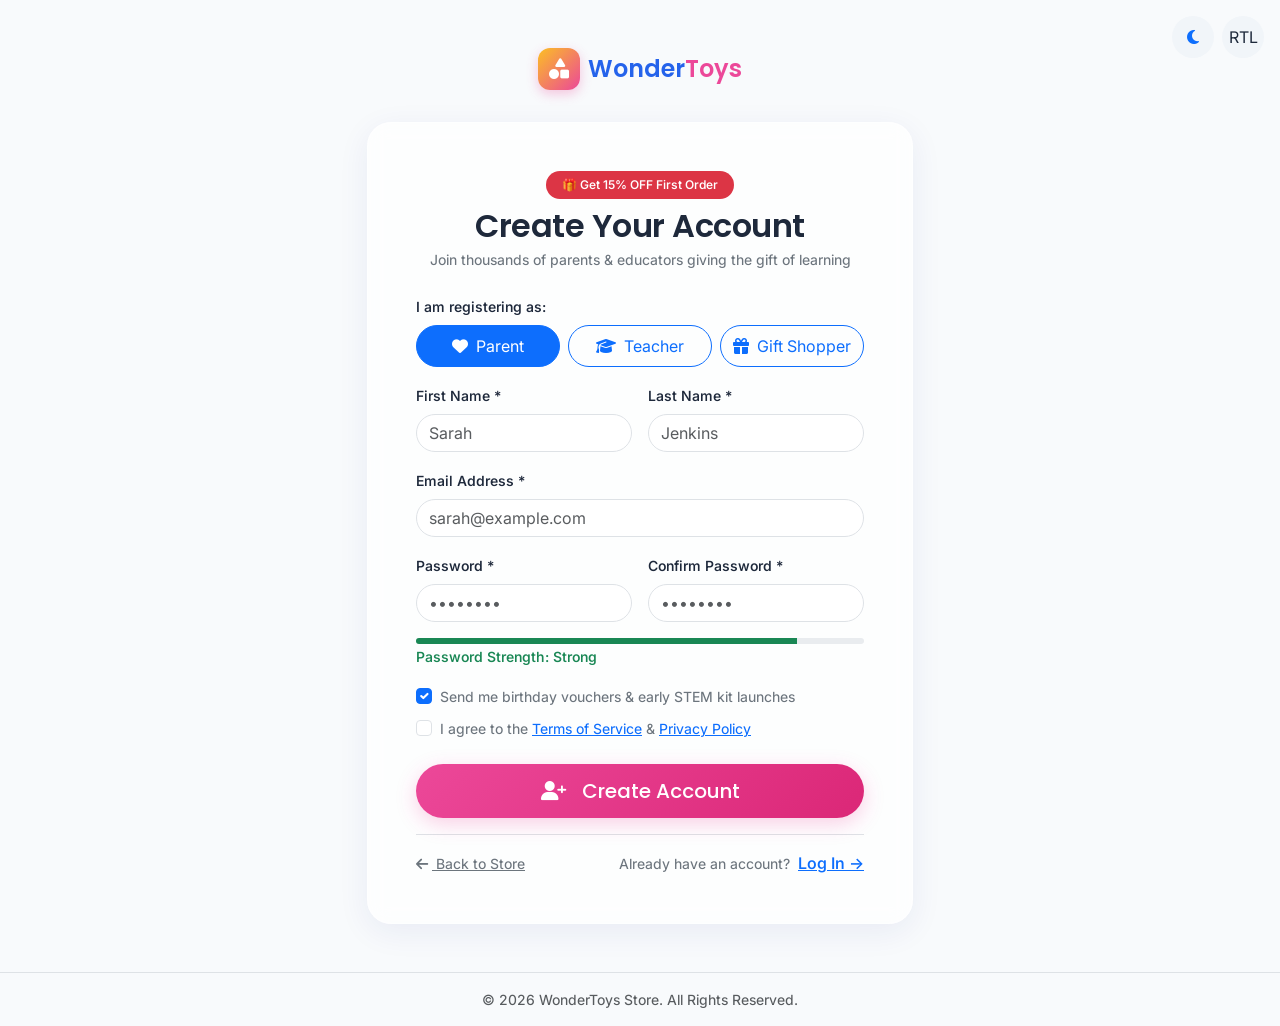
<file: signup.html>
<!DOCTYPE html>
<html lang="en" data-theme="light">
<head>
  <meta charset="UTF-8">
  <meta name="viewport" content="width=device-width, initial-scale=1.0">
  <title>Sign Up - WonderToys Kids Store</title>
  <meta name="description" content="Create a WonderToys account to get 15% OFF your first order, access exclusive STEM rewards, and manage wishlists.">
  <meta name="keywords" content="register toy account, sign up toy shop, parent rewards club">
  
  <!-- Favicon -->
  <link rel="icon" type="image/svg+xml" href="assets/images/favicon.svg">
  
  <link rel="stylesheet" href="assets/css/bootstrap.min.css">
  <link rel="stylesheet" href="assets/css/style.css">
  <link rel="stylesheet" href="assets/css/dark.css">
  <link rel="stylesheet" href="assets/css/rtl.css">
  <link rel="stylesheet" href="assets/css/animations.css">
  <link rel="stylesheet" href="https://cdnjs.cloudflare.com/ajax/libs/font-awesome/6.4.0/css/all.min.css">
</head>
<body class="d-flex flex-column min-vh-100 position-relative">

  <!-- Floating Corner Toggles -->
  <div class="position-absolute top-0 end-0 p-3 d-flex gap-2 z-3">
    <button class="header-action-btn theme-toggle-btn" title="Toggle Light/Dark Theme">
      <i class="fas fa-moon text-primary"></i>
    </button>
    <button class="header-action-btn rtl-toggle-btn" title="Toggle RTL/LTR Layout" onclick="toggleRTL()">RTL</button>
  </div>

  <!-- Signup Main (No Navbar Header) -->
  <main class="py-5 my-auto">
    <div class="container">
      <div class="row justify-content-center">
        <div class="col-md-9 col-lg-6">

          <!-- Centered Brand Logo & Name at Top -->
          <div class="text-center mb-4">
            <a class="navbar-brand d-inline-flex align-items-center gap-2 mb-2" href="index.html">
              <div class="brand-icon"><i class="fas fa-shapes"></i></div>
              <span>Wonder<span style="color:var(--secondary-color);">Toys</span></span>
            </a>
          </div>

          <!-- Glass Card Panel -->
          <div class="glass-panel p-4 p-md-5">
            
            <div class="text-center mb-4">
              <span class="badge bg-danger rounded-pill px-3 py-2 fw-bold mb-2">🎁 Get 15% OFF First Order</span>
              <h2 class="fw-bold mb-1">Create Your Account</h2>
              <p class="text-secondary small">Join thousands of parents & educators giving the gift of learning</p>
            </div>

            <form onsubmit="event.preventDefault(); showToast('🎉 Account created successfully! Check your email for 15% voucher.', 'success'); setTimeout(() => window.location.href='index.html', 1500);">
              
              <!-- Account Type Selection -->
              <div class="mb-3">
                <label class="form-label fw-bold small">I am registering as:</label>
                <div class="row g-2">
                  <div class="col-4">
                    <input type="radio" class="btn-check" name="role" id="roleParent" checked>
                    <label class="btn btn-outline-primary w-100 rounded-pill small py-2" for="roleParent"><i class="fas fa-heart me-1"></i> Parent</label>
                  </div>
                  <div class="col-4">
                    <input type="radio" class="btn-check" name="role" id="roleTeacher">
                    <label class="btn btn-outline-primary w-100 rounded-pill small py-2" for="roleTeacher"><i class="fas fa-graduation-cap me-1"></i> Teacher</label>
                  </div>
                  <div class="col-4">
                    <input type="radio" class="btn-check" name="role" id="roleShopper">
                    <label class="btn btn-outline-primary w-100 rounded-pill small py-2" for="roleShopper"><i class="fas fa-gift me-1"></i> Gift Shopper</label>
                  </div>
                </div>
              </div>

              <div class="row g-3 mb-3">
                <div class="col-md-6">
                  <label class="form-label fw-bold small">First Name *</label>
                  <input type="text" class="form-control rounded-pill" placeholder="Sarah" required>
                </div>
                <div class="col-md-6">
                  <label class="form-label fw-bold small">Last Name *</label>
                  <input type="text" class="form-control rounded-pill" placeholder="Jenkins" required>
                </div>
              </div>

              <div class="mb-3">
                <label class="form-label fw-bold small">Email Address *</label>
                <input type="email" class="form-control rounded-pill" placeholder="sarah@example.com" required>
              </div>

              <div class="row g-3 mb-3">
                <div class="col-md-6">
                  <label class="form-label fw-bold small">Password *</label>
                  <input type="password" class="form-control rounded-pill" placeholder="••••••••" required>
                </div>
                <div class="col-md-6">
                  <label class="form-label fw-bold small">Confirm Password *</label>
                  <input type="password" class="form-control rounded-pill" placeholder="••••••••" required>
                </div>
              </div>

              <!-- Password Strength Bar -->
              <div class="mb-3">
                <div class="progress" style="height: 6px;">
                  <div class="progress-bar bg-success" role="progressbar" style="width: 85%" aria-valuenow="85" aria-valuemin="0" aria-valuemax="100"></div>
                </div>
                <small class="text-success fw-bold">Password Strength: Strong</small>
              </div>

              <div class="form-check mb-2">
                <input class="form-check-input" type="checkbox" id="newsletterCheck" checked>
                <label class="form-check-label small text-secondary" for="newsletterCheck">Send me birthday vouchers & early STEM kit launches</label>
              </div>

              <div class="form-check mb-4">
                <input class="form-check-input" type="checkbox" id="termsCheck" required>
                <label class="form-check-label small text-secondary" for="termsCheck">I agree to the <a href="#">Terms of Service</a> & <a href="#">Privacy Policy</a></label>
              </div>

              <button type="submit" class="btn btn-toy-secondary btn-lg w-100 rounded-pill mb-3">
                <i class="fas fa-user-plus me-2"></i> Create Account
              </button>

              <div class="text-center pt-3 border-top d-flex justify-content-between align-items-center">
                <a href="index.html" class="small text-secondary"><i class="fas fa-arrow-left me-1"></i> Back to Store</a>
                <div>
                  <span class="text-secondary small">Already have an account?</span>
                  <a href="login.html" class="fw-bold text-primary ms-1">Log In &rarr;</a>
                </div>
              </div>
            </form>

          </div>
        </div>
      </div>
    </div>
  </main>

  <!-- Simple Auth Footer -->
  <footer class="py-3 border-top mt-auto text-center text-muted small">
    <div class="container">&copy; 2026 WonderToys Store. All Rights Reserved.</div>
  </footer>

  <script src="https://cdn.jsdelivr.net/npm/bootstrap@5.3.2/dist/js/bootstrap.bundle.min.js"></script>
  <script src="assets/js/theme-toggle.js"></script>
  <script src="assets/js/rtl-toggle.js"></script>
  <script src="assets/js/main.js"></script>
</body>
</html>
</file>
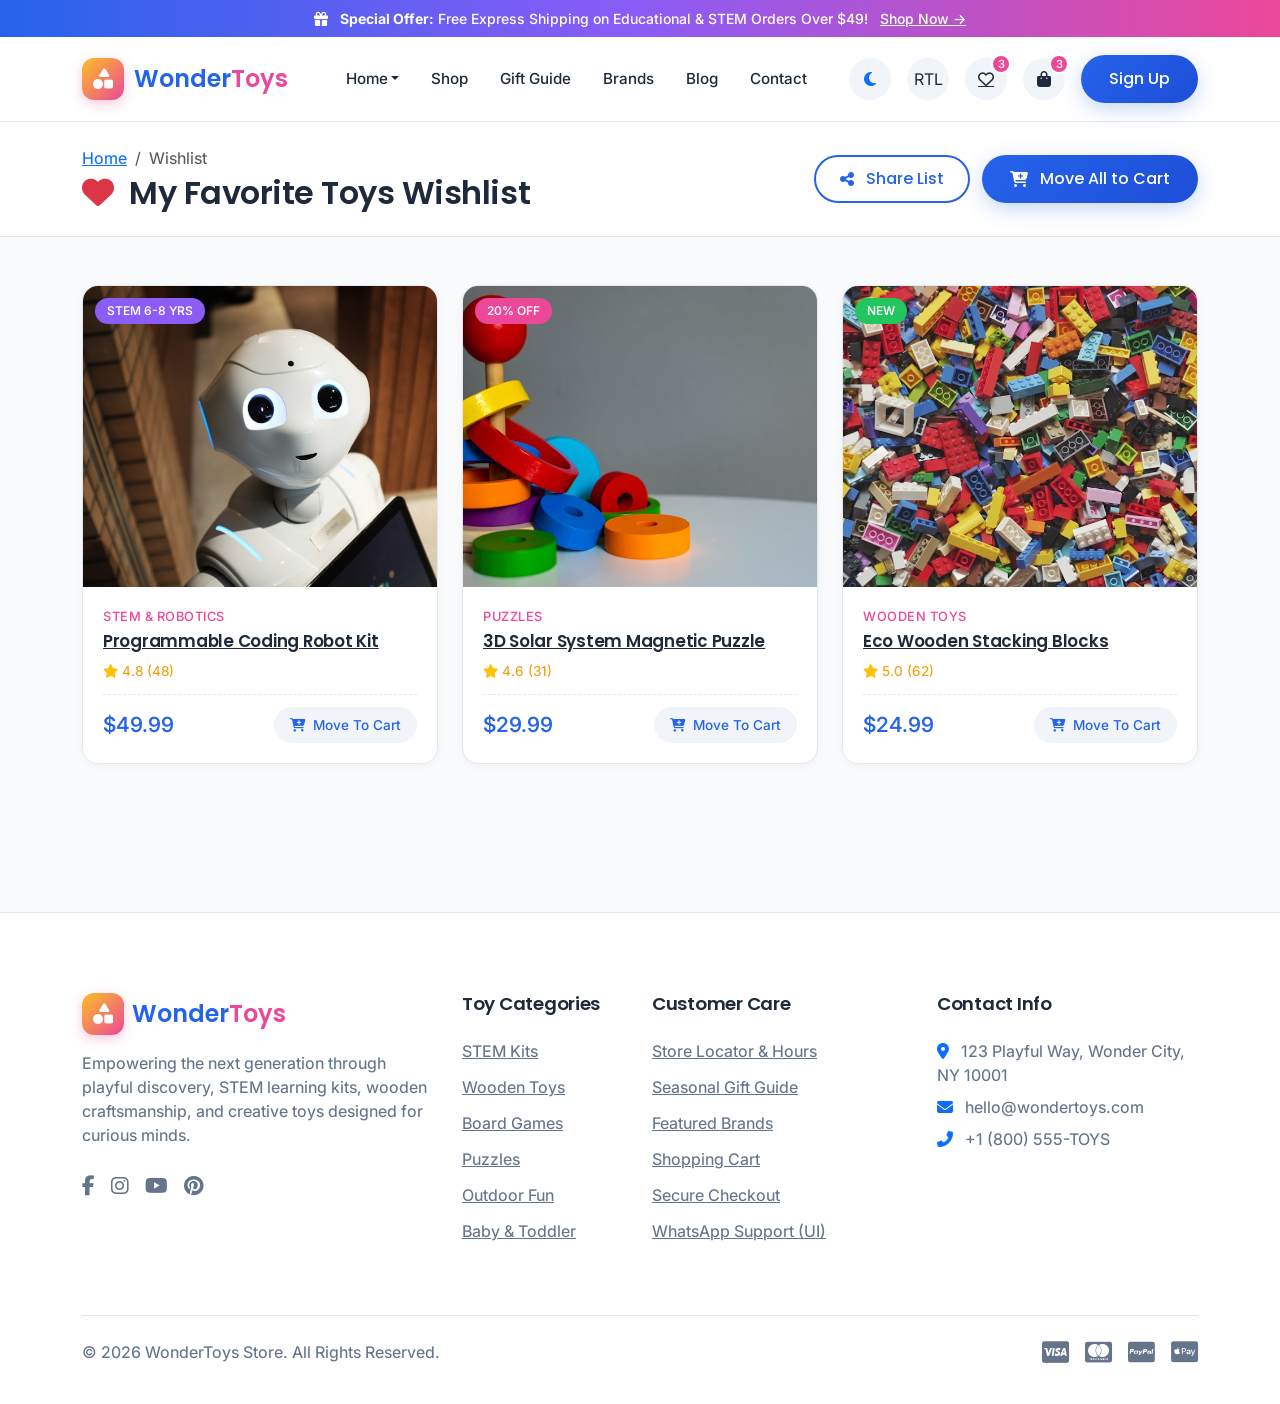
<file: wishlist.html>
<!DOCTYPE html>
<html lang="en" data-theme="light">
<head>
  <meta charset="UTF-8">
  <meta name="viewport" content="width=device-width, initial-scale=1.0">
  <title>My Wishlist - WonderToys</title>
  <meta name="description" content="View and manage your saved educational toys, STEM kits, and birthday wishlists on WonderToys.">
  <meta name="keywords" content="toy wishlist, kids gift registry, saved toys, share birthday list">
  
  <!-- Favicon -->
  <link rel="icon" type="image/svg+xml" href="assets/images/favicon.svg">
  
  <link rel="stylesheet" href="assets/css/bootstrap.min.css">
  <link rel="stylesheet" href="assets/css/style.css">
  <link rel="stylesheet" href="assets/css/dark.css">
  <link rel="stylesheet" href="assets/css/rtl.css">
  <link rel="stylesheet" href="assets/css/animations.css">
  <link rel="stylesheet" href="https://cdnjs.cloudflare.com/ajax/libs/font-awesome/6.4.0/css/all.min.css">
</head>
<body>

  <!-- Top Announcement Bar -->
  <div class="top-bar text-center">
    <div class="container">
      <i class="fas fa-gift me-2"></i> <strong>Special Offer:</strong> Free Express Shipping on Educational & STEM Orders Over $49! <a href="shop.html" class="ms-2">Shop Now &rarr;</a>
    </div>
  </div>

  <!-- Main Navigation Header -->
  <header class="header-sticky">
    <nav class="navbar navbar-expand-xl py-3">
      <div class="container">
        <a class="navbar-brand" href="index.html">
          <div class="brand-icon"><i class="fas fa-shapes"></i></div>
          <span>Wonder<span style="color:var(--secondary-color);">Toys</span></span>
        </a>

        <button class="navbar-toggler border-0" type="button" data-bs-toggle="collapse" data-bs-target="#navbarMain" aria-controls="navbarMain" aria-expanded="false" aria-label="Toggle navigation">
          <i class="fas fa-bars fa-lg text-primary"></i>
        </button>

        <div class="collapse navbar-collapse" id="navbarMain">
          <ul class="navbar-menu navbar-nav mx-auto mb-2 mb-lg-0">
            <li class="nav-item dropdown">
              <a class="nav-link dropdown-toggle" href="#" role="button" data-bs-toggle="dropdown" aria-expanded="false">Home</a>
              <ul class="dropdown-menu">
                <li><a class="dropdown-item" href="index.html">Home 1 - Playful Retail</a></li>
                <li><a class="dropdown-item" href="home-2.html">Home 2 - Educational Boutique</a></li>
              </ul>
            </li>
            <li class="nav-item"><a class="nav-link" href="shop.html">Shop</a></li>
            <li class="nav-item"><a class="nav-link" href="gift-guide.html">Gift Guide</a></li>
            <li class="nav-item"><a class="nav-link" href="featured-brands.html">Brands</a></li>
            <li class="nav-item"><a class="nav-link" href="blog.html">Blog</a></li>
            <li class="nav-item"><a class="nav-link" href="contact.html">Contact</a></li>
            <li class="nav-item d-xl-none mt-2 pt-2 border-top">
              <a href="signup.html" class="btn btn-toy-primary w-100 text-center"><i class="fas fa-user-plus me-1"></i> Sign Up</a>
            </li>
          </ul>

          <div class="d-flex align-items-center gap-3">
            <button class="header-action-btn theme-toggle-btn" title="Toggle Theme">
              <i class="fas fa-moon text-primary"></i>
            </button>
            <button class="header-action-btn rtl-toggle-btn" title="Toggle RTL/LTR Layout" onclick="toggleRTL()">RTL</button>
            <a href="wishlist.html" class="header-action-btn" title="Wishlist">
              <i class="far fa-heart"></i>
              <span class="badge-count wishlist-badge-count">0</span>
            </a>
            <a href="cart.html" class="header-action-btn" title="Shopping Cart">
              <i class="fas fa-shopping-bag"></i>
              <span class="badge-count cart-badge-count">0</span>
            </a>
            <a href="signup.html" class="btn btn-toy-primary d-none d-xl-inline-flex">Sign Up</a>
          </div>
        </div>
      </div>
    </nav>
  </header>

  <!-- Page Title -->
  <section class="py-4 bg-white border-bottom">
    <div class="container">
      <div class="d-flex flex-wrap justify-content-between align-items-center">
        <div>
          <nav aria-label="breadcrumb">
            <ol class="breadcrumb mb-1">
              <li class="breadcrumb-item"><a href="index.html">Home</a></li>
              <li class="breadcrumb-item active">Wishlist</li>
            </ol>
          </nav>
          <h2 class="fw-bold mb-0"><i class="fas fa-heart text-danger me-2"></i> My Favorite Toys Wishlist</h2>
        </div>
        <div class="mt-3 mt-md-0">
          <button class="btn btn-toy-outline me-2" onclick="showToast('Wishlist share link copied to clipboard!', 'info')"><i class="fas fa-share-alt me-1"></i> Share List</button>
          <button class="btn btn-toy-primary" onclick="showToast('Added all wishlist toys to your shopping cart!', 'success')"><i class="fas fa-cart-plus me-1"></i> Move All to Cart</button>
        </div>
      </div>
    </div>
  </section>

  <!-- Wishlist Content -->
  <section class="py-5">
    <div class="container">
      <div class="row g-4">

        <!-- Wishlist Item 1 -->
        <div class="col-md-6 col-lg-4">
          <div class="toy-card h-100">
            <div class="toy-card-img-wrapper">
              <span class="toy-badge badge-stem">STEM 6-8 Yrs</span>
              <button class="action-btn position-absolute top-0 end-0 m-3" onclick="this.closest('.col-md-6').remove(); showToast('Item removed', 'info');" title="Remove"><i class="fas fa-times"></i></button>
              <img src="assets/images/toys/robot.jpg" alt="Programmable Coding Robot Kit">
            </div>
            <div class="toy-card-body">
              <span class="toy-category">STEM & Robotics</span>
              <h5 class="toy-title"><a href="product-details.html">Programmable Coding Robot Kit</a></h5>
              <div class="toy-rating"><i class="fas fa-star text-warning"></i> 4.8 (48)</div>
              <div class="toy-card-footer mt-auto">
                <span class="price-current">$49.99</span>
                <button class="btn-add-cart" onclick="addToCart(1, 'Programmable Coding Robot Kit', 49.99, 'assets/images/toys/robot.jpg')"><i class="fas fa-cart-plus me-1"></i> Move To Cart</button>
              </div>
            </div>
          </div>
        </div>

        <!-- Wishlist Item 2 -->
        <div class="col-md-6 col-lg-4">
          <div class="toy-card h-100">
            <div class="toy-card-img-wrapper">
              <span class="toy-badge badge-sale">20% OFF</span>
              <button class="action-btn position-absolute top-0 end-0 m-3" onclick="this.closest('.col-md-6').remove(); showToast('Item removed', 'info');" title="Remove"><i class="fas fa-times"></i></button>
              <img src="assets/images/toys/puzzle.jpg" alt="3D Solar System Puzzle">
            </div>
            <div class="toy-card-body">
              <span class="toy-category">Puzzles</span>
              <h5 class="toy-title"><a href="product-details.html">3D Solar System Magnetic Puzzle</a></h5>
              <div class="toy-rating"><i class="fas fa-star text-warning"></i> 4.6 (31)</div>
              <div class="toy-card-footer mt-auto">
                <span class="price-current">$29.99</span>
                <button class="btn-add-cart" onclick="addToCart(3, '3D Solar System Magnetic Puzzle', 29.99, 'assets/images/toys/puzzle.jpg')"><i class="fas fa-cart-plus me-1"></i> Move To Cart</button>
              </div>
            </div>
          </div>
        </div>

        <!-- Wishlist Item 3 -->
        <div class="col-md-6 col-lg-4">
          <div class="toy-card h-100">
            <div class="toy-card-img-wrapper">
              <span class="toy-badge badge-new">New</span>
              <button class="action-btn position-absolute top-0 end-0 m-3" onclick="this.closest('.col-md-6').remove(); showToast('Item removed', 'info');" title="Remove"><i class="fas fa-times"></i></button>
              <img src="assets/images/toys/blocks.jpg" alt="Eco Wooden Blocks">
            </div>
            <div class="toy-card-body">
              <span class="toy-category">Wooden Toys</span>
              <h5 class="toy-title"><a href="product-details.html">Eco Wooden Stacking Blocks</a></h5>
              <div class="toy-rating"><i class="fas fa-star text-warning"></i> 5.0 (62)</div>
              <div class="toy-card-footer mt-auto">
                <span class="price-current">$24.99</span>
                <button class="btn-add-cart" onclick="addToCart(2, 'Eco Wooden Stacking Blocks', 24.99, 'assets/images/toys/blocks.jpg')"><i class="fas fa-cart-plus me-1"></i> Move To Cart</button>
              </div>
            </div>
          </div>
        </div>

      </div>
    </div>
  </section>

  <!-- Footer -->
  <footer class="footer">
    <div class="container">
      <div class="row g-4">
        <!-- Col 1: Store Story -->
        <div class="col-lg-4 col-md-6">
          <a class="navbar-brand mb-3 d-inline-flex align-items-center gap-2" href="index.html">
            <div class="brand-icon"><i class="fas fa-shapes"></i></div>
            <span>Wonder<span style="color:var(--secondary-color);">Toys</span></span>
          </a>
          <p class="text-muted mb-4">Empowering the next generation through playful discovery, STEM learning kits, wooden craftsmanship, and creative toys designed for curious minds.</p>
          <div class="d-flex gap-3 fs-5">
            <a href="#" class="text-muted hover-text-white"><i class="fab fa-facebook-f"></i></a>
            <a href="#" class="text-muted hover-text-white"><i class="fab fa-instagram"></i></a>
            <a href="#" class="text-muted hover-text-white"><i class="fab fa-youtube"></i></a>
            <a href="#" class="text-muted hover-text-white"><i class="fab fa-pinterest"></i></a>
          </div>
        </div>

        <!-- Col 2: Categories -->
        <div class="col-lg-2 col-md-6">
          <h5>Toy Categories</h5>
          <ul class="footer-links">
            <li><a href="shop.html?cat=stem">STEM Kits</a></li>
            <li><a href="shop.html?cat=wooden">Wooden Toys</a></li>
            <li><a href="shop.html?cat=board-games">Board Games</a></li>
            <li><a href="shop.html?cat=puzzles">Puzzles</a></li>
            <li><a href="shop.html?cat=outdoor">Outdoor Fun</a></li>
            <li><a href="shop.html?cat=baby">Baby & Toddler</a></li>
          </ul>
        </div>

        <!-- Col 3: Customer Support -->
        <div class="col-lg-3 col-md-6">
          <h5>Customer Care</h5>
          <ul class="footer-links">
            <li><a href="contact.html">Store Locator & Hours</a></li>
            <li><a href="gift-guide.html">Seasonal Gift Guide</a></li>
            <li><a href="featured-brands.html">Featured Brands</a></li>
            <li><a href="cart.html">Shopping Cart</a></li>
            <li><a href="checkout.html">Secure Checkout</a></li>
            <li><a href="contact.html">WhatsApp Support (UI)</a></li>
          </ul>
        </div>

        <!-- Col 4: Contact Info -->
        <div class="col-lg-3 col-md-6">
          <h5>Contact Info</h5>
          <p class="text-muted mb-2"><i class="fas fa-map-marker-alt text-primary me-2"></i> 123 Playful Way, Wonder City, NY 10001</p>
          <p class="text-muted mb-2"><i class="fas fa-envelope text-primary me-2"></i> hello@wondertoys.com</p>
          <p class="text-muted mb-3"><i class="fas fa-phone-alt text-primary me-2"></i> +1 (800) 555-TOYS</p>
        </div>
      </div>

      <div class="footer-bottom text-center text-md-between d-flex flex-column flex-md-row align-items-center justify-content-between">
        <p class="mb-0 text-muted">&copy; 2026 WonderToys Store. All Rights Reserved.</p>
        <div class="d-flex gap-3 text-muted fs-4 mt-3 mt-md-0">
          <i class="fab fa-cc-visa"></i>
          <i class="fab fa-cc-mastercard"></i>
          <i class="fab fa-cc-paypal"></i>
          <i class="fab fa-cc-apple-pay"></i>
        </div>
      </div>
    </div>
  </footer>

  <script src="https://cdn.jsdelivr.net/npm/bootstrap@5.3.2/dist/js/bootstrap.bundle.min.js"></script>
  <script src="assets/js/theme-toggle.js"></script>
  <script src="assets/js/rtl-toggle.js"></script>
  <script src="assets/js/main.js"></script>
</body>
</html>
</file>
<file: assets/css/style.css>
/* ==========================================================================
   Kids Toy Store & Educational Games Shop - Primary Stylesheet
   Design System: Playful & Premium E-Commerce
   ========================================================================== */

@import url('https://fonts.googleapis.com/css2?family=Inter:wght@300;400;500;600;700&family=Nunito+Sans:wght@400;600;700;800&family=Poppins:wght@500;600;700;800&display=swap');

:root {
  /* Playful & Premium Color Palette */
  --primary-color: #2563EB;      /* Bright Blue */
  --primary-hover: #1D4ED8;
  --secondary-color: #EC4899;    /* Playful Pink */
  --secondary-hover: #DB2777;
  --accent-color: #FBBF24;       /* Sunny Yellow */
  --highlight-color: #22C55E;    /* Fresh Green */
  --purple-accent: #8B5CF6;     /* Playful Purple */
  --orange-accent: #F97316;     /* Creative Orange */
  
  /* UI Surfaces & Backgrounds */
  --bg-main: #F8FAFC;
  --surface-card: #FFFFFF;
  --surface-secondary: #F1F5F9;
  --border-color: #E2E8F0;
  --border-light: rgba(226, 232, 240, 0.6);

  /* Typography Colors */
  --text-primary: #1E293B;
  --text-secondary: #64748B;
  --text-muted: #94A3B8;
  --text-white: #FFFFFF;

  /* Glassmorphism Specs */
  --glass-bg: rgba(255, 255, 255, 0.75);
  --glass-border: 1px solid rgba(255, 255, 255, 0.4);
  --glass-shadow: 0 8px 32px 0 rgba(31, 38, 135, 0.07);
  --glass-blur: blur(10px);

  /* Elevation Shadows */
  --shadow-sm: 0 2px 8px rgba(0, 0, 0, 0.04);
  --shadow-md: 0 8px 24px rgba(149, 157, 165, 0.12);
  --shadow-lg: 0 16px 36px rgba(0, 0, 0, 0.10);
  --shadow-hover: 0 20px 40px rgba(37, 99, 235, 0.15);

  /* Border Radius */
  --radius-sm: 8px;
  --radius-md: 16px;
  --radius-lg: 24px;
  --radius-pill: 50px;
}

/* Base Elements & Typography Hierarchy */
body {
  background-color: var(--bg-main);
  color: var(--text-primary);
  font-family: 'Inter', sans-serif;
  font-weight: 450;
  transition: background-color 0.3s ease, color 0.3s ease;
}

/* Headings (Strictly below 600) */
h1, h2, h3, h4, h5, h6,
.h1, .h2, .h3, .h4, .h5, .h6,
.display-1, .display-2, .display-3, .display-4, .display-5, .display-6,
.toy-title, .section-title, .hero-title, .card-title {
  font-family: 'Poppins', sans-serif;
  color: var(--text-primary);
  font-weight: 550 !important;
  letter-spacing: -0.015em;
}

/* Bootstrap Utility Overrides for Visual Hierarchy */
.fw-bold, .fw-bolder {
  font-weight: 550 !important; /* Maintained below 600 */
}

.fw-semibold {
  font-weight: 500 !important; /* Maintained between 400-550 */
}

.fw-medium {
  font-weight: 450 !important; /* Maintained between 400-550 */
}

.fw-normal {
  font-weight: 400 !important; /* Maintained between 400-550 */
}

.price-tag {
  font-family: 'Nunito Sans', sans-serif;
  font-weight: 550;
}

/* Glassmorphism Classes (Strictly for specified features) */
.glass-panel {
  background: var(--glass-bg);
  backdrop-filter: var(--glass-blur);
  -webkit-backdrop-filter: var(--glass-blur);
  border: var(--glass-border);
  box-shadow: var(--glass-shadow);
  border-radius: var(--radius-lg);
}

.glass-banner {
  background: linear-gradient(135deg, rgba(255, 255, 255, 0.85) 0%, rgba(248, 250, 252, 0.7) 100%);
  backdrop-filter: blur(12px);
  border: 1px solid rgba(255, 255, 255, 0.6);
  border-radius: var(--radius-lg);
  box-shadow: var(--shadow-lg);
}

/* Header & Sticky Top Bar */
.top-bar {
  background: linear-gradient(90deg, #2563EB 0%, #8B5CF6 50%, #EC4899 100%);
  color: #ffffff;
  font-size: 0.875rem;
  padding: 8px 0;
  font-weight: 500;
}

.top-bar a {
  color: #ffffff;
  text-decoration: underline;
}

.header-sticky {
  position: sticky;
  top: 0;
  z-index: 1020;
  background: rgba(255, 255, 255, 0.92);
  backdrop-filter: blur(10px);
  border-bottom: 1px solid var(--border-color);
  transition: all 0.3s ease;
}

.navbar-brand {
  display: flex;
  align-items: center;
  gap: 10px;
  font-family: 'Poppins', sans-serif;
  font-size: 1.5rem;
  font-weight: 550;
  color: var(--primary-color) !important;
}

.brand-icon {
  width: 42px;
  height: 42px;
  background: linear-gradient(135deg, var(--accent-color), var(--secondary-color));
  color: #ffffff;
  border-radius: 12px;
  display: flex;
  align-items: center;
  justify-content: center;
  font-size: 1.25rem;
  box-shadow: 0 4px 12px rgba(236, 72, 153, 0.3);
}

.nav-link {
  font-weight: 500;
  color: var(--text-primary);
  padding: 10px 16px !important;
  border-radius: var(--radius-pill);
  transition: all 0.25s ease;
  font-size: 0.95rem;
}

.nav-link:hover, .nav-link.active {
  color: var(--primary-color);
  background: rgba(37, 99, 235, 0.08);
}

.dropdown-menu {
  border-radius: var(--radius-md);
  border: 1px solid var(--border-color);
  box-shadow: var(--shadow-lg);
  padding: 10px;
}

.dropdown-item {
  border-radius: var(--radius-sm);
  font-weight: 500;
  padding: 8px 16px;
}
.dropdown-item:hover {
  background: var(--surface-secondary);
  color: var(--primary-color);
}

.header-action-btn {
  width: 42px;
  height: 42px;
  border-radius: 50%;
  background: var(--surface-secondary);
  border: none;
  display: flex;
  align-items: center;
  justify-content: center;
  color: var(--text-primary);
  position: relative;
  transition: all 0.25s ease;
}

.header-action-btn:hover {
  background: var(--primary-color);
  color: #ffffff;
  transform: translateY(-2px);
}

.badge-count {
  position: absolute;
  top: -4px;
  right: -4px;
  background: var(--secondary-color);
  color: #ffffff;
  font-size: 0.7rem;
  font-weight: 550;
  width: 20px;
  height: 20px;
  border-radius: 50%;
  display: flex;
  align-items: center;
  justify-content: center;
  border: 2px solid var(--surface-card);
}

/* Custom Buttons */
.btn-toy-primary {
  background: linear-gradient(135deg, var(--primary-color), #1D4ED8);
  color: #ffffff;
  font-family: 'Poppins', sans-serif;
  font-weight: 500;
  padding: 12px 28px;
  border-radius: var(--radius-pill);
  border: none;
  box-shadow: 0 6px 20px rgba(37, 99, 235, 0.25);
  transition: all 0.3s ease;
  display: inline-flex;
  align-items: center;
  justify-content: center;
  gap: 8px;
}

.btn-toy-primary:hover {
  color: #ffffff;
  transform: translateY(-3px);
  box-shadow: 0 10px 25px rgba(37, 99, 235, 0.35);
}

.btn-toy-secondary {
  background: linear-gradient(135deg, var(--secondary-color), #DB2777);
  color: #ffffff;
  font-family: 'Poppins', sans-serif;
  font-weight: 500;
  padding: 12px 28px;
  border-radius: var(--radius-pill);
  border: none;
  box-shadow: 0 6px 20px rgba(236, 72, 153, 0.25);
  transition: all 0.3s ease;
  display: inline-flex;
  align-items: center;
  justify-content: center;
  gap: 8px;
}

.btn-toy-secondary:hover {
  color: #ffffff;
  transform: translateY(-3px);
  box-shadow: 0 10px 25px rgba(236, 72, 153, 0.35);
}

.btn-toy-outline {
  background: transparent;
  color: var(--primary-color);
  border: 2px solid var(--primary-color);
  font-family: 'Poppins', sans-serif;
  font-weight: 500;
  padding: 10px 24px;
  border-radius: var(--radius-pill);
  transition: all 0.3s ease;
  display: inline-flex;
  align-items: center;
  justify-content: center;
  gap: 8px;
}

.btn-toy-outline:hover {
  background: var(--primary-color);
  color: #ffffff;
  transform: translateY(-2px);
}

/* Age Filter Pills */
.age-pill-container {
  display: flex;
  gap: 12px;
  overflow-x: auto;
  padding-bottom: 10px;
  scrollbar-width: thin;
}

.age-pill {
  padding: 12px 24px;
  border-radius: var(--radius-pill);
  background: var(--surface-card);
  border: 2px solid var(--border-color);
  color: var(--text-primary);
  font-weight: 550;
  font-size: 0.95rem;
  cursor: pointer;
  white-space: nowrap;
  transition: all 0.25s ease;
  display: flex;
  align-items: center;
  gap: 8px;
}

.age-pill:hover, .age-pill.active {
  background: var(--primary-color);
  border-color: var(--primary-color);
  color: #ffffff;
  transform: scale(1.04);
  box-shadow: 0 6px 16px rgba(37, 99, 235, 0.2);
}

/* Product Cards */
.toy-card {
  background: var(--surface-card);
  border-radius: var(--radius-md);
  border: 1px solid var(--border-color);
  box-shadow: var(--shadow-sm);
  overflow: hidden;
  transition: all 0.35s cubic-bezier(0.165, 0.84, 0.44, 1);
  display: flex;
  flex-direction: column;
  height: 100%;
  position: relative;
}

.toy-card:hover {
  transform: translateY(-8px);
  box-shadow: var(--shadow-hover);
  border-color: rgba(37, 99, 235, 0.3);
}

.toy-card-img-wrapper {
  position: relative;
  width: 100%;
  padding-top: 85%; /* Consistent Aspect Ratio */
  overflow: hidden;
  background: #f1f5f9;
}

.toy-card-img-wrapper img {
  position: absolute;
  top: 0;
  left: 0;
  width: 100%;
  height: 100%;
  object-fit: cover;
  transition: transform 0.5s ease;
}

.toy-card:hover .toy-card-img-wrapper img {
  transform: scale(1.08);
}

.toy-badge {
  position: absolute;
  top: 12px;
  left: 12px;
  padding: 4px 12px;
  border-radius: var(--radius-pill);
  font-size: 0.75rem;
  font-weight: 550;
  text-transform: uppercase;
  z-index: 2;
}

.badge-stem { background: var(--purple-accent); color: #ffffff; }
.badge-sale { background: var(--secondary-color); color: #ffffff; }
.badge-new { background: var(--highlight-color); color: #ffffff; }
.badge-age { background: var(--accent-color); color: #1e293b; }

.toy-actions-overlay {
  position: absolute;
  right: 12px;
  top: 12px;
  display: flex;
  flex-direction: column;
  gap: 8px;
  opacity: 0;
  transform: translateX(10px);
  transition: all 0.3s ease;
  z-index: 2;
}

.toy-card:hover .toy-actions-overlay {
  opacity: 1;
  transform: translateX(0);
}

.action-btn {
  width: 36px;
  height: 36px;
  border-radius: 50%;
  background: var(--surface-card);
  border: none;
  display: flex;
  align-items: center;
  justify-content: center;
  color: var(--text-primary);
  box-shadow: 0 4px 10px rgba(0, 0, 0, 0.1);
  transition: all 0.25s ease;
}

.action-btn:hover {
  background: var(--secondary-color);
  color: #ffffff;
  transform: scale(1.1);
}

.toy-card-body {
  padding: 20px;
  display: flex;
  flex-direction: column;
  flex-grow: 1;
}

.toy-category {
  font-size: 0.8rem;
  font-weight: 500;
  color: var(--secondary-color);
  text-transform: uppercase;
  letter-spacing: 0.5px;
  margin-bottom: 4px;
}

.toy-title {
  font-size: 1.05rem;
  font-weight: 550;
  margin-bottom: 8px;
  line-height: 1.35;
  color: var(--text-primary);
}

.toy-title a {
  color: inherit;
}
.toy-title a:hover {
  color: var(--primary-color);
}

.toy-rating {
  display: flex;
  align-items: center;
  gap: 4px;
  color: #f59e0b;
  font-size: 0.85rem;
  margin-bottom: 12px;
}

.toy-rating span {
  color: var(--text-secondary);
  font-size: 0.8rem;
  margin-left: 4px;
}

.toy-card-footer {
  margin-top: auto;
  display: flex;
  align-items: center;
  justify-content: space-between;
  padding-top: 12px;
  border-top: 1px dashed var(--border-color);
}

.price-current {
  font-size: 1.3rem;
  font-weight: 550;
  color: var(--primary-color);
}

.price-old {
  font-size: 0.9rem;
  color: var(--text-muted);
  text-decoration: line-through;
  margin-left: 6px;
}

.btn-add-cart {
  padding: 8px 16px;
  border-radius: var(--radius-pill);
  background: var(--surface-secondary);
  color: var(--primary-color);
  border: none;
  font-weight: 500;
  font-size: 0.85rem;
  transition: all 0.25s ease;
}

.btn-add-cart:hover {
  background: var(--primary-color);
  color: #ffffff;
}

/* Category Cards */
.cat-card {
  background: var(--surface-card);
  border-radius: var(--radius-lg);
  padding: 24px;
  text-align: center;
  border: 1px solid var(--border-color);
  box-shadow: var(--shadow-sm);
  transition: all 0.3s ease;
  display: block;
}

.cat-card:hover {
  transform: translateY(-6px);
  box-shadow: var(--shadow-md);
  border-color: var(--primary-color);
}

.cat-icon-wrapper {
  width: 70px;
  height: 70px;
  border-radius: 50%;
  margin: 0 auto 16px;
  display: flex;
  align-items: center;
  justify-content: center;
  font-size: 1.75rem;
  transition: transform 0.3s ease;
}

.cat-card:hover .cat-icon-wrapper {
  transform: scale(1.15) rotate(5deg);
}

/* Skill Badges */
.skill-badge {
  display: inline-flex;
  align-items: center;
  gap: 6px;
  padding: 6px 14px;
  border-radius: var(--radius-pill);
  font-size: 0.8rem;
  font-weight: 550;
  background: rgba(37, 99, 235, 0.1);
  color: var(--primary-color);
}

/* Hero Section */
.hero-section {
  position: relative;
  padding: 60px 0 80px;
  background: linear-gradient(180deg, rgba(37, 99, 235, 0.05) 0%, rgba(248, 250, 252, 1) 100%);
  overflow: hidden;
}

.hero-shape {
  position: absolute;
  border-radius: 50%;
  filter: blur(50px);
  z-index: 0;
  opacity: 0.6;
}

.shape-1 { width: 300px; height: 300px; background: rgba(236, 72, 153, 0.2); top: -50px; right: 5%; }
.shape-2 { width: 250px; height: 250px; background: rgba(251, 191, 36, 0.25); bottom: 10%; left: 2%; }

/* Featured Brands Marquee / Grid */
.brand-box {
  background: var(--surface-card);
  border: 1px solid var(--border-color);
  border-radius: var(--radius-md);
  padding: 20px;
  text-align: center;
  transition: all 0.3s ease;
  height: 100%;
}
.brand-box:hover {
  box-shadow: var(--shadow-md);
  border-color: var(--primary-color);
  transform: translateY(-4px);
}
.brand-box h5 {
  font-weight: 550;
  margin-top: 10px;
}

/* Blog Cards */
.blog-card {
  background: var(--surface-card);
  border-radius: var(--radius-md);
  border: 1px solid var(--border-color);
  overflow: hidden;
  box-shadow: var(--shadow-sm);
  transition: all 0.3s ease;
  height: 100%;

}
.blog-card:hover {
  transform: translateY(-6px);
  box-shadow: var(--shadow-md);
}
.blog-card-img {
  width: 100%;
  height: 220px;
  object-fit: cover;
}

/* Cart & Wishlist Drawers / Tables */
.cart-table {
  width: 100%;
  border-collapse: separate;
  border-spacing: 0 12px;
}

.cart-table th {
  background: transparent;
  color: var(--text-secondary);
  font-weight: 500;
  padding: 12px;
  border: none;
}

.cart-table td {
  background: var(--surface-card);
  padding: 16px;
  vertical-align: middle;
  border-top: 1px solid var(--border-color);
  border-bottom: 1px solid var(--border-color);
}
.cart-table tr td:first-child {
  border-left: 1px solid var(--border-color);
  border-top-left-radius: var(--radius-md);
  border-bottom-left-radius: var(--radius-md);
}
.cart-table tr td:last-child {
  border-right: 1px solid var(--border-color);
  border-top-right-radius: var(--radius-md);
  border-bottom-right-radius: var(--radius-md);
}

.qty-control {
  display: inline-flex;
  align-items: center;
  border: 1px solid var(--border-color);
  border-radius: var(--radius-pill);
  overflow: hidden;
  background: var(--surface-secondary);
}

.qty-btn {
  width: 32px;
  height: 32px;
  border: none;
  background: transparent;
  font-weight: 550;
  display: flex;
  align-items: center;
  justify-content: center;
  color: var(--text-primary);
}
.qty-btn:hover { background: rgba(0,0,0,0.05); }
.qty-input {
  width: 40px;
  text-align: center;
  border: none;
  background: transparent;
  font-weight: 550;
}

/* Footer */
.footer {
  background: #FFFFFF;
  color: var(--text-secondary);
  border-top: 1px solid var(--border-color);
  padding-top: 80px;
  padding-bottom: 40px;
  margin-top: 100px;
}

.footer h5 {
  color: var(--text-primary);
  font-size: 1.15rem;
  margin-bottom: 24px;
}

.footer-links {
  list-style: none;
  padding: 0;
  margin: 0;
}
.footer-links li {
  margin-bottom: 12px;
}
.footer-links a {
  color: var(--text-secondary);
  transition: all 0.25s ease;
}
.footer-links a:hover {
  color: var(--primary-color);
  padding-left: 4px;
}

.footer .text-muted {
  color: var(--text-secondary) !important;
}

.footer-bottom {
  border-top: 1px solid var(--border-color);
  padding-top: 24px;
  margin-top: 60px;
}

/* Modals & Quick View */
.modal-content {
  border-radius: var(--radius-lg);
  border: 1px solid var(--border-color);
  overflow: hidden;
  box-shadow: var(--shadow-lg);
  background: var(--surface-card);
}

/* Responsive adjustments */
@media (max-width: 991px) {
  .hero-section { padding: 40px 0 60px; }
  .toy-card-img-wrapper { padding-top: 75%; }
}

@media (max-width: 576px) {
  .age-pill { padding: 8px 16px; font-size: 0.85rem; }
  .btn-toy-primary, .btn-toy-secondary { padding: 10px 20px; font-size: 0.9rem; }
}
</file>
<file: assets/css/dark.css>
/* ==========================================================================
   Kids Toy Store & Educational Games Shop - Dark Mode Overrides
   Activated when [data-theme="dark"] is present on <html> or <body>
   ========================================================================== */

[data-theme="dark"] {
  --bg-main: #0F172A;
  --surface-card: #1E293B;
  --surface-secondary: #334155;
  --border-color: #334155;
  --border-light: rgba(255, 255, 255, 0.1);

  --text-primary: #F8FAFC;
  --text-secondary: #CBD5E1;
  --text-muted: #94A3B8;

  --primary-color: #38BDF8;    /* Highlight Cyan in Dark Mode */
  --primary-hover: #0284C7;
  --secondary-color: #F472B6;  /* Pink Accent in Dark Mode */
  --secondary-hover: #E11D48;

  /* Dark Mode Glassmorphism */
  --glass-bg: rgba(30, 41, 59, 0.85);
  --glass-border: 1px solid rgba(255, 255, 255, 0.12);
  --glass-shadow: 0 8px 32px 0 rgba(0, 0, 0, 0.4);

  --shadow-sm: 0 4px 12px rgba(0, 0, 0, 0.25);
  --shadow-md: 0 8px 24px rgba(0, 0, 0, 0.35);
  --shadow-hover: 0 16px 36px rgba(56, 189, 248, 0.2);
}

/* Dark Mode Specific Component Tweaks */
[data-theme="dark"] body {
  background-color: var(--bg-main);
  color: var(--text-primary);
}

[data-theme="dark"] h1, 
[data-theme="dark"] h2, 
[data-theme="dark"] h3, 
[data-theme="dark"] h4, 
[data-theme="dark"] h5, 
[data-theme="dark"] h6 {
  color: #F8FAFC;
}

[data-theme="dark"] .header-sticky {
  background: rgba(15, 23, 42, 0.92);
  border-bottom: 1px solid #334155;
}

[data-theme="dark"] .navbar-brand {
  color: #38BDF8 !important;
}

[data-theme="dark"] .nav-link {
  color: #CBD5E1;
}

[data-theme="dark"] .nav-link:hover, 
[data-theme="dark"] .nav-link.active {
  color: #38BDF8;
  background: rgba(56, 189, 248, 0.15);
}

[data-theme="dark"] .dropdown-menu {
  background-color: #1E293B;
  border-color: #334155;
  box-shadow: 0 10px 30px rgba(0,0,0,0.5);
}

[data-theme="dark"] .dropdown-item {
  color: #CBD5E1;
}
[data-theme="dark"] .dropdown-item:hover {
  background-color: #334155;
  color: #38BDF8;
}

[data-theme="dark"] .header-action-btn {
  background: #334155;
  color: #F8FAFC;
}

[data-theme="dark"] .header-action-btn:hover {
  background: #38BDF8;
  color: #0F172A;
}

[data-theme="dark"] .toy-card {
  background: #1E293B;
  border-color: #334155;
}

[data-theme="dark"] .toy-card-img-wrapper {
  background: #0F172A;
}

[data-theme="dark"] .toy-card-footer {
  border-top-color: #334155;
}

[data-theme="dark"] .toy-title {
  color: #F8FAFC;
}

[data-theme="dark"] .price-current {
  color: #38BDF8;
}

[data-theme="dark"] .btn-add-cart {
  background: #334155;
  color: #38BDF8;
}
[data-theme="dark"] .btn-add-cart:hover {
  background: #38BDF8;
  color: #0F172A;
}

[data-theme="dark"] .age-pill {
  background: #1E293B;
  border-color: #334155;
  color: #CBD5E1;
}

[data-theme="dark"] .age-pill:hover,
[data-theme="dark"] .age-pill.active {
  background: #38BDF8;
  border-color: #38BDF8;
  color: #0F172A;
}

[data-theme="dark"] .cat-card,
[data-theme="dark"] .brand-box,
[data-theme="dark"] .blog-card {
  background: #1E293B;
  border-color: #334155;
}

[data-theme="dark"] .cart-table td {
  background: #1E293B;
  border-color: #334155;
  color: #F8FAFC;
}

[data-theme="dark"] .qty-control {
  background: #0F172A;
  border-color: #334155;
}

[data-theme="dark"] .qty-btn,
[data-theme="dark"] .qty-input {
  color: #F8FAFC;
}

[data-theme="dark"] .modal-content {
  background: #1E293B;
  border-color: #334155;
  color: #F8FAFC;
}

[data-theme="dark"] .footer {
  background: #0F172A;
  border-top-color: #334155;
  color: #CBD5E1;
}

[data-theme="dark"] .footer h5 {
  color: #F8FAFC;
}

[data-theme="dark"] .footer-links a {
  color: #94A3B8;
}

[data-theme="dark"] .footer-links a:hover {
  color: #38BDF8;
}

[data-theme="dark"] .footer .text-muted {
  color: #94A3B8 !important;
}

[data-theme="dark"] .footer-bottom {
  border-top-color: rgba(255, 255, 255, 0.1);
}

[data-theme="dark"] .hero-section {
  background: linear-gradient(180deg, rgba(15, 23, 42, 1) 0%, rgba(30, 41, 59, 1) 100%);
}

[data-theme="dark"] .form-control,
[data-theme="dark"] .form-select {
  background-color: #0F172A;
  border-color: #334155;
  color: #F8FAFC;
}

[data-theme="dark"] .form-control:focus,
[data-theme="dark"] .form-select:focus {
  border-color: #38BDF8;
  box-shadow: 0 0 0 0.25rem rgba(56, 189, 248, 0.25);
  background-color: #0F172A;
  color: #F8FAFC;
}
</file>
<file: assets/css/rtl.css>
/* ==========================================================================
   WonderToys RTL (Right-to-Left) Stylesheet for Arabic & Hebrew Support
   ========================================================================== */

[dir="rtl"] {
  text-align: right;
}

/* Typography & Direction adjustments */
[dir="rtl"] body {
  direction: rtl;
  text-align: right;
}

/* Margin and Padding Helpers */
[dir="rtl"] .me-1 { margin-left: 0.25rem !important; margin-right: 0 !important; }
[dir="rtl"] .me-2 { margin-left: 0.5rem !important; margin-right: 0 !important; }
[dir="rtl"] .me-3 { margin-left: 1rem !important; margin-right: 0 !important; }
[dir="rtl"] .me-4 { margin-left: 1.5rem !important; margin-right: 0 !important; }

[dir="rtl"] .ms-1 { margin-right: 0.25rem !important; margin-left: 0 !important; }
[dir="rtl"] .ms-2 { margin-right: 0.5rem !important; margin-left: 0 !important; }
[dir="rtl"] .ms-3 { margin-right: 1rem !important; margin-left: 0 !important; }
[dir="rtl"] .ms-4 { margin-right: 1.5rem !important; margin-left: 0 !important; }
[dir="rtl"] .ms-auto { margin-right: auto !important; margin-left: 0 !important; }
[dir="rtl"] .me-auto { margin-left: auto !important; margin-right: 0 !important; }

/* Text Alignment */
[dir="rtl"] .text-end { text-align: left !important; }
[dir="rtl"] .text-start { text-align: right !important; }
[dir="rtl"] .text-md-end { text-align: left !important; }
[dir="rtl"] .text-md-start { text-align: right !important; }

/* Directional Icon Flips */
[dir="rtl"] .fa-arrow-right,
[dir="rtl"] .fa-chevron-right,
[dir="rtl"] .fa-angle-right,
[dir="rtl"] .fa-arrow-left,
[dir="rtl"] .fa-chevron-left,
[dir="rtl"] .fa-angle-left,
[dir="rtl"] .fa-sign-in-alt,
[dir="rtl"] .fa-long-arrow-alt-right {
  transform: scaleX(-1);
  display: inline-block;
}

/* Navbar & Header */
[dir="rtl"] .navbar-brand {
  flex-direction: row;
}

[dir="rtl"] .badge-count {
  left: -4px;
  right: auto;
}

[dir="rtl"] .dropdown-menu {
  text-align: right;
}

[dir="rtl"] .dropdown-menu-end {
  right: auto !important;
  left: 0 !important;
}

/* Form Controls & Pill Badges */
[dir="rtl"] .input-group .rounded-start-pill {
  border-radius: 0 50px 50px 0 !important;
}

[dir="rtl"] .input-group .rounded-end-pill {
  border-radius: 50px 0 0 50px !important;
}

[dir="rtl"] .input-group-text.border-end-0 {
  border-end-0: 1px solid var(--border-color) !important;
  border-start-0: 0 !important;
}

[dir="rtl"] .form-control.border-start-0 {
  border-start-0: 1px solid var(--border-color) !important;
  border-end-0: 0 !important;
}

[dir="rtl"] .form-check {
  padding-right: 1.5em;
  padding-left: 0;
}

[dir="rtl"] .form-check .form-check-input {
  float: right;
  margin-right: -1.5em;
  margin-left: 0;
}

/* Breadcrumbs */
[dir="rtl"] .breadcrumb-item + .breadcrumb-item::before {
  float: right;
  padding-right: 0;
  padding-left: 0.5rem;
}

/* Cards & Badges */
[dir="rtl"] .toy-badge {
  right: auto;
  left: 12px;
}

[dir="rtl"] .toy-wishlist-btn {
  left: auto;
  right: 12px;
}

/* Footer */
[dir="rtl"] .footer-links a:hover {
  padding-left: 0;
  padding-right: 4px;
}

/* Toast Notification */
[dir="rtl"] #toyToast {
  right: auto;
  left: 20px;
}
</file>
<file: assets/css/animations.css>
/* ==========================================================================
   Kids Toy Store & Educational Games Shop - Animations & Motion Styles
   ========================================================================== */

/* Keyframe Animations */
@keyframes floatAnimation {
  0% { transform: translateY(0px) rotate(0deg); }
  50% { transform: translateY(-8px) rotate(1.5deg); }
  100% { transform: translateY(0px) rotate(0deg); }
}

@keyframes pulseGlow {
  0% { box-shadow: 0 0 0 0 rgba(236, 72, 153, 0.4); }
  70% { box-shadow: 0 0 0 15px rgba(236, 72, 153, 0); }
  100% { box-shadow: 0 0 0 0 rgba(236, 72, 153, 0); }
}

@keyframes shimmer {
  0% { background-position: -200% 0; }
  100% { background-position: 200% 0; }
}

@keyframes fadeIn {
  from { opacity: 0; transform: translateY(10px); }
  to { opacity: 1; transform: translateY(0); }
}

/* Helper Classes */
.floating-element {
  animation: floatAnimation 4s ease-in-out infinite;
}

.pulse-badge {
  animation: pulseGlow 2s infinite;
}

.shimmer-effect {
  background: linear-gradient(90deg, rgba(255,255,255,0) 0%, rgba(255,255,255,0.4) 50%, rgba(255,255,255,0) 100%);
  background-size: 200% 100%;
  animation: shimmer 2.5s infinite;
}

/* Hover Utility Classes */
.hover-lift {
  transition: transform 0.3s cubic-bezier(0.165, 0.84, 0.44, 1), box-shadow 0.3s ease !important;
}

.hover-lift:hover {
  transform: translateY(-6px) !important;
  box-shadow: 0 14px 30px rgba(0, 0, 0, 0.12) !important;
}

.hover-zoom-img {
  overflow: hidden;
}

.hover-zoom-img img {
  transition: transform 0.5s ease;
}

.hover-zoom-img:hover img {
  transform: scale(1.08);
}

/* GSAP Elements default visible so content is NEVER hidden if JS is slow */
.gsap-reveal {
  opacity: 1;
  transform: none;
  transition: opacity 0.4s ease, transform 0.4s ease;
}

.gsap-scale-in {
  opacity: 1;
  transform: none;
}
</file>
